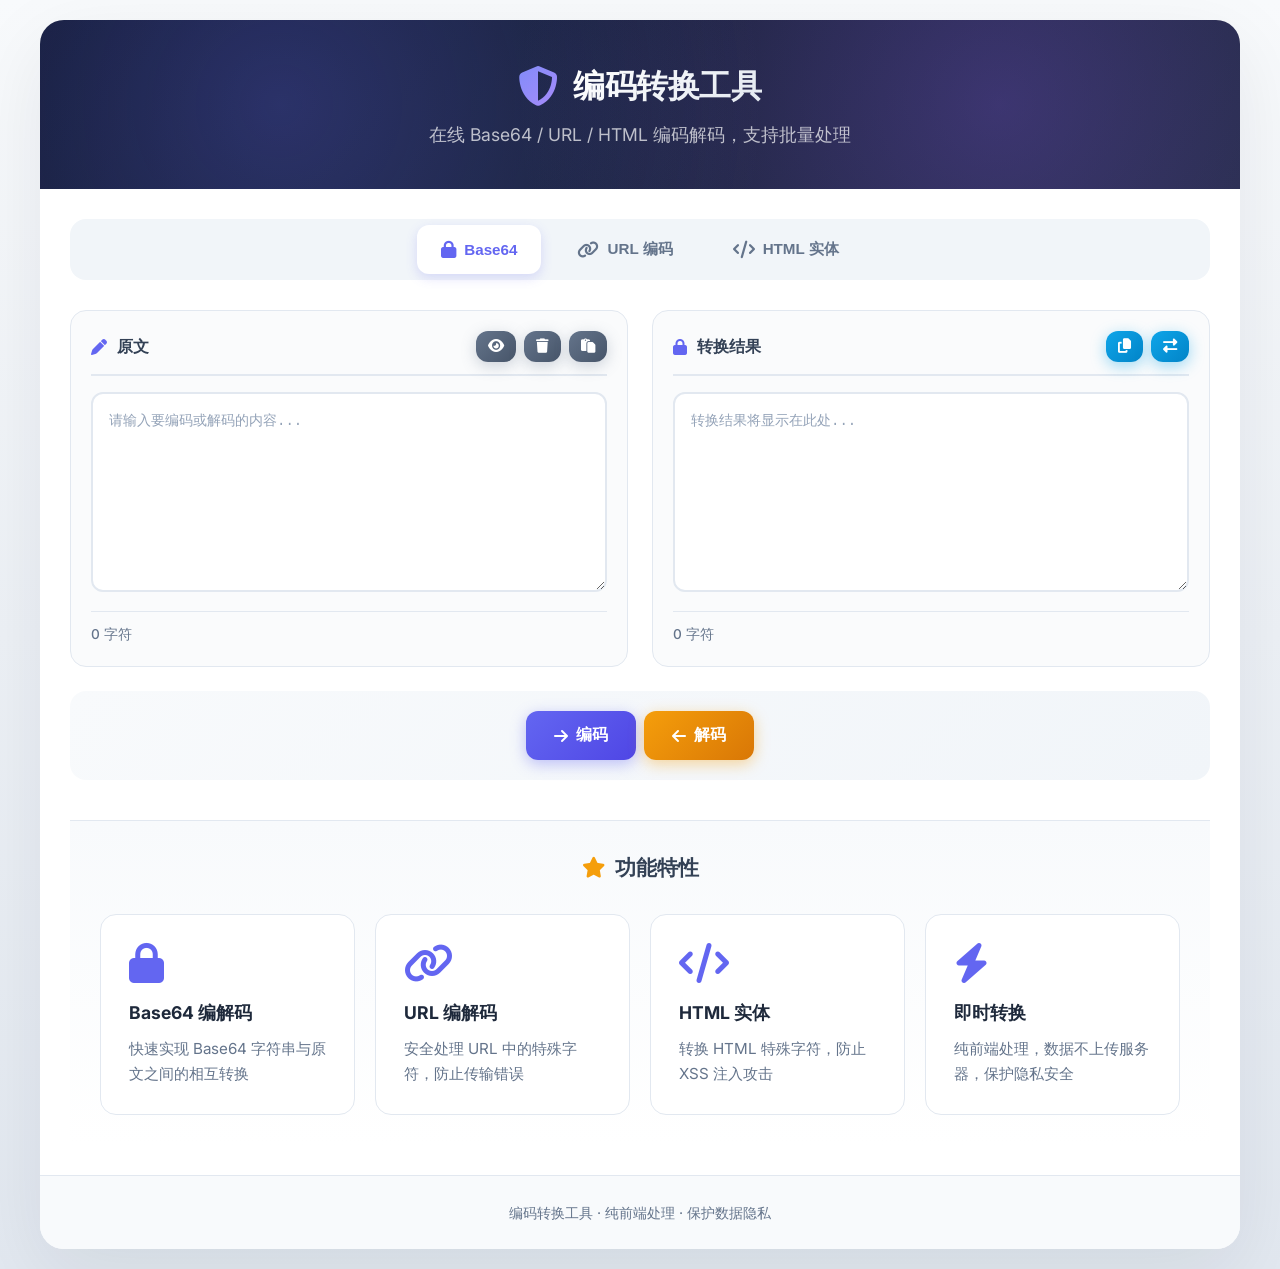
<file: En-decode/index.html>
<!DOCTYPE html>
<html lang="zh-CN">
<head>
    <meta charset="UTF-8">
    <meta name="viewport" content="width=device-width, initial-scale=1.0">
    <title>编码转换工具 - Base64/URL/HTML</title>
    <link rel="stylesheet" href="css/style.css">
    <link rel="stylesheet" href="https://cdnjs.cloudflare.com/ajax/libs/font-awesome/6.4.0/css/all.min.css">
    <link href="https://fonts.googleapis.com/css2?family=Inter:wght@300;400;500;600;700&display=swap" rel="stylesheet">
</head>
<body>
    <div class="container">
        <header class="header">
            <div class="logo">
                <i class="fas fa-shield-halved"></i>
                <h1>编码转换工具</h1>
            </div>
            <p class="subtitle">在线 Base64 / URL / HTML 编码解码，支持批量处理</p>
        </header>

        <main class="main-content">
            <!-- 工具选择器 -->
            <div class="tool-selector">
                <div class="tool-tabs">
                    <button class="tool-tab active" data-tool="base64">
                        <i class="fas fa-lock"></i>
                        Base64
                    </button>
                    <button class="tool-tab" data-tool="url">
                        <i class="fas fa-link"></i>
                        URL 编码
                    </button>
                    <button class="tool-tab" data-tool="html">
                        <i class="fas fa-code"></i>
                        HTML 实体
                    </button>
                </div>
            </div>

            <div class="tool-container">
                <!-- Base64 工具 -->
                <div class="tool-section active" id="base64-tool">
                    <div class="editor-layout">
                        <div class="editor-panel">
                            <div class="section-header">
                                <h3><i class="fas fa-pen"></i> 原文</h3>
                                <div class="action-buttons">
                                    <button class="btn btn-secondary btn-sm" id="base64-example" title="加载示例">
                                        <i class="fas fa-eye"></i>
                                    </button>
                                    <button class="btn btn-secondary btn-sm" id="base64-clear" title="清空">
                                        <i class="fas fa-trash"></i>
                                    </button>
                                    <button class="btn btn-secondary btn-sm" id="base64-paste" title="粘贴">
                                        <i class="fas fa-paste"></i>
                                    </button>
                                </div>
                            </div>
                            <div class="code-editor">
                                <textarea id="base64-input" placeholder="请输入要编码或解码的内容..."></textarea>
                            </div>
                            <div class="editor-footer">
                                <span class="char-count" id="base64-input-count">0 字符</span>
                            </div>
                        </div>

                        <div class="editor-panel">
                            <div class="section-header">
                                <h3><i class="fas fa-lock"></i> 转换结果</h3>
                                <div class="action-buttons">
                                    <button class="btn btn-info btn-sm" id="base64-copy" title="复制结果">
                                        <i class="fas fa-copy"></i>
                                    </button>
                                    <button class="btn btn-info btn-sm" id="base64-swap" title="交换内容">
                                        <i class="fas fa-exchange-alt"></i>
                                    </button>
                                </div>
                            </div>
                            <div class="code-editor">
                                <textarea id="base64-output" placeholder="转换结果将显示在此处..." readonly></textarea>
                            </div>
                            <div class="editor-footer">
                                <span class="char-count" id="base64-output-count">0 字符</span>
                            </div>
                        </div>
                    </div>

                    <!-- 操作按钮 -->
                    <div class="controls-section">
                        <div class="action-buttons">
                            <button class="btn btn-primary" id="base64-encode">
                                <i class="fas fa-arrow-right"></i> 编码
                            </button>
                            <button class="btn btn-warning" id="base64-decode">
                                <i class="fas fa-arrow-left"></i> 解码
                            </button>
                        </div>
                    </div>

                    <!-- 状态提示 -->
                    <div class="status-panel" id="base64-status" style="display: none;">
                        <div class="status-card" id="base64-status-card">
                            <i class="fas fa-check-circle"></i>
                            <span id="base64-status-text">转换成功</span>
                        </div>
                    </div>
                </div>

                <!-- URL 编码工具 -->
                <div class="tool-section" id="url-tool">
                    <div class="editor-layout">
                        <div class="editor-panel">
                            <div class="section-header">
                                <h3><i class="fas fa-pen"></i> 原文</h3>
                                <div class="action-buttons">
                                    <button class="btn btn-secondary btn-sm" id="url-example" title="加载示例">
                                        <i class="fas fa-eye"></i>
                                    </button>
                                    <button class="btn btn-secondary btn-sm" id="url-clear" title="清空">
                                        <i class="fas fa-trash"></i>
                                    </button>
                                    <button class="btn btn-secondary btn-sm" id="url-paste" title="粘贴">
                                        <i class="fas fa-paste"></i>
                                    </button>
                                </div>
                            </div>
                            <div class="code-editor">
                                <textarea id="url-input" placeholder="请输入要编码或解码的 URL..."></textarea>
                            </div>
                            <div class="editor-footer">
                                <span class="char-count" id="url-input-count">0 字符</span>
                            </div>
                        </div>

                        <div class="editor-panel">
                            <div class="section-header">
                                <h3><i class="fas fa-link"></i> 转换结果</h3>
                                <div class="action-buttons">
                                    <button class="btn btn-info btn-sm" id="url-copy" title="复制结果">
                                        <i class="fas fa-copy"></i>
                                    </button>
                                    <button class="btn btn-info btn-sm" id="url-swap" title="交换内容">
                                        <i class="fas fa-exchange-alt"></i>
                                    </button>
                                </div>
                            </div>
                            <div class="code-editor">
                                <textarea id="url-output" placeholder="转换结果将显示在此处..." readonly></textarea>
                            </div>
                            <div class="editor-footer">
                                <span class="char-count" id="url-output-count">0 字符</span>
                            </div>
                        </div>
                    </div>

                    <div class="controls-section">
                        <div class="action-buttons">
                            <button class="btn btn-primary" id="url-encode">
                                <i class="fas fa-arrow-right"></i> 编码
                            </button>
                            <button class="btn btn-warning" id="url-decode">
                                <i class="fas fa-arrow-left"></i> 解码
                            </button>
                        </div>
                    </div>

                    <div class="status-panel" id="url-status" style="display: none;">
                        <div class="status-card" id="url-status-card">
                            <i class="fas fa-check-circle"></i>
                            <span id="url-status-text">转换成功</span>
                        </div>
                    </div>
                </div>

                <!-- HTML 实体工具 -->
                <div class="tool-section" id="html-tool">
                    <div class="editor-layout">
                        <div class="editor-panel">
                            <div class="section-header">
                                <h3><i class="fas fa-pen"></i> 原文</h3>
                                <div class="action-buttons">
                                    <button class="btn btn-secondary btn-sm" id="html-example" title="加载示例">
                                        <i class="fas fa-eye"></i>
                                    </button>
                                    <button class="btn btn-secondary btn-sm" id="html-clear" title="清空">
                                        <i class="fas fa-trash"></i>
                                    </button>
                                    <button class="btn btn-secondary btn-sm" id="html-paste" title="粘贴">
                                        <i class="fas fa-paste"></i>
                                    </button>
                                </div>
                            </div>
                            <div class="code-editor">
                                <textarea id="html-input" placeholder="请输入要编码或解码的 HTML 内容..."></textarea>
                            </div>
                            <div class="editor-footer">
                                <span class="char-count" id="html-input-count">0 字符</span>
                            </div>
                        </div>

                        <div class="editor-panel">
                            <div class="section-header">
                                <h3><i class="fas fa-code"></i> 转换结果</h3>
                                <div class="action-buttons">
                                    <button class="btn btn-info btn-sm" id="html-copy" title="复制结果">
                                        <i class="fas fa-copy"></i>
                                    </button>
                                    <button class="btn btn-info btn-sm" id="html-swap" title="交换内容">
                                        <i class="fas fa-exchange-alt"></i>
                                    </button>
                                </div>
                            </div>
                            <div class="code-editor">
                                <textarea id="html-output" placeholder="转换结果将显示在此处..." readonly></textarea>
                            </div>
                            <div class="editor-footer">
                                <span class="char-count" id="html-output-count">0 字符</span>
                            </div>
                        </div>
                    </div>

                    <div class="controls-section">
                        <div class="action-buttons">
                            <button class="btn btn-primary" id="html-encode">
                                <i class="fas fa-arrow-right"></i> 编码
                            </button>
                            <button class="btn btn-warning" id="html-decode">
                                <i class="fas fa-arrow-left"></i> 解码
                            </button>
                        </div>
                    </div>

                    <div class="status-panel" id="html-status" style="display: none;">
                        <div class="status-card" id="html-status-card">
                            <i class="fas fa-check-circle"></i>
                            <span id="html-status-text">转换成功</span>
                        </div>
                    </div>
                </div>
            </div>

            <!-- 功能特性 -->
            <div class="features-section">
                <h3><i class="fas fa-star"></i> 功能特性</h3>
                <div class="features-grid">
                    <div class="feature">
                        <i class="fas fa-lock"></i>
                        <h4>Base64 编解码</h4>
                        <p>快速实现 Base64 字符串与原文之间的相互转换</p>
                    </div>
                    <div class="feature">
                        <i class="fas fa-link"></i>
                        <h4>URL 编解码</h4>
                        <p>安全处理 URL 中的特殊字符，防止传输错误</p>
                    </div>
                    <div class="feature">
                        <i class="fas fa-code"></i>
                        <h4>HTML 实体</h4>
                        <p>转换 HTML 特殊字符，防止 XSS 注入攻击</p>
                    </div>
                    <div class="feature">
                        <i class="fas fa-bolt"></i>
                        <h4>即时转换</h4>
                        <p>纯前端处理，数据不上传服务器，保护隐私安全</p>
                    </div>
                </div>
            </div>
        </main>

        <footer class="footer">
            <p>编码转换工具 · 纯前端处理 · 保护数据隐私</p>
        </footer>
    </div>

    <div class="toast" id="toast"></div>

    <script src="js/base64.js"></script>
    <script src="js/url-encoder.js"></script>
    <script src="js/html-encoder.js"></script>
    <script src="js/main.js"></script>
</body>
</html>
</file>
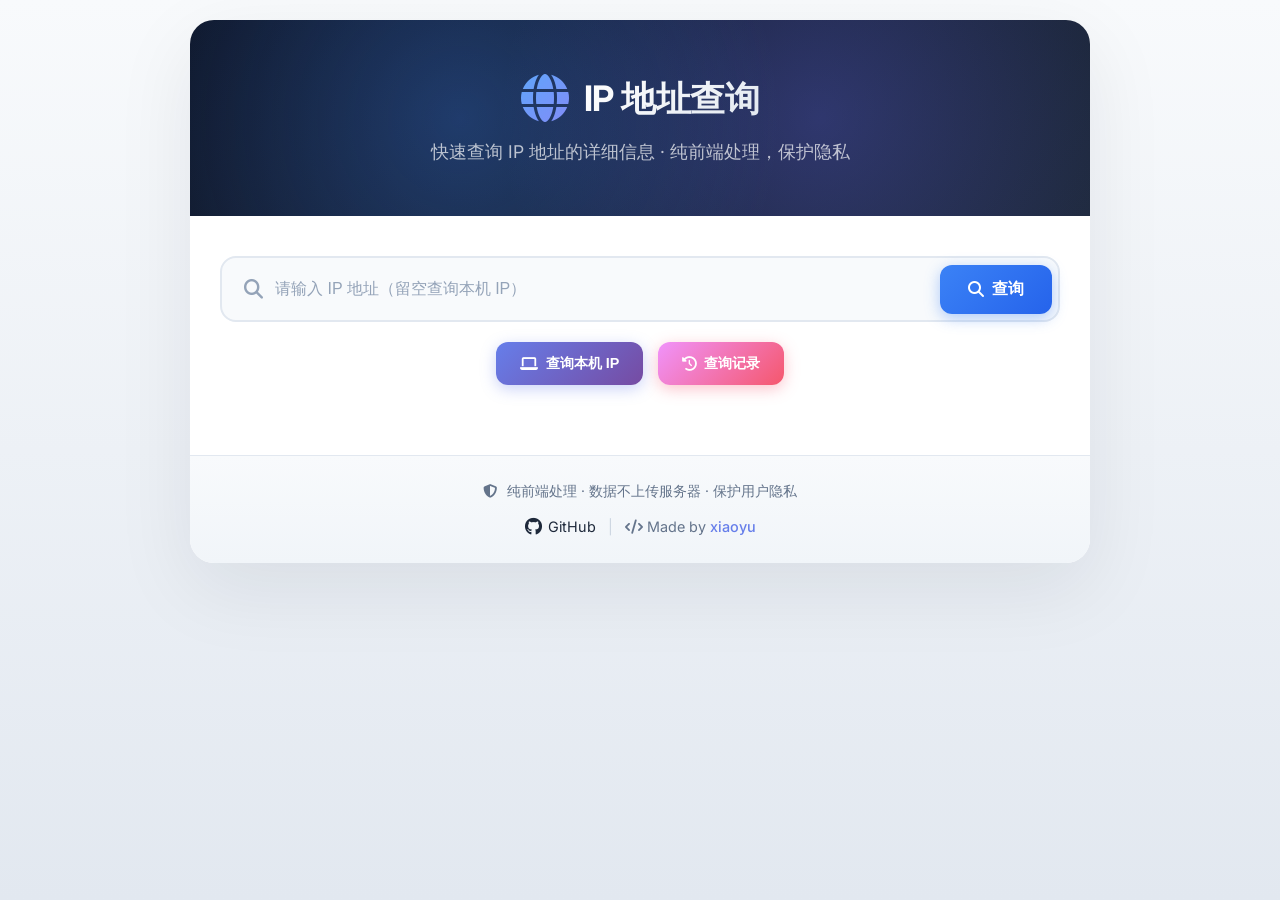
<file: IP-Lookup/index.html>
<!DOCTYPE html>
<html lang="zh-CN">
<head>
    <meta charset="UTF-8">
    <meta name="viewport" content="width=device-width, initial-scale=1.0">
    <title>IP 地址查询 - IP Lookup</title>
    <meta name="description" content="在线查询IP地址的详细信息，包括归属地、运营商、地理位置等">
    <link rel="stylesheet" href="css/style.css">
    <link rel="stylesheet" href="https://cdnjs.cloudflare.com/ajax/libs/font-awesome/6.4.0/css/all.min.css">
    <link href="https://fonts.googleapis.com/css2?family=Inter:wght@300;400;500;600;700&display=swap" rel="stylesheet">
    <script src="https://webapi.amap.com/maps?v=2.0&key=0cebf0811f85cb414a1a3eeec95b4b2e&securityConfig={"securityJsCode":"6f5d9ea115459b3341a50547e62e6f2d"}"></script>
</head>
<body>
    <div class="container">
        <header class="header">
            <div class="logo">
                <i class="fas fa-globe"></i>
                <h1>IP 地址查询</h1>
            </div>
            <p class="subtitle">快速查询 IP 地址的详细信息 · 纯前端处理，保护隐私</p>
        </header>

        <main class="main-content">
            <div class="search-section">
                <div class="search-box">
                    <i class="fas fa-search search-icon"></i>
                    <input type="text" id="ip-input" placeholder="请输入 IP 地址（留空查询本机 IP）" autocomplete="off">
                    <button class="btn btn-primary" id="search-btn">
                        <i class="fas fa-search"></i>
                        <span>查询</span>
                    </button>
                </div>
                <div class="quick-actions">
                    <button class="quick-btn" id="my-ip-btn">
                        <i class="fas fa-laptop"></i>
                        查询本机 IP
                    </button>
                    <button class="quick-btn" id="history-btn">
                        <i class="fas fa-history"></i>
                        查询记录
                    </button>
                </div>
            </div>

            <div class="loading-section" id="loading" style="display: none;">
                <div class="loading-spinner">
                    <div class="spinner"></div>
                    <span>正在查询中...</span>
                </div>
            </div>

            <div class="result-section" id="result-section" style="display: none;">
                <div class="result-card">
                    <div class="result-header">
                        <div class="result-ip">
                            <i class="fas fa-network-wired"></i>
                            <span id="display-ip">-</span>
                        </div>
                        <div class="result-status success" id="result-status">
                            <i class="fas fa-check-circle"></i>
                            <span>查询成功</span>
                        </div>
                    </div>
                    
                    <div class="result-grid">
                        <div class="result-item">
                            <div class="item-icon"><i class="fas fa-map-marker-alt"></i></div>
                            <div class="item-content">
                                <label>归属地</label>
                                <span id="country">-</span>
                            </div>
                        </div>
                        <div class="result-item">
                            <div class="item-icon"><i class="fas fa-building"></i></div>
                            <div class="item-content">
                                <label>运营商</label>
                                <span id="isp">-</span>
                            </div>
                        </div>
                        <div class="result-item">
                            <div class="item-icon"><i class="fas fa-server"></i></div>
                            <div class="item-content">
                                <label>网络类型</label>
                                <span id="org">-</span>
                            </div>
                        </div>
                        <div class="result-item">
                            <div class="item-icon"><i class="fas fa-flag"></i></div>
                            <div class="item-content">
                                <label>国家/地区</label>
                                <span id="region">-</span>
                            </div>
                        </div>
                        <div class="result-item">
                            <div class="item-icon"><i class="fas fa-city"></i></div>
                            <div class="item-content">
                                <label>城市</label>
                                <span id="city">-</span>
                            </div>
                        </div>
                        <div class="result-item">
                            <div class="item-icon"><i class="fas fa-clock"></i></div>
                            <div class="item-content">
                                <label>时区</label>
                                <span id="timezone">-</span>
                            </div>
                        </div>
                    </div>

                    <div class="map-section" id="map-container">
                        <div class="map-placeholder" id="map-placeholder">
                            <i class="fas fa-map-marked-alt"></i>
                            <span>地理位置</span>
                        </div>
                        <div id="map-content" style="display: none;">
                            <div class="map-coords" id="map-coords"></div>
                            <div id="amap-container" style="width:100%;height:250px;"></div>
                        </div>
                    </div>

                    <div class="result-actions">
                        <button class="btn btn-secondary" id="copy-result">
                            <i class="fas fa-copy"></i> 复制结果
                        </button>
                        <button class="btn btn-outline" id="new-search">
                            <i class="fas fa-redo"></i> 新查询
                        </button>
                    </div>
                </div>
            </div>

            <div class="error-section" id="error-section" style="display: none;">
                <div class="error-card">
                    <i class="fas fa-exclamation-triangle"></i>
                    <h3>查询失败</h3>
                    <p id="error-message">请检查输入的 IP 地址格式是否正确</p>
                    <button class="btn btn-primary" id="retry-btn">
                        <i class="fas fa-redo"></i> 重新查询
                    </button>
                </div>
            </div>

            <!-- 查询记录弹窗 -->
            <div class="modal-overlay" id="history-modal" style="display: none;">
                <div class="modal-content">
                    <div class="modal-header">
                        <h3><i class="fas fa-history"></i> 查询记录</h3>
                        <button class="modal-close" id="close-history">&times;</button>
                    </div>
                    <div class="modal-body">
                        <div id="history-list"></div>
                    </div>
                    <div class="modal-footer">
                        <button class="btn btn-danger" id="clear-history">
                            <i class="fas fa-trash"></i> 清空记录
                        </button>
                    </div>
                </div>
            </div>
        </main>

        <footer class="footer">
            <div class="footer-privacy">
                <p><i class="fas fa-shield-alt"></i> 纯前端处理 · 数据不上传服务器 · 保护用户隐私</p>
            </div>
            <div class="footer-links">
                <a href="https://github.com" target="_blank" class="footer-link">
                    <i class="fab fa-github"></i> GitHub
                </a>
                <span class="footer-divider">|</span>
                <span class="footer-author">
                    <i class="fas fa-code"></i> Made by <a href="https://github.com/sangxiaoyu" class="author-name">xiaoyu</a>
                </span>
            </div>
        </footer>
    </div>

    <div class="toast" id="toast"></div>
    <script src="js/ip-lookup.js"></script>
</body>
</html>
</file>
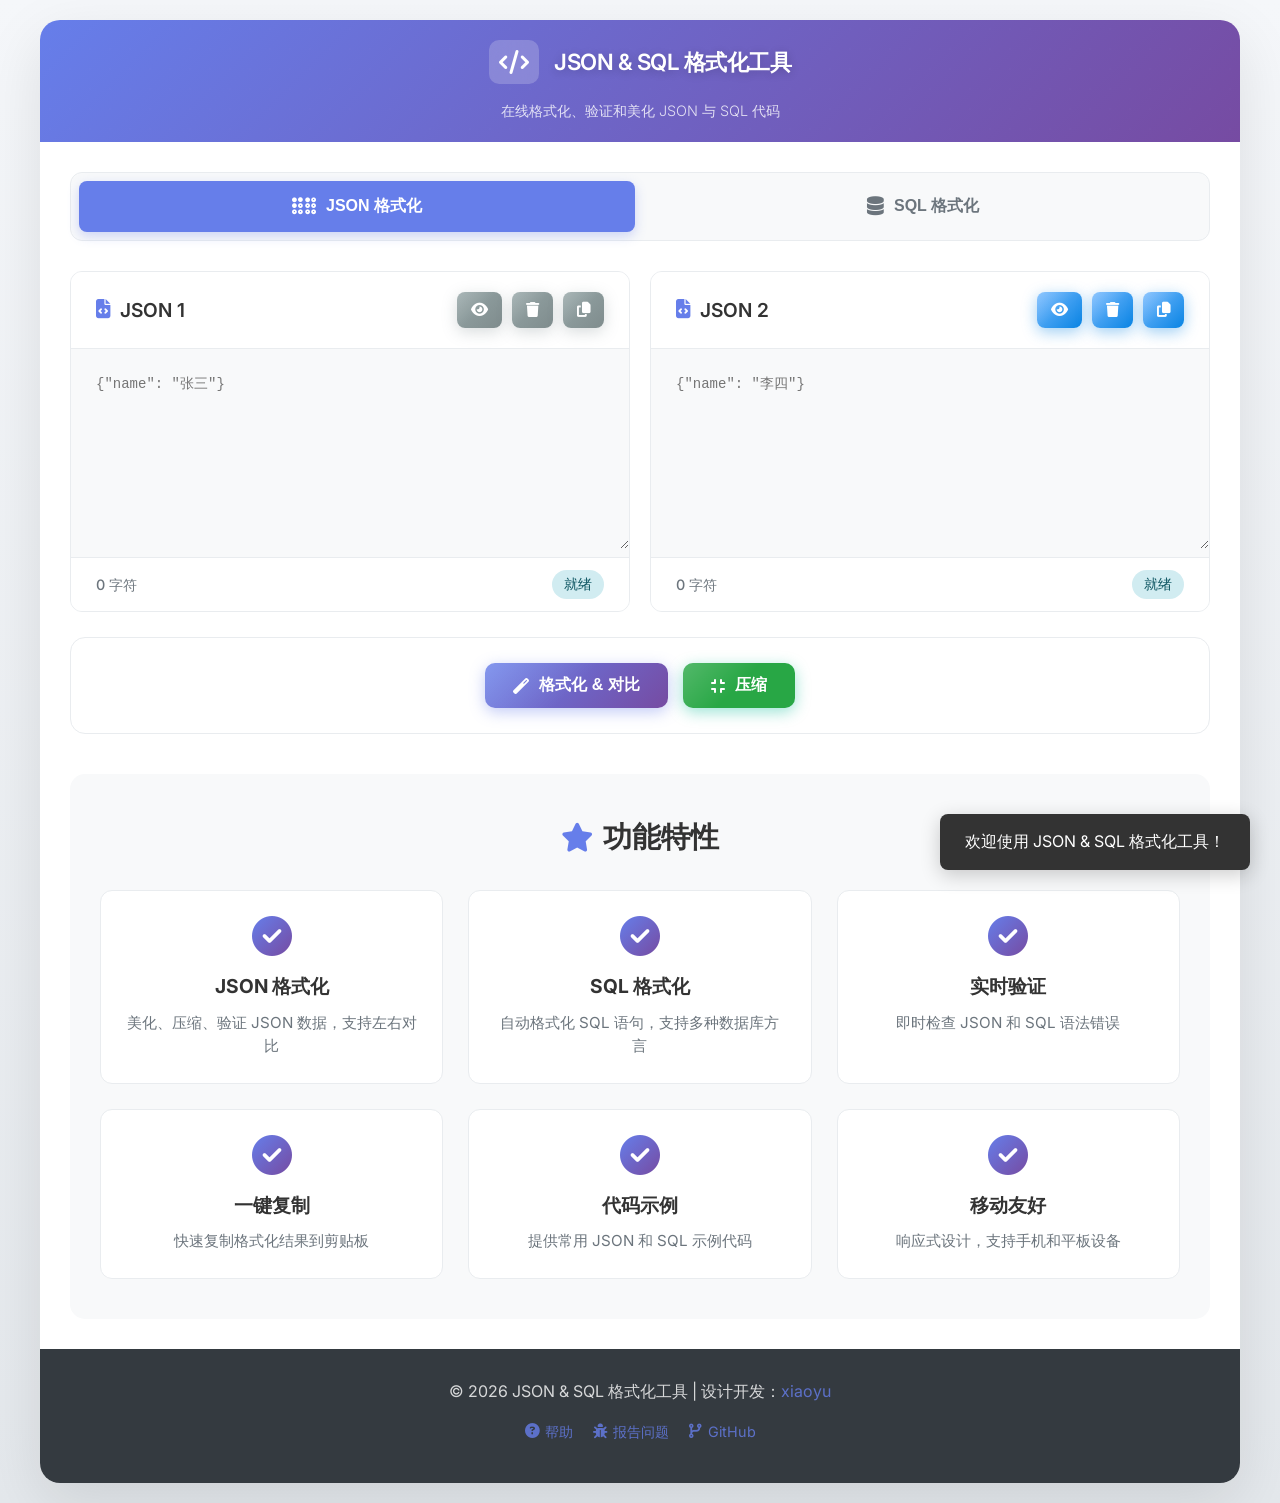
<file: JsonHelper/index.html>
<!DOCTYPE html>
<html lang="zh-CN">
<head>
    <meta charset="UTF-8">
    <meta name="viewport" content="width=device-width, initial-scale=1.0, maximum-scale=1.0, user-scalable=no">
    <meta name="apple-mobile-web-app-capable" content="yes">
    <meta name="mobile-web-app-capable" content="yes">
    <title>JSON & SQL 格式化工具</title>
    <link rel="stylesheet" href="css/style.css">
    <link rel="stylesheet" href="https://cdnjs.cloudflare.com/ajax/libs/font-awesome/6.4.0/css/all.min.css">
    <link href="https://fonts.googleapis.com/css2?family=Inter:wght@300;400;500;600;700&display=swap" rel="stylesheet">
</head>
<body>
    <div class="container">
        <header class="header">
            <div class="logo">
                <i class="fas fa-code"></i>
                <h1>JSON & SQL 格式化工具</h1>
            </div>
            <p class="subtitle">在线格式化、验证和美化 JSON 与 SQL 代码</p>
        </header>

        <main class="main-content">
            <div class="tool-selector">
                <div class="tool-tabs">
                    <button class="tool-tab active" data-tool="json">
                        <i class="fas fa-braille"></i>
                        JSON 格式化
                    </button>
                    <button class="tool-tab" data-tool="sql">
                        <i class="fas fa-database"></i>
                        SQL 格式化
                    </button>
                </div>
            </div>

            <div class="tool-container">
                <!-- JSON 格式化工具 -->
                <div class="tool-section active" id="json-tool">
                    <div class="json-editor-layout">
                        <div class="json-editor-panel">
                            <div class="section-header">
                                <h3><i class="fas fa-file-code"></i> JSON 1</h3>
                                <div class="action-buttons">
                                    <button class="btn btn-secondary btn-sm" id="json-example-left" title="加载示例JSON"><i class="fas fa-eye"></i></button>
                                    <button class="btn btn-secondary btn-sm" id="json-clear-left" title="清空内容"><i class="fas fa-trash"></i></button>
                                    <button class="btn btn-secondary btn-sm" id="json-paste-left" title="复制到剪贴板"><i class="fas fa-copy"></i></button>
                                </div>
                            </div>
                            <div class="code-editor">
                                <textarea id="json-input-left" placeholder='{"name": "张三"}'></textarea>
                            </div>
                            <div class="editor-footer">
                                <span class="char-count" id="json-left-count">0 字符</span>
                                <span class="status" id="json-left-status">就绪</span>
                            </div>
                        </div>

                        <div class="json-editor-panel">
                            <div class="section-header">
                                <h3><i class="fas fa-file-code"></i> JSON 2</h3>
                                <div class="action-buttons">
                                    <button class="btn btn-info btn-sm" id="json-example-right" title="加载示例JSON"><i class="fas fa-eye"></i></button>
                                    <button class="btn btn-info btn-sm" id="json-clear-right" title="清空内容"><i class="fas fa-trash"></i></button>
                                    <button class="btn btn-info btn-sm" id="json-paste-right" title="复制到剪贴板"><i class="fas fa-copy"></i></button>
                                </div>
                            </div>
                            <div class="code-editor">
                                <textarea id="json-input-right" placeholder='{"name": "李四"}'></textarea>
                            </div>
                            <div class="editor-footer">
                                <span class="char-count" id="json-right-count">0 字符</span>
                                <span class="status" id="json-right-status">就绪</span>
                            </div>
                        </div>
                    </div>

                    <div class="controls-section">
                        <div class="action-buttons">
                            <button class="btn btn-primary" id="json-format" title="格式化JSON并对比两个JSON的差异"><i class="fas fa-magic"></i> 格式化 & 对比</button>
                            <button class="btn btn-success" id="json-minify" title="压缩JSON为单行格式"><i class="fas fa-compress"></i> 压缩</button>
                        </div>
                    </div>

                    <!-- 差异汇总 -->
                    <div class="diff-summary-panel" id="diff-summary" style="display: none;">
                        <div class="diff-cards">
                            <div class="diff-card diff-equal-card" id="diff-equal-card">
                                <i class="fas fa-check-circle"></i>
                                <span>完全相同</span>
                            </div>
                            <div class="diff-card diff-added-card" id="diff-added-card" style="display: none;">
                                <i class="fas fa-plus-circle"></i>
                                <span>新增 <b id="diff-added-count">0</b> 项</span>
                            </div>
                            <div class="diff-card diff-removed-card" id="diff-removed-card" style="display: none;">
                                <i class="fas fa-minus-circle"></i>
                                <span>删除 <b id="diff-removed-count">0</b> 项</span>
                            </div>
                            <div class="diff-card diff-modified-card" id="diff-modified-card" style="display: none;">
                                <i class="fas fa-pen-circle"></i>
                                <span>修改 <b id="diff-modified-count">0</b> 项</span>
                            </div>
                            <div class="diff-card diff-error-card" id="diff-error-card" style="display: none;">
                                <i class="fas fa-exclamation-triangle"></i>
                                <span>语法错误</span>
                            </div>
                        </div>
                        <div class="diff-detail" id="diff-detail"></div>
                    </div>
                </div>

                <!-- SQL 格式化工具 -->
                <div class="tool-section" id="sql-tool">
                    <div class="json-editor-layout">
                        <div class="json-editor-panel">
                            <div class="section-header">
                                <h3><i class="fas fa-file-code"></i> SQL 1</h3>
                                <div class="action-buttons">
                                    <button class="btn btn-secondary btn-sm" id="sql-example-left" title="加载示例SQL"><i class="fas fa-eye"></i></button>
                                    <button class="btn btn-secondary btn-sm" id="sql-clear-left" title="清空内容"><i class="fas fa-trash"></i></button>
                                    <button class="btn btn-secondary btn-sm" id="sql-paste-left" title="复制到剪贴板"><i class="fas fa-copy"></i></button>
                                </div>
                            </div>
                            <div class="code-editor">
                                <textarea id="sql-input-left" placeholder="SELECT * FROM users WHERE id = 1"></textarea>
                            </div>
                            <div class="editor-footer">
                                <span class="char-count" id="sql-left-count">0 字符</span>
                                <span class="status" id="sql-left-status">就绪</span>
                            </div>
                        </div>

                        <div class="json-editor-panel">
                            <div class="section-header">
                                <h3><i class="fas fa-file-code"></i> SQL 2</h3>
                                <div class="action-buttons">
                                    <button class="btn btn-info btn-sm" id="sql-example-right" title="加载示例SQL"><i class="fas fa-eye"></i></button>
                                    <button class="btn btn-info btn-sm" id="sql-clear-right" title="清空内容"><i class="fas fa-trash"></i></button>
                                    <button class="btn btn-info btn-sm" id="sql-paste-right" title="复制到剪贴板"><i class="fas fa-copy"></i></button>
                                </div>
                            </div>
                            <div class="code-editor">
                                <textarea id="sql-input-right" placeholder="SELECT id, name FROM orders"></textarea>
                            </div>
                            <div class="editor-footer">
                                <span class="char-count" id="sql-right-count">0 字符</span>
                                <span class="status" id="sql-right-status">就绪</span>
                            </div>
                        </div>
                    </div>

                    <div class="controls-section">
                        <div class="action-buttons">
                            <button class="btn btn-primary" id="sql-format" title="格式化SQL并对比差异"><i class="fas fa-magic"></i> 格式化 & 对比</button>
                            <button class="btn btn-success" id="sql-minify" title="压缩SQL为单行格式"><i class="fas fa-compress"></i> 压缩</button>
                        </div>
                    </div>

                    <!-- SQL 汇总 -->
                    <div class="diff-summary-panel" id="sql-summary" style="display: none;">
                        <div class="diff-cards">
                            <div class="diff-card diff-equal-card" id="sql-equal-card">
                                <i class="fas fa-check-circle"></i>
                                <span>格式化成功</span>
                            </div>
                            <div class="diff-card diff-added-card" id="sql-added-card" style="display: none;">
                                <i class="fas fa-plus-circle"></i>
                                <span>新增 <b id="sql-added-count">0</b> 项</span>
                            </div>
                            <div class="diff-card diff-removed-card" id="sql-removed-card" style="display: none;">
                                <i class="fas fa-minus-circle"></i>
                                <span>删除 <b id="sql-removed-count">0</b> 项</span>
                            </div>
                            <div class="diff-card diff-error-card-sql" id="sql-error-card" style="display: none;">
                                <i class="fas fa-exclamation-triangle"></i>
                                <span>语法错误</span>
                            </div>
                        </div>
                        <div class="diff-detail" id="sql-detail"></div>
                    </div>
                </div>
            </div>

            <div class="features-section">
                <h3><i class="fas fa-star"></i> 功能特性</h3>
                <div class="features-grid">
                    <div class="feature">
                        <i class="fas fa-check-circle"></i>
                        <h4>JSON 格式化</h4>
                        <p>美化、压缩、验证 JSON 数据，支持左右对比</p>
                    </div>
                    <div class="feature">
                        <i class="fas fa-check-circle"></i>
                        <h4>SQL 格式化</h4>
                        <p>自动格式化 SQL 语句，支持多种数据库方言</p>
                    </div>
                    <div class="feature">
                        <i class="fas fa-check-circle"></i>
                        <h4>实时验证</h4>
                        <p>即时检查 JSON 和 SQL 语法错误</p>
                    </div>
                    <div class="feature">
                        <i class="fas fa-check-circle"></i>
                        <h4>一键复制</h4>
                        <p>快速复制格式化结果到剪贴板</p>
                    </div>
                    <div class="feature">
                        <i class="fas fa-check-circle"></i>
                        <h4>代码示例</h4>
                        <p>提供常用 JSON 和 SQL 示例代码</p>
                    </div>
                    <div class="feature">
                        <i class="fas fa-check-circle"></i>
                        <h4>移动友好</h4>
                        <p>响应式设计，支持手机和平板设备</p>
                    </div>
                </div>
            </div>
        </main>

        <footer class="footer">
            <p>© 2026 JSON & SQL 格式化工具 | 设计开发：<a href="https://github.com/sangxiaoyu">xiaoyu</a></p>
            <p class="footer-links">
                <a href="#"><i class="fas fa-question-circle"></i> 帮助</a>
                <a href="#"><i class="fas fa-bug"></i> 报告问题</a>
                <a href="#"><i class="fas fa-code-branch"></i> GitHub</a>
            </p>
        </footer>
    </div>

    <!-- 消息提示 -->
    <div class="toast" id="toast"></div>

    <!-- 脚本文件 -->
    <script src="js/main.js"></script>
    <script src="js/json-formatter.js"></script>
    <script src="js/sql-formatter.js"></script>
    <script src="js/utils.js"></script>
</body>
</html>
</file>
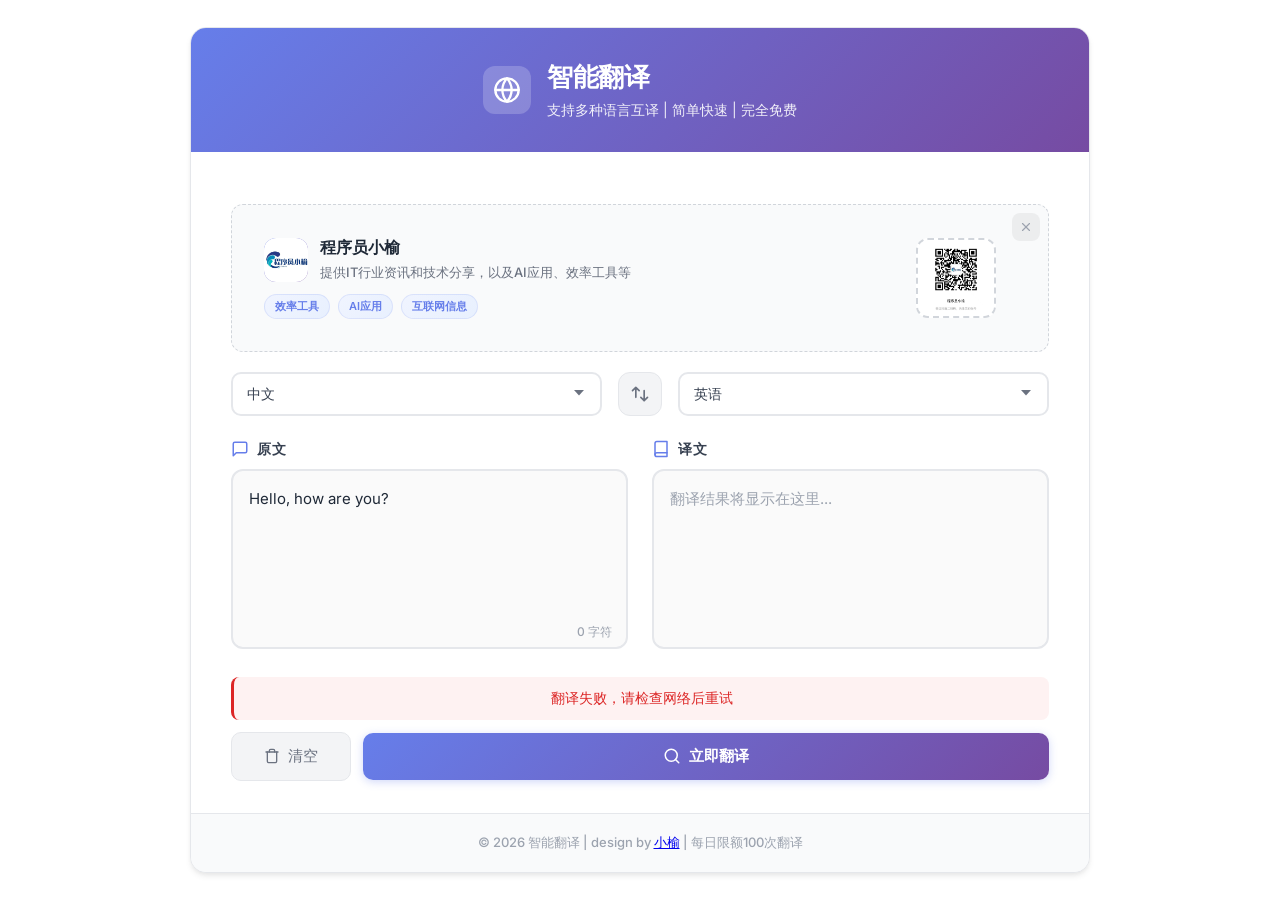
<file: Translate/index.html>
<!DOCTYPE html>
<html lang="zh-CN">
<head>
    <meta charset="UTF-8">
    <meta name="viewport" content="width=device-width, initial-scale=1.0, maximum-scale=1.0, user-scalable=no">
    <meta name="apple-mobile-web-app-capable" content="yes">
    <meta name="mobile-web-app-capable" content="yes">
    <title>翻译工具</title>
    <link rel="stylesheet" href="css/style.css">
</head>
<body>
    <div class="container">
        <div class="header">
            <div class="header-icon">
                <svg viewBox="0 0 24 24" fill="none" stroke="currentColor" stroke-width="2" stroke-linecap="round" stroke-linejoin="round">
                    <circle cx="12" cy="12" r="10"/>
                    <line x1="2" y1="12" x2="22" y2="12"/>
                    <path d="M12 2a15.3 15.3 0 0 1 4 10 15.3 15.3 0 0 1-4 10 15.3 15.3 0 0 1-4-10 15.3 15.3 0 0 1 4-10z"/>
                </svg>
            </div>
            <div class="header-title">
                <h1>智能翻译</h1>
                <p>支持多种语言互译 | 简单快速 | 完全免费</p>
            </div>
        </div>
        
        <div class="translator">
            <!-- 公众号广告位 -->
            <div id="ad1" class="ad-container">
                <button class="ad-close-btn" onclick="hideAdWithAnimation('ad1')" aria-label="关闭广告">
                    <svg xmlns="http://www.w3.org/2000/svg" viewBox="0 0 24 24" fill="none" stroke="currentColor" stroke-width="2" stroke-linecap="round" stroke-linejoin="round">
                        <line x1="18" y1="6" x2="6" y2="18"></line>
                        <line x1="6" y1="6" x2="18" y2="18"></line>
                    </svg>
                </button>
                <div class="ad-placeholder">
                    <svg viewBox="0 0 24 24" fill="none" stroke="currentColor" stroke-width="1.5" stroke-linecap="round" stroke-linejoin="round">
                        <rect x="2" y="7" width="20" height="14" rx="2" ry="2"/>
                        <path d="M16 21V5a2 2 0 0 0-2-2h-4a2 2 0 0 0-2 2v16"/>
                    </svg>
                    <span>广告位</span>
                </div>
            </div>
            <div class="language-selector">
                <div class="select-box">
                    <select id="sourceLang">
                        <option value="auto">自动检测</option>
                        <option value="zh" selected>中文</option>
                        <option value="en">英语</option>
                        <option value="ja">日语</option>
                        <option value="ko">韩语</option>
                        <option value="fr">法语</option>
                        <option value="de">德语</option>
                        <option value="es">西班牙语</option>
                        <option value="ru">俄语</option>
                        <option value="ar">阿拉伯语</option>
                        <option value="th">泰语</option>
                    </select>
                </div>
                
                <button class="swap-button" id="swapLang" title="交换语言">
                    <svg viewBox="0 0 24 24" fill="none" stroke="currentColor" stroke-width="2" stroke-linecap="round" stroke-linejoin="round">
                        <path d="M7 16V4M7 4L3 8M7 4L11 8M17 8v12M17 20l-4-4M17 20l4-4"/>
                    </svg>
                </button>
                
                <div class="select-box">
                    <select id="targetLang">
                        <option value="zh">中文</option>
                        <option value="en" selected>英语</option>
                        <option value="ja">日语</option>
                        <option value="ko">韩语</option>
                        <option value="fr">法语</option>
                        <option value="de">德语</option>
                        <option value="es">西班牙语</option>
                        <option value="ru">俄语</option>
                        <option value="ar">阿拉伯语</option>
                        <option value="th">泰语</option>
                    </select>
                </div>
            </div>
            
            <div class="text-boxes">
                <div class="text-box">
                    <label for="sourceText">
                        <svg viewBox="0 0 24 24" fill="none" stroke="currentColor" stroke-width="2" stroke-linecap="round" stroke-linejoin="round">
                            <path d="M21 15a2 2 0 0 1-2 2H7l-4 4V5a2 2 0 0 1 2-2h14a2 2 0 0 1 2 2z"/>
                        </svg>
                        原文
                    </label>
                    <textarea id="sourceText" placeholder="请输入要翻译的文本..."></textarea>
                </div>
                
                <div class="text-box">
                    <label for="targetText">
                        <svg viewBox="0 0 24 24" fill="none" stroke="currentColor" stroke-width="2" stroke-linecap="round" stroke-linejoin="round">
                            <path d="M4 19.5A2.5 2.5 0 0 1 6.5 17H20"/>
                            <path d="M6.5 2H20v20H6.5A2.5 2.5 0 0 1 4 19.5v-15A2.5 2.5 0 0 1 6.5 2z"/>
                        </svg>
                        译文
                    </label>
                    <textarea id="targetText" placeholder="翻译结果将显示在这里..." readonly></textarea>
                </div>
            </div>
            
            <div class="loading" id="loading">正在翻译</div>
            <div class="error-message" id="errorMessage"></div>
            
            <div class="button-group">
                <button class="clear-btn" id="clearBtn">
                    <svg viewBox="0 0 24 24" fill="none" stroke="currentColor" stroke-width="2" stroke-linecap="round" stroke-linejoin="round">
                        <polyline points="3 6 5 6 21 6"/>
                        <path d="M19 6v14a2 2 0 0 1-2 2H7a2 2 0 0 1-2-2V6m3 0V4a2 2 0 0 1 2-2h4a2 2 0 0 1 2 2v2"/>
                    </svg>
                    清空
                </button>
                <button class="translate-btn" id="translateBtn">
                    <svg viewBox="0 0 24 24" fill="none" stroke="currentColor" stroke-width="2" stroke-linecap="round" stroke-linejoin="round">
                        <circle cx="11" cy="11" r="8"/>
                        <line x1="21" y1="21" x2="16.65" y2="16.65"/>
                    </svg>
                    立即翻译
                </button>
            </div>
        </div>
        
        <div class="footer">
            © 2026 智能翻译 | design by <a href="https://github.com/sangxiaoyu">小榆</a> | 每日限额100次翻译
            <div class="mobile-hint" id="mobileHint">
                <svg viewBox="0 0 24 24" fill="none" stroke="currentColor" stroke-width="2" stroke-linecap="round" stroke-linejoin="round">
                    <rect x="5" y="2" width="14" height="20" rx="2" ry="2"/>
                    <path d="M12 18h.01"/>
                </svg>
                <span>移动设备优化版</span>
            </div>
        </div>
    </div>

    <script src="js/translate.js?v=1.0.2"></script>
    <script src="js/ad-manager.js?v=1.0.2"></script>
    <script src="js/fastclick.js?v=1.0.0"></script>
    <script src="js/mobile-optimize.js?v=1.0.0"></script>
    
    <!-- 移动设备优化脚本 -->
    <script>
        // 移动设备检测
        function isMobileDevice() {
            return /Android|webOS|iPhone|iPad|iPod|BlackBerry|IEMobile|Opera Mini/i.test(navigator.userAgent) ||
                   (window.innerWidth <= 768 && window.innerHeight <= 1024);
        }
        
        // 移动设备优化
        if (isMobileDevice()) {
            document.addEventListener('DOMContentLoaded', function() {
                // 阻止双击缩放
                let lastTouchEnd = 0;
                document.addEventListener('touchend', function(e) {
                    const now = Date.now();
                    if (now - lastTouchEnd <= 300) {
                        e.preventDefault();
                    }
                    lastTouchEnd = now;
                }, false);
                
                // 优化点击延迟
                if ('addEventListener' in document) {
                    document.addEventListener('DOMContentLoaded', function() {
                        FastClick.attach(document.body);
                    }, false);
                }
                
                // 检测横竖屏变化
                window.addEventListener('orientationchange', function() {
                    // 屏幕旋转后重新计算布局
                    setTimeout(function() {
                        window.scrollTo(0, 0);
                    }, 300);
                });
                
                // 移动设备性能优化：减少重绘
                let resizeTimer;
                window.addEventListener('resize', function() {
                    if (resizeTimer) clearTimeout(resizeTimer);
                    resizeTimer = setTimeout(function() {
                        // 屏幕大小变化后优化布局
                    }, 250);
                });
            });
        }
        
        // 移动设备虚拟键盘收起时优化
        document.addEventListener('visibilitychange', function() {
            if (document.hidden && isMobileDevice()) {
                // 当用户切换到其他应用时，保存当前状态
                const sourceText = document.getElementById('sourceText');
                const targetText = document.getElementById('targetText');
                const sourceLang = document.getElementById('sourceLang');
                const targetLang = document.getElementById('targetLang');
                
                try {
                    localStorage.setItem('translate_sourceText', sourceText.value);
                    localStorage.setItem('translate_targetText', targetText.value);
                    localStorage.setItem('translate_sourceLang', sourceLang.value);
                    localStorage.setItem('translate_targetLang', targetLang.value);
                } catch (e) {
                    console.log('本地存储失败:', e);
                }
            }
        });
        
        // 页面恢复时恢复状态
        window.addEventListener('pageshow', function() {
            if (isMobileDevice()) {
                try {
                    const savedSourceText = localStorage.getItem('translate_sourceText');
                    const savedTargetText = localStorage.getItem('translate_targetText');
                    const savedSourceLang = localStorage.getItem('translate_sourceLang');
                    const savedTargetLang = localStorage.getItem('translate_targetLang');
                    
                    if (savedSourceText) {
                        const sourceText = document.getElementById('sourceText');
                        const targetText = document.getElementById('targetText');
                        const sourceLang = document.getElementById('sourceLang');
                        const targetLang = document.getElementById('targetLang');
                        
                        sourceText.value = savedSourceText;
                        targetText.value = savedTargetText || '';
                        sourceLang.value = savedSourceLang || 'auto';
                        targetLang.value = savedTargetLang || 'en';
                    }
                } catch (e) {
                    console.log('状态恢复失败:', e);
                }
            }
        });
    </script>
</body>
</html>
</file>
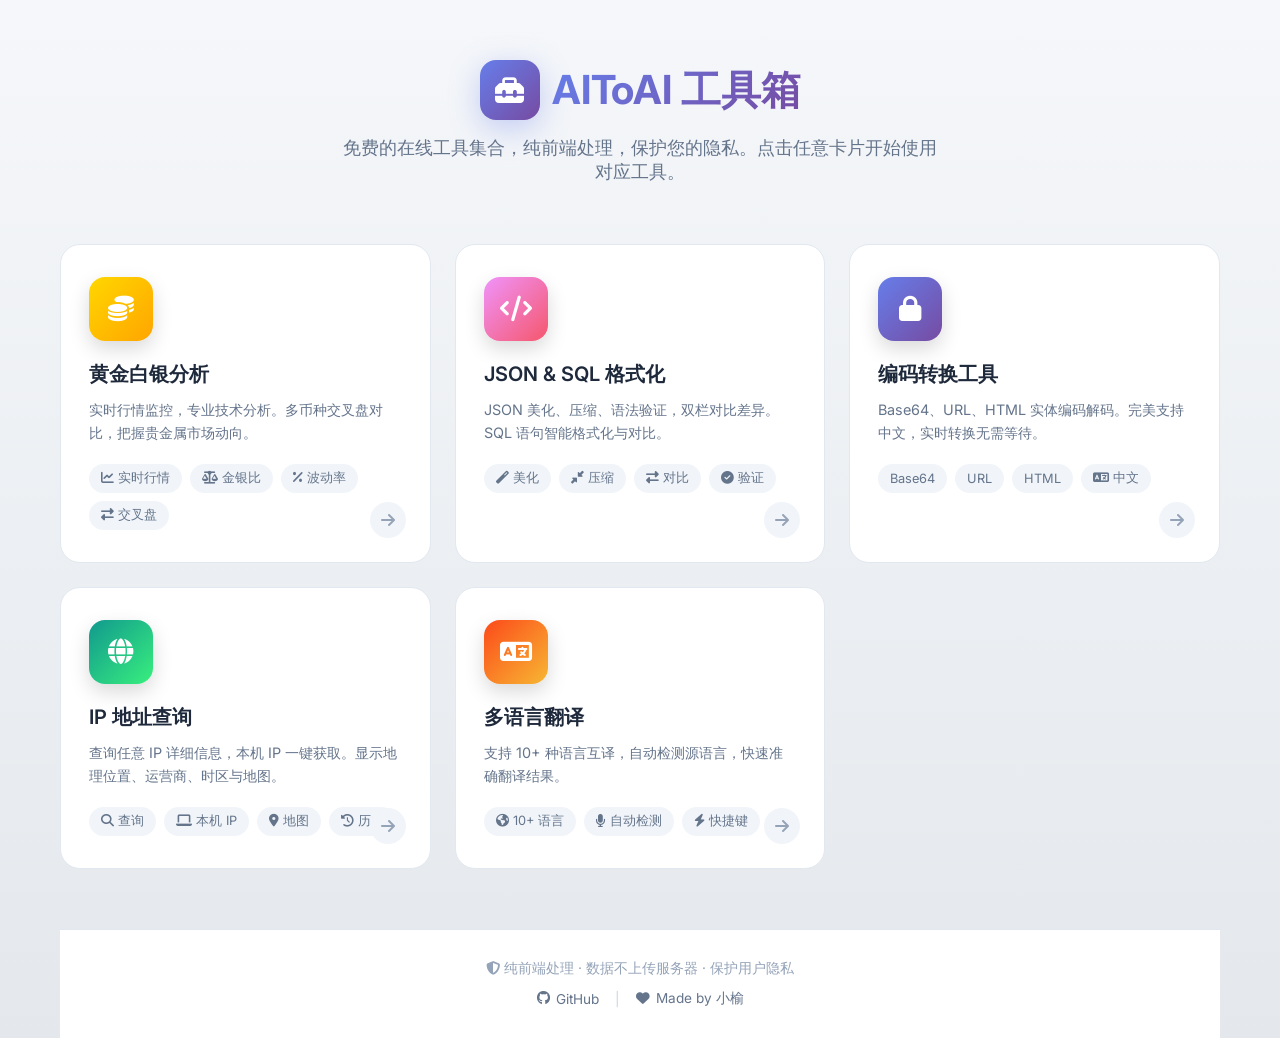
<file: main.html>
<!DOCTYPE html>
<html lang="zh-CN">
<head>
    <meta charset="UTF-8">
    <meta name="viewport" content="width=device-width, initial-scale=1.0">
    <title>AIToAI - 在线工具箱</title>
    <meta name="description" content="免费的在线工具箱，提供 JSON/SQL 格式化、编码转换、IP 查询、翻译等功能">
    <link rel="stylesheet" href="https://cdnjs.cloudflare.com/ajax/libs/font-awesome/6.4.0/css/all.min.css">
    <link href="https://fonts.googleapis.com/css2?family=Inter:wght@300;400;500;600;700&display=swap" rel="stylesheet">
    <style>
        * {
            margin: 0;
            padding: 0;
            box-sizing: border-box;
        }

        body {
            font-family: 'Inter', -apple-system, BlinkMacSystemFont, sans-serif;
            background: linear-gradient(180deg, #f5f7fa 0%, #e4e8ec 100%);
            min-height: 100vh;
            color: #1e293b;
        }

        .container {
            max-width: 1200px;
            margin: 0 auto;
            padding: 0 20px;
        }

        /* Header */
        .header {
            text-align: center;
            padding: 60px 20px 40px;
        }

        .logo {
            display: flex;
            align-items: center;
            justify-content: center;
            gap: 12px;
            margin-bottom: 16px;
        }

        .logo-icon {
            width: 60px;
            height: 60px;
            background: linear-gradient(135deg, #667eea 0%, #764ba2 100%);
            border-radius: 16px;
            display: flex;
            align-items: center;
            justify-content: center;
            font-size: 1.8rem;
            color: white;
            box-shadow: 0 8px 30px rgba(102, 126, 234, 0.35);
        }

        .logo h1 {
            font-size: 2.5rem;
            font-weight: 700;
            background: linear-gradient(135deg, #667eea 0%, #764ba2 100%);
            -webkit-background-clip: text;
            -webkit-text-fill-color: transparent;
            background-clip: text;
        }

        .subtitle {
            color: #64748b;
            font-size: 1.1rem;
            max-width: 600px;
            margin: 0 auto;
        }

        /* Tools Grid */
        .tools-grid {
            display: grid;
            grid-template-columns: repeat(auto-fit, minmax(280px, 1fr));
            gap: 24px;
            padding: 20px 0 60px;
        }

        .tool-card {
            background: white;
            border-radius: 20px;
            padding: 32px 28px;
            text-decoration: none;
            color: inherit;
            transition: all 0.3s ease;
            border: 1px solid #e2e8f0;
            position: relative;
            overflow: hidden;
        }

        .tool-card::before {
            content: '';
            position: absolute;
            top: 0;
            left: 0;
            right: 0;
            height: 4px;
            opacity: 0;
            transition: opacity 0.3s;
        }

        .tool-card:hover {
            transform: translateY(-6px);
            box-shadow: 0 20px 40px rgba(0, 0, 0, 0.1);
            border-color: transparent;
        }

        .tool-card:hover::before {
            opacity: 1;
        }

        .tool-card.json { --accent: #f093fb; --accent-end: #f5576c; }
        .tool-card.encode { --accent: #667eea; --accent-end: #764ba2; }
        .tool-card.ip { --accent: #11998e; --accent-end: #38ef7d; }
        .tool-card.translate { --accent: #fc4a1a; --accent-end: #f7b733; }
        .tool-card.gold { --accent: #ffd700; --accent-end: #ffa500; }

        .tool-card::before {
            background: linear-gradient(135deg, var(--accent) 0%, var(--accent-end) 100%);
        }

        .tool-icon {
            width: 64px;
            height: 64px;
            border-radius: 16px;
            display: flex;
            align-items: center;
            justify-content: center;
            font-size: 1.6rem;
            color: white;
            margin-bottom: 20px;
            background: linear-gradient(135deg, var(--accent) 0%, var(--accent-end) 100%);
            box-shadow: 0 8px 20px rgba(0, 0, 0, 0.15);
        }

        .tool-card h3 {
            font-size: 1.25rem;
            font-weight: 600;
            margin-bottom: 10px;
            color: #1e293b;
        }

        .tool-card p {
            color: #64748b;
            font-size: 0.9rem;
            line-height: 1.6;
            margin-bottom: 20px;
        }

        .tool-features {
            display: flex;
            flex-wrap: wrap;
            gap: 8px;
        }

        .feature-tag {
            background: #f1f5f9;
            color: #64748b;
            padding: 6px 12px;
            border-radius: 20px;
            font-size: 0.8rem;
            display: flex;
            align-items: center;
            gap: 4px;
        }

        .tool-card:hover .feature-tag {
            background: linear-gradient(135deg, var(--accent) 0%, var(--accent-end) 100%);
            color: white;
        }

        .arrow-hint {
            position: absolute;
            bottom: 24px;
            right: 24px;
            width: 36px;
            height: 36px;
            border-radius: 50%;
            background: #f1f5f9;
            display: flex;
            align-items: center;
            justify-content: center;
            color: #94a3b8;
            transition: all 0.3s;
        }

        .tool-card:hover .arrow-hint {
            background: linear-gradient(135deg, var(--accent) 0%, var(--accent-end) 100%);
            color: white;
            transform: translateX(4px);
        }

        /* Footer */
        .footer {
            text-align: center;
            padding: 30px 20px;
            color: #94a3b8;
            font-size: 0.85rem;
            border-top: 1px solid #e2e8f0;
            background: white;
        }

        .footer-links {
            display: flex;
            justify-content: center;
            align-items: center;
            gap: 16px;
            margin-top: 12px;
        }

        .footer-link {
            color: #64748b;
            text-decoration: none;
            display: flex;
            align-items: center;
            gap: 6px;
            transition: color 0.2s;
        }

        .footer-link:hover {
            color: #667eea;
        }

        .footer-divider {
            color: #cbd5e1;
        }

        /* Responsive */
        @media (max-width: 768px) {
            .header {
                padding: 40px 20px 30px;
            }

            .logo h1 {
                font-size: 1.8rem;
            }

            .logo-icon {
                width: 50px;
                height: 50px;
                font-size: 1.4rem;
            }

            .subtitle {
                font-size: 1rem;
            }

            .tools-grid {
                gap: 16px;
                padding-bottom: 40px;
            }

            .tool-card {
                padding: 24px 20px;
            }
        }
    </style>
</head>
<body>
    <div class="container">
        <header class="header">
            <div class="logo">
                <div class="logo-icon">
                    <i class="fas fa-toolbox"></i>
                </div>
                <h1>AIToAI 工具箱</h1>
            </div>
            <p class="subtitle">免费的在线工具集合，纯前端处理，保护您的隐私。点击任意卡片开始使用对应工具。</p>
        </header>

        <main class="tools-grid">
            <!-- 黄金白银看板 -->
            <a href="WeGold/index.html" class="tool-card gold">
                <div class="tool-icon">
                    <i class="fas fa-coins"></i>
                </div>
                <h3>黄金白银分析</h3>
                <p>实时行情监控，专业技术分析。多币种交叉盘对比，把握贵金属市场动向。</p>
                <div class="tool-features">
                    <span class="feature-tag"><i class="fas fa-chart-line"></i> 实时行情</span>
                    <span class="feature-tag"><i class="fas fa-balance-scale"></i> 金银比</span>
                    <span class="feature-tag"><i class="fas fa-percentage"></i> 波动率</span>
                    <span class="feature-tag"><i class="fas fa-exchange-alt"></i> 交叉盘</span>
                </div>
                <div class="arrow-hint">
                    <i class="fas fa-arrow-right"></i>
                </div>
            </a>

            <!-- JSON & SQL 格式化 -->
            <a href="JsonHelper/index.html" class="tool-card json">
                <div class="tool-icon">
                    <i class="fas fa-code"></i>
                </div>
                <h3>JSON & SQL 格式化</h3>
                <p>JSON 美化、压缩、语法验证，双栏对比差异。SQL 语句智能格式化与对比。</p>
                <div class="tool-features">
                    <span class="feature-tag"><i class="fas fa-magic"></i> 美化</span>
                    <span class="feature-tag"><i class="fas fa-compress-alt"></i> 压缩</span>
                    <span class="feature-tag"><i class="fas fa-exchange-alt"></i> 对比</span>
                    <span class="feature-tag"><i class="fas fa-check-circle"></i> 验证</span>
                </div>
                <div class="arrow-hint">
                    <i class="fas fa-arrow-right"></i>
                </div>
            </a>

            <!-- 编码转换 -->
            <a href="En-decode/index.html" class="tool-card encode">
                <div class="tool-icon">
                    <i class="fas fa-lock"></i>
                </div>
                <h3>编码转换工具</h3>
                <p>Base64、URL、HTML 实体编码解码。完美支持中文，实时转换无需等待。</p>
                <div class="tool-features">
                    <span class="feature-tag">Base64</span>
                    <span class="feature-tag">URL</span>
                    <span class="feature-tag">HTML</span>
                    <span class="feature-tag"><i class="fas fa-language"></i> 中文</span>
                </div>
                <div class="arrow-hint">
                    <i class="fas fa-arrow-right"></i>
                </div>
            </a>

            <!-- IP 查询 -->
            <a href="IP-Lookup/index.html" class="tool-card ip">
                <div class="tool-icon">
                    <i class="fas fa-globe"></i>
                </div>
                <h3>IP 地址查询</h3>
                <p>查询任意 IP 详细信息，本机 IP 一键获取。显示地理位置、运营商、时区与地图。</p>
                <div class="tool-features">
                    <span class="feature-tag"><i class="fas fa-search"></i> 查询</span>
                    <span class="feature-tag"><i class="fas fa-laptop"></i> 本机 IP</span>
                    <span class="feature-tag"><i class="fas fa-map-marker-alt"></i> 地图</span>
                    <span class="feature-tag"><i class="fas fa-history"></i> 历史</span>
                </div>
                <div class="arrow-hint">
                    <i class="fas fa-arrow-right"></i>
                </div>
            </a>

            <!-- 翻译工具 -->
            <a href="Translate/index.html" class="tool-card translate">
                <div class="tool-icon">
                    <i class="fas fa-language"></i>
                </div>
                <h3>多语言翻译</h3>
                <p>支持 10+ 种语言互译，自动检测源语言，快速准确翻译结果。</p>
                <div class="tool-features">
                    <span class="feature-tag"><i class="fas fa-globe-americas"></i> 10+ 语言</span>
                    <span class="feature-tag"><i class="fas fa-microphone"></i> 自动检测</span>
                    <span class="feature-tag"><i class="fas fa-bolt"></i> 快捷键</span>
                </div>
                <div class="arrow-hint">
                    <i class="fas fa-arrow-right"></i>
                </div>
            </a>
        </main>

        <footer class="footer">
            <p><i class="fas fa-shield-alt"></i> 纯前端处理 · 数据不上传服务器 · 保护用户隐私</p>
            <div class="footer-links">
                <a href="https://github.com/sangxiaoyu" target="_blank" class="footer-link">
                    <i class="fab fa-github"></i> GitHub
                </a>
                <span class="footer-divider">|</span>
                <span class="footer-link">
                    <i class="fas fa-heart"></i> Made by 小榆
                </span>
            </div>
        </footer>
    </div>
</body>
</html>
</file>
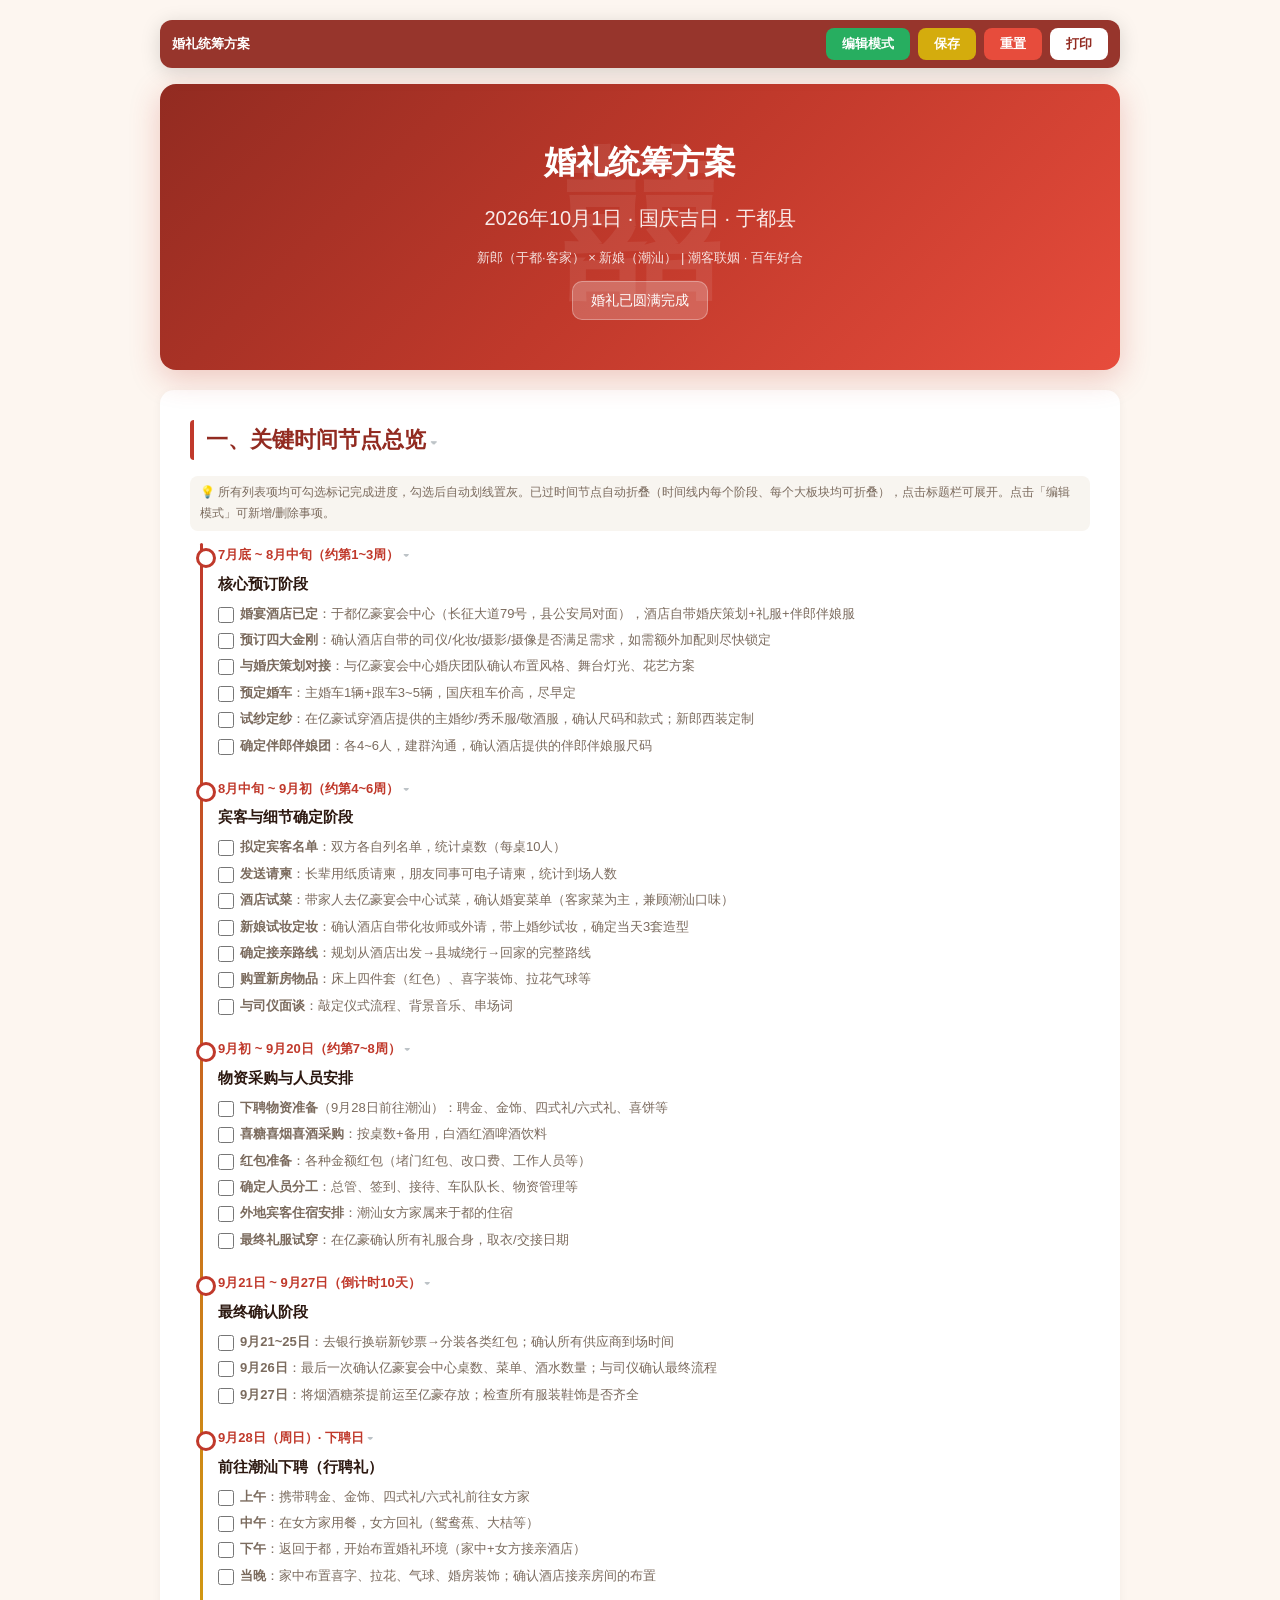
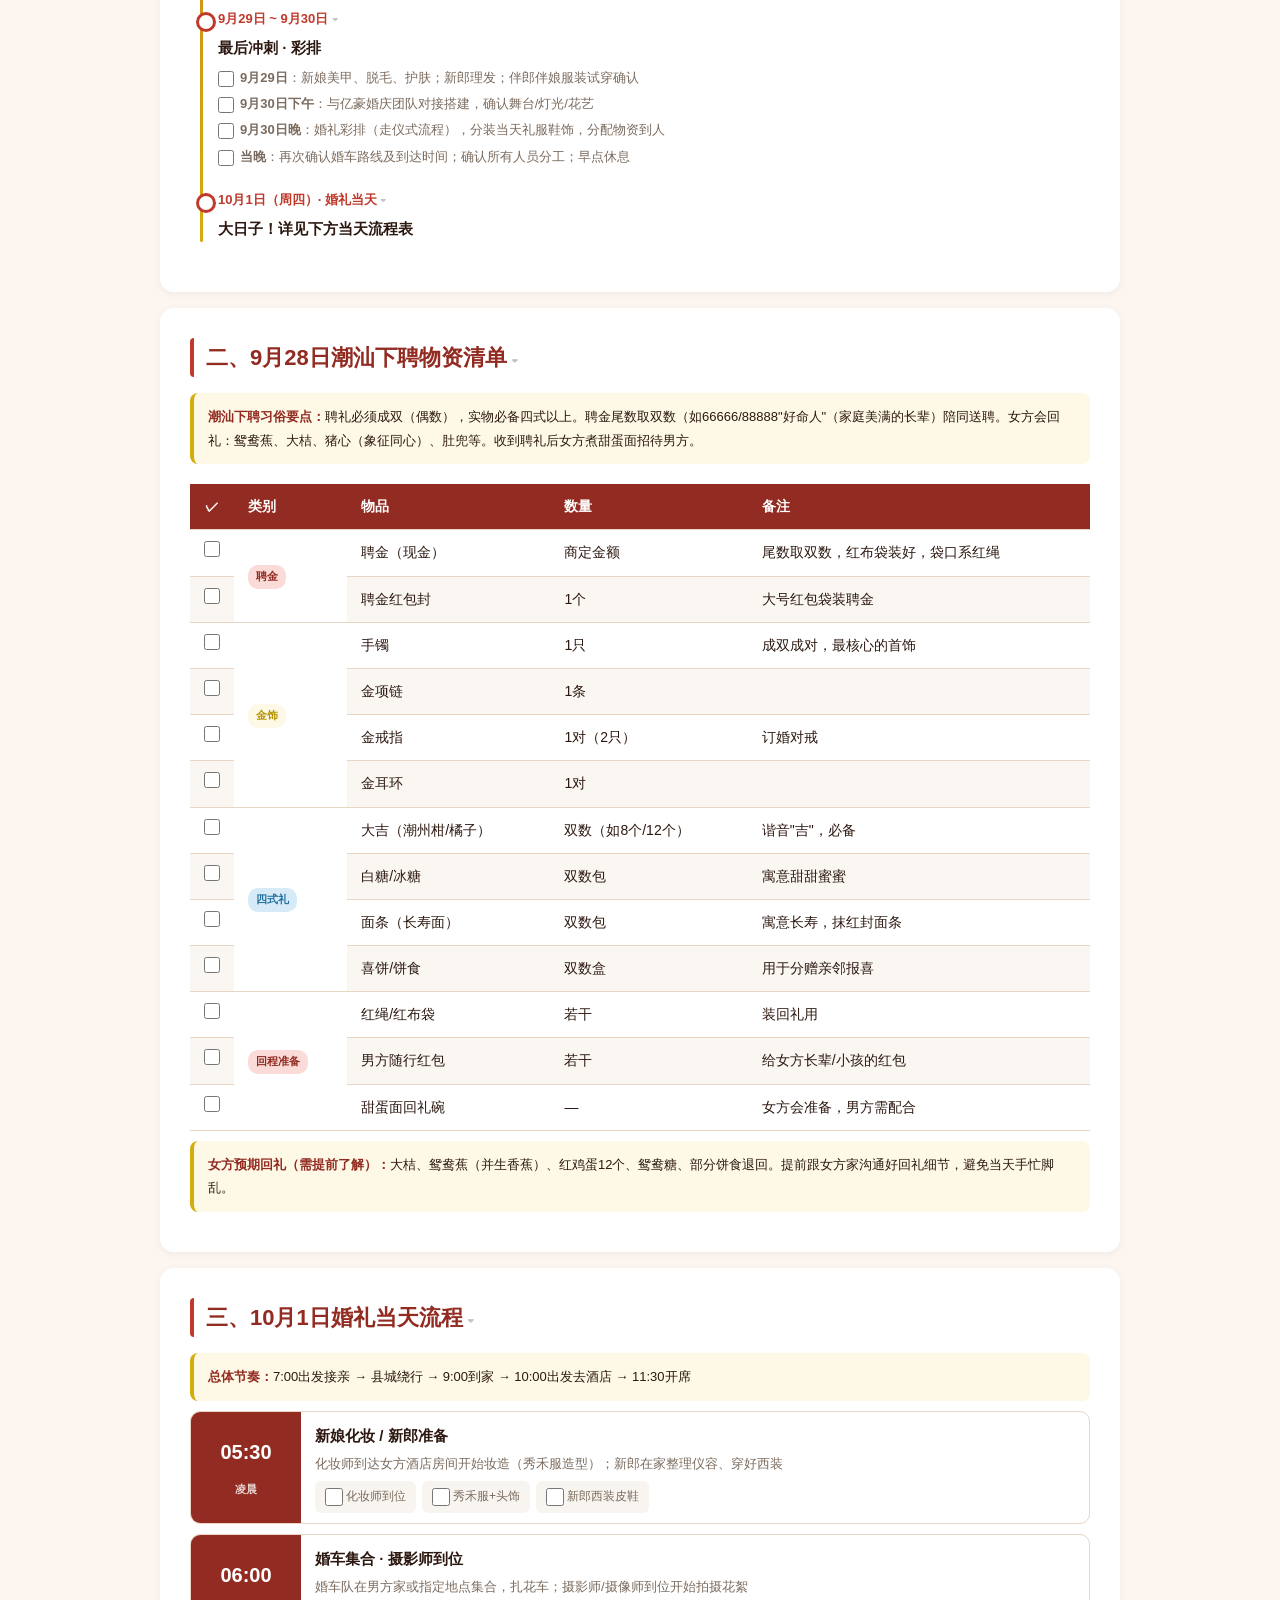
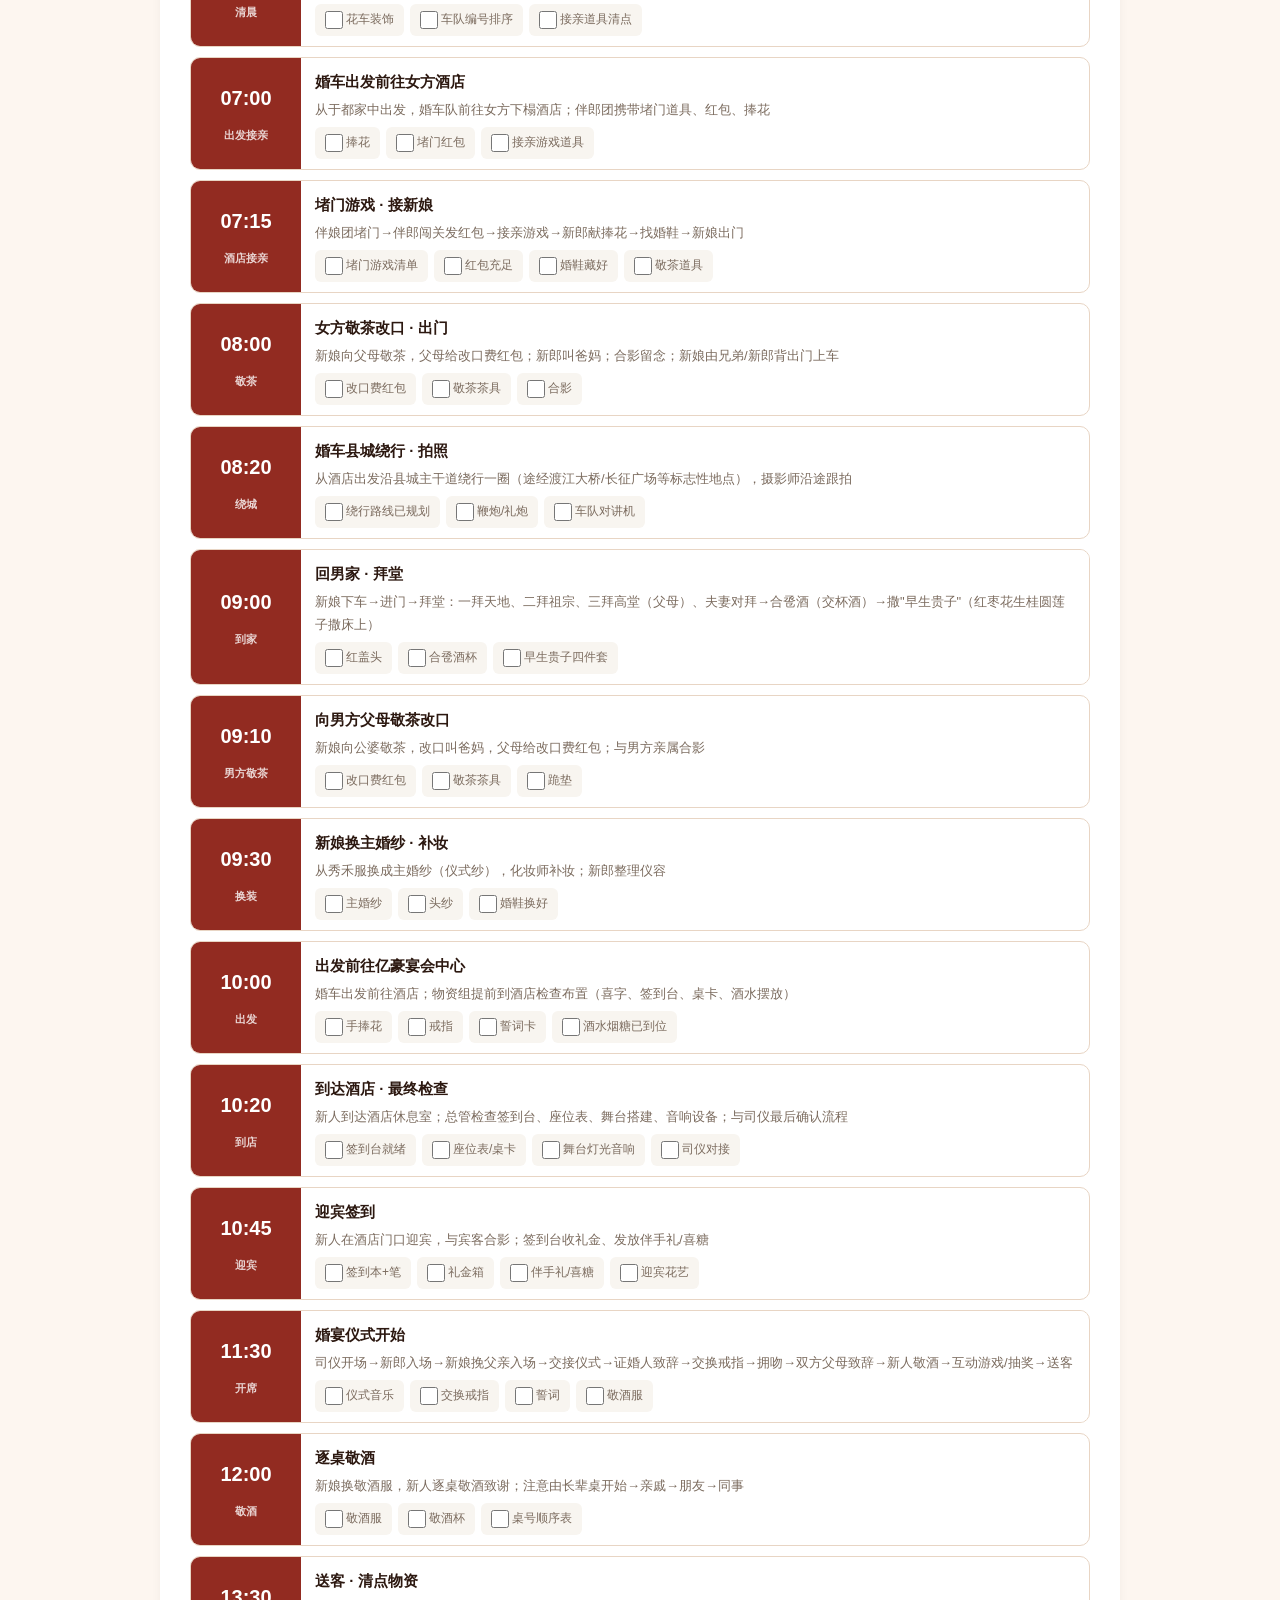
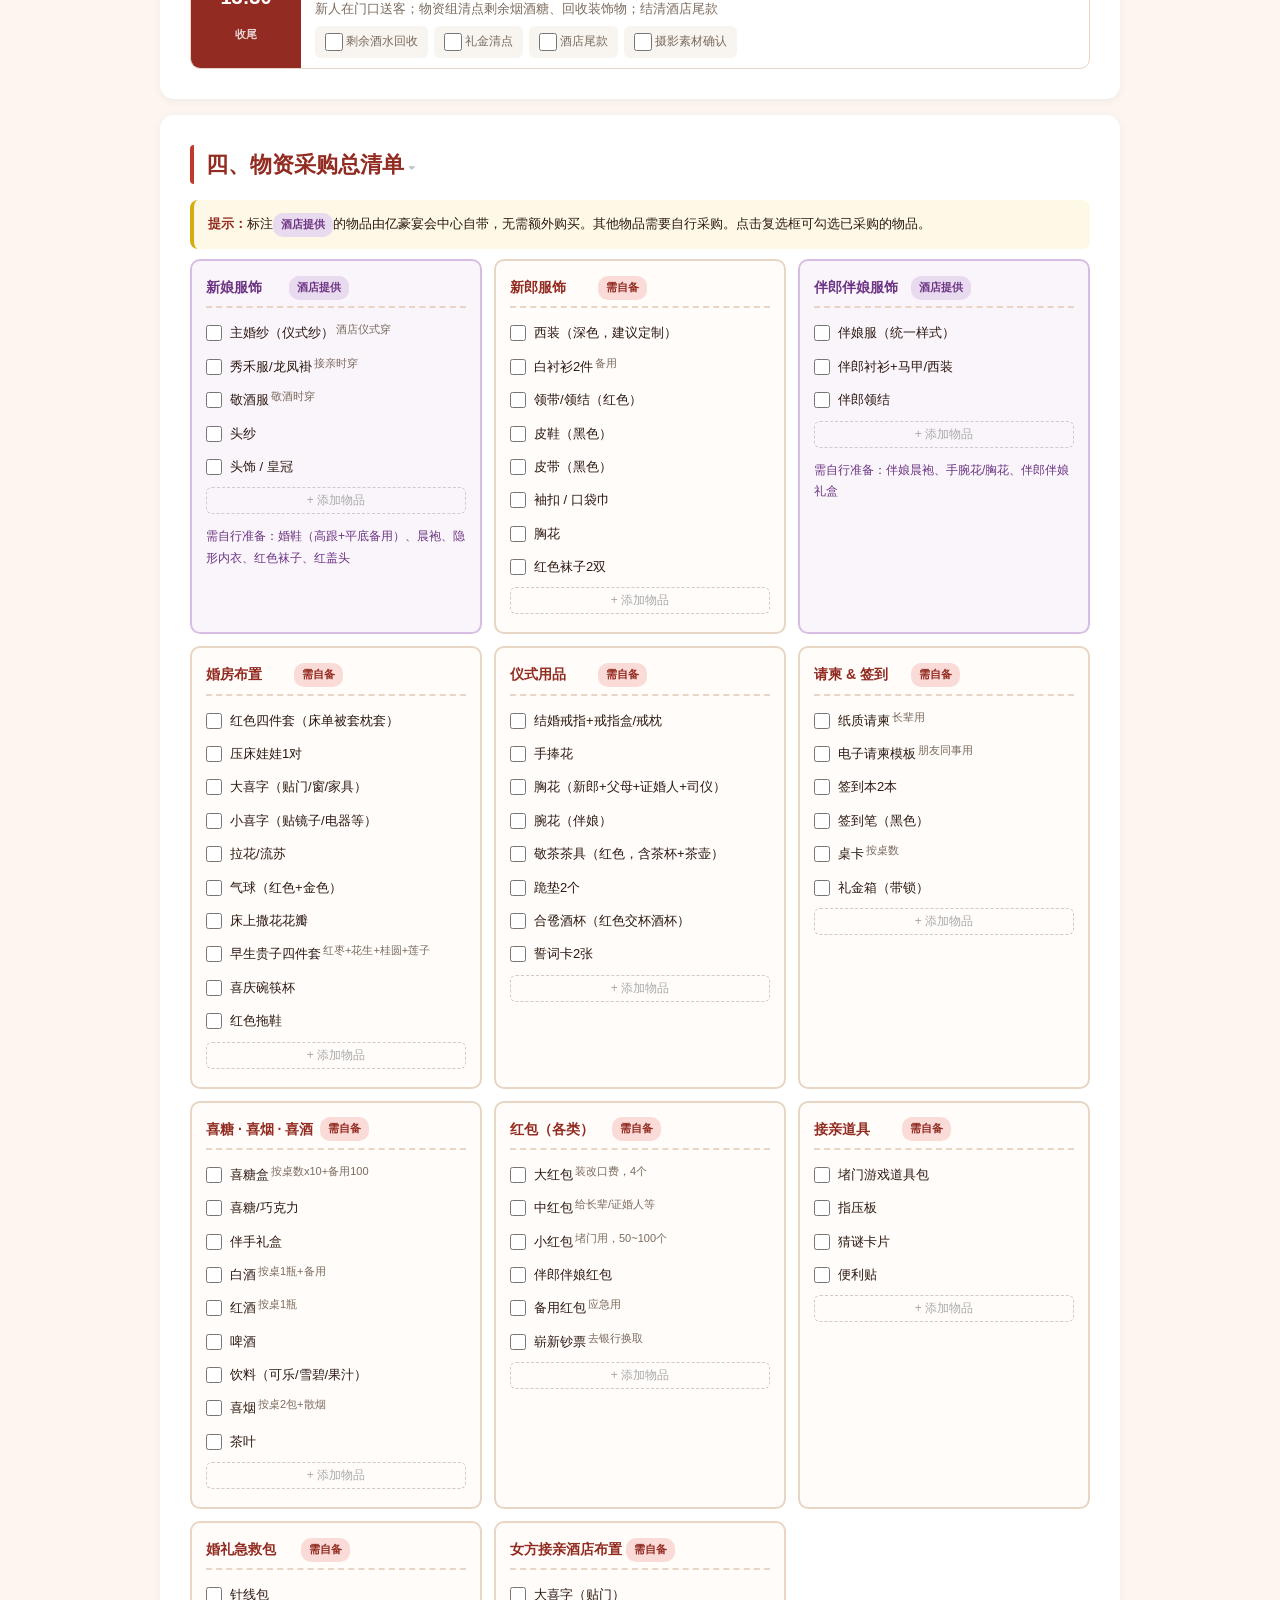
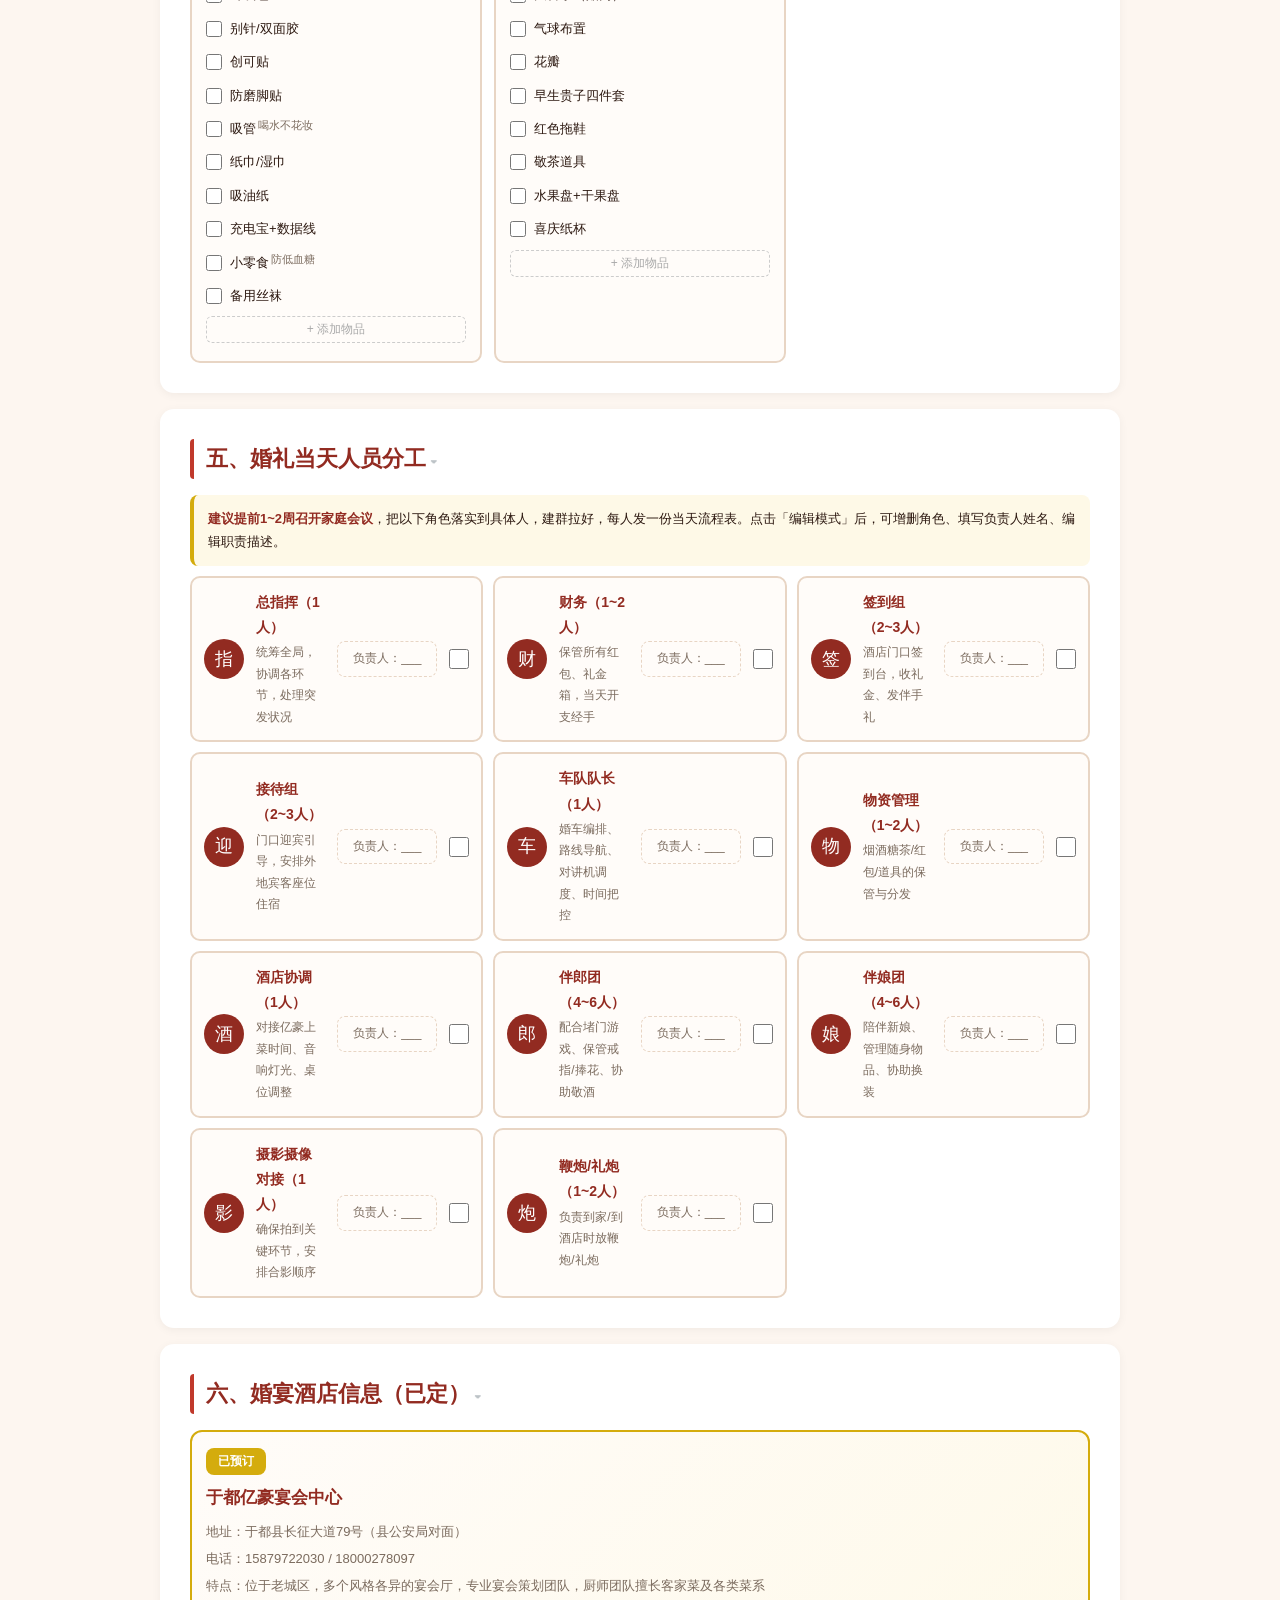
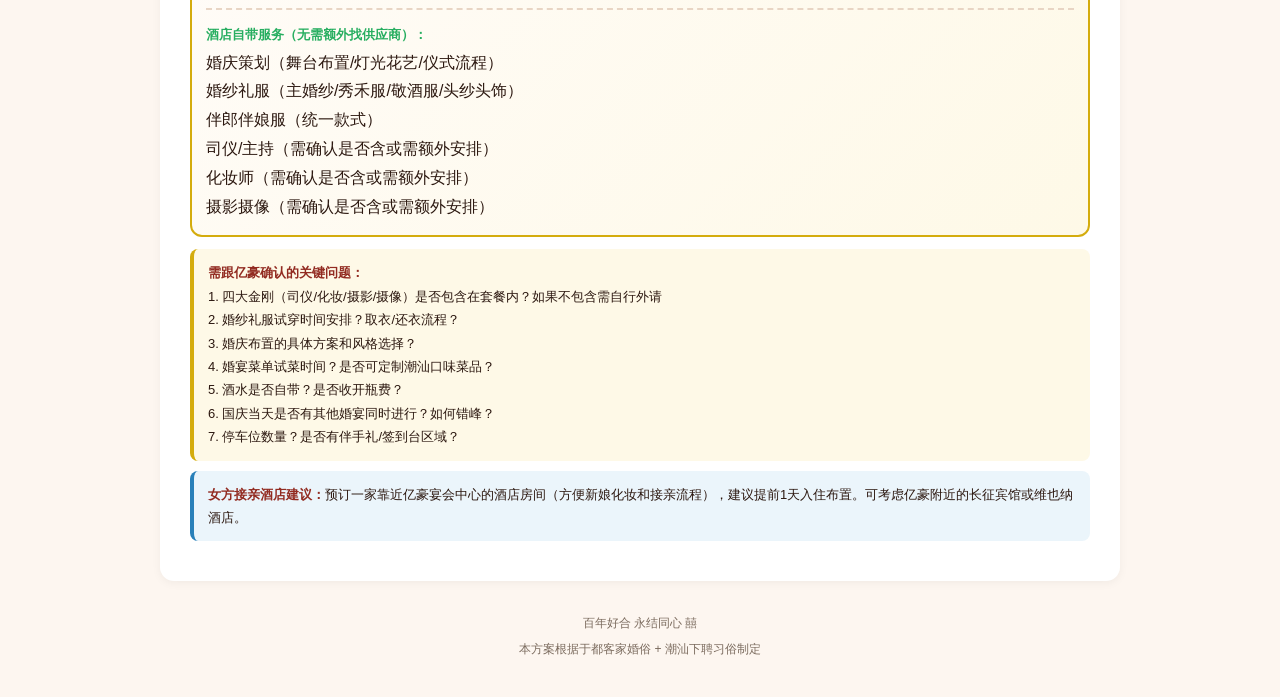
<file: MarryPlan.html>
<!DOCTYPE html>
<html lang="zh-CN">
<head>
<meta charset="UTF-8">
<meta name="viewport" content="width=device-width, initial-scale=1.0, maximum-scale=5.0">
<title>婚礼统筹方案 · 于都 · 2026.10.01</title>
<style>
  :root {
    --red: #c0392b;
    --red-dark: #922b21;
    --red-light: #e74c3c;
    --gold: #d4ac0d;
    --gold-light: #f1c40f;
    --bg: #fdf6f0;
    --card: #ffffff;
    --text: #2c1810;
    --text-light: #7b6b5e;
    --border: #e8d5c4;
    --green: #27ae60;
    --blue: #2980b9;
    --purple: #8e44ad;
  }
  * { margin: 0; padding: 0; box-sizing: border-box; }
  body {
    font-family: "Microsoft YaHei", "PingFang SC", "Hiragino Sans GB", sans-serif;
    background: var(--bg);
    color: var(--text);
    line-height: 1.8;
    padding: 12px;
    -webkit-tap-highlight-color: transparent;
  }
  .container { max-width: 960px; margin: 0 auto; }

  /* 工具栏 */
  .toolbar {
    position: sticky;
    top: 0;
    z-index: 100;
    background: rgba(146,43,33,0.95);
    backdrop-filter: blur(10px);
    padding: 8px 12px;
    border-radius: 12px;
    margin-bottom: 16px;
    display: flex;
    align-items: center;
    gap: 8px;
    flex-wrap: wrap;
    box-shadow: 0 4px 20px rgba(0,0,0,0.15);
  }
  .toolbar .label {
    color: #fff;
    font-size: 13px;
    margin-right: auto;
    font-weight: bold;
  }
  .toolbar button {
    border: none;
    padding: 7px 16px;
    border-radius: 8px;
    font-size: 13px;
    font-weight: bold;
    cursor: pointer;
    transition: all 0.2s;
    white-space: nowrap;
  }
  .toolbar button:active { transform: scale(0.95); }
  .btn-save { background: var(--gold); color: #fff; }
  .btn-reset { background: #e74c3c; color: #fff; }
  .btn-print { background: #fff; color: var(--red-dark); }
  .btn-edit { background: var(--green); color: #fff; }
  .btn-edit.active { background: #95a5a6; }
  .save-status {
    color: #fff;
    font-size: 12px;
    opacity: 0.8;
    display: none;
  }
  .save-status.show { display: inline; }

  /* 可编辑样式 */
  .editable {
    position: relative;
    border-radius: 4px;
    transition: background 0.2s;
  }
  body.edit-mode .editable {
    cursor: text;
  }
  body.edit-mode .editable:hover {
    background: #fff8dc;
    box-shadow: 0 0 0 2px rgba(212,172,13,0.3);
  }
  body.edit-mode .editable:focus {
    background: #fffbe6;
    box-shadow: 0 0 0 2px var(--gold);
    outline: none;
  }

  /* 头部 */
  .hero {
    background: linear-gradient(135deg, var(--red-dark), var(--red), var(--red-light));
    border-radius: 16px;
    padding: 36px 20px;
    text-align: center;
    color: #fff;
    margin-bottom: 20px;
    position: relative;
    overflow: hidden;
    box-shadow: 0 8px 30px rgba(192,57,43,0.25);
  }
  .hero::before {
    content: "\56cd";
    position: absolute;
    font-size: 160px;
    opacity: 0.08;
    top: 50%; left: 50%;
    transform: translate(-50%,-50%);
    font-weight: bold;
  }
  .hero h1 { font-size: 26px; margin-bottom: 8px; position: relative; }
  .hero .date { font-size: 16px; opacity: 0.9; position: relative; }
  .hero .info { font-size: 13px; margin-top: 10px; opacity: 0.85; position: relative; }
  .hero .countdown {
    display: inline-block;
    background: rgba(255,255,255,0.2);
    border: 1px solid rgba(255,255,255,0.3);
    border-radius: 10px;
    padding: 6px 18px;
    margin-top: 12px;
    font-size: 14px;
    position: relative;
  }

  /* 章节 */
  .section {
    background: var(--card);
    border-radius: 14px;
    padding: 18px;
    margin-bottom: 16px;
    box-shadow: 0 2px 10px rgba(0,0,0,0.05);
  }
  .section-title {
    font-size: 18px;
    color: var(--red-dark);
    border-left: 4px solid var(--red);
    padding-left: 12px;
    margin-bottom: 16px;
    font-weight: bold;
  }

  /* 时间线 */
  .timeline { position: relative; padding-left: 28px; }
  .timeline::before {
    content: "";
    position: absolute;
    left: 10px; top: 0; bottom: 0;
    width: 3px;
    background: linear-gradient(var(--red), var(--gold));
    border-radius: 2px;
  }
  .tl-item { position: relative; margin-bottom: 20px; }
  .tl-item::before {
    content: "";
    position: absolute;
    left: -22px; top: 5px;
    width: 14px; height: 14px;
    border-radius: 50%;
    background: var(--card);
    border: 3px solid var(--red);
    z-index: 1;
  }
  .tl-date {
    font-size: 13px;
    color: var(--red);
    font-weight: bold;
    margin-bottom: 3px;
  }
  .tl-title { font-size: 15px; font-weight: bold; margin-bottom: 5px; }
  .tl-desc { font-size: 13px; color: var(--text-light); }
  .tl-desc ul { padding-left: 16px; margin-top: 4px; }
  .tl-desc li { margin-bottom: 3px; }

  /* 表格 */
  .table-wrap { overflow-x: auto; -webkit-overflow-scrolling: touch; }
  table {
    width: 100%;
    border-collapse: collapse;
    margin-top: 10px;
    min-width: 500px;
  }
  th, td {
    padding: 8px 10px;
    text-align: left;
    border-bottom: 1px solid var(--border);
    font-size: 13px;
    word-break: break-word;
  }
  th {
    background: var(--red-dark);
    color: #fff;
    font-weight: bold;
    white-space: nowrap;
  }
  tr:nth-child(even) td { background: #faf6f2; }

  /* 标签 */
  .tag {
    display: inline-block;
    padding: 2px 8px;
    border-radius: 10px;
    font-size: 11px;
    font-weight: bold;
    white-space: nowrap;
  }
  .tag-red { background: #fadbd8; color: var(--red-dark); }
  .tag-green { background: #d5f5e3; color: #1e8449; }
  .tag-gold { background: #fef9e7; color: #b7950b; }
  .tag-blue { background: #d6eaf8; color: #2471a3; }
  .tag-hotel { background: #e8daef; color: #6c3483; }

  /* 当天流程 */
  .day-flow { display: flex; flex-direction: column; gap: 10px; }
  .flow-card {
    border-radius: 10px;
    overflow: hidden;
    border: 1px solid var(--border);
  }
  .flow-time {
    background: var(--red-dark);
    color: #fff;
    padding: 10px 14px;
    display: flex;
    align-items: center;
    gap: 10px;
    font-weight: bold;
  }
  .flow-time .t { font-size: 18px; }
  .flow-time .d { font-size: 11px; opacity: 0.8; }
  .flow-body {
    padding: 10px 14px;
    background: #fff;
  }
  .flow-body .title { font-size: 15px; font-weight: bold; margin-bottom: 3px; }
  .flow-body .detail { font-size: 13px; color: var(--text-light); }
  .flow-body .checklist {
    font-size: 12px;
    color: var(--text-light);
    margin-top: 6px;
    display: flex;
    flex-wrap: wrap;
    gap: 6px;
  }
  .flow-body .checklist label {
    display: inline-flex;
    align-items: center;
    gap: 3px;
    background: #f8f5f0;
    padding: 5px 10px;
    border-radius: 6px;
  }
  .flow-body .checklist input { width: 18px; height: 18px; }

  /* 物资清单 */
  .goods-grid {
    display: grid;
    grid-template-columns: 1fr;
    gap: 12px;
    margin-top: 10px;
  }
  .goods-card {
    border: 2px solid var(--border);
    border-radius: 10px;
    padding: 14px;
    background: #fffcf9;
  }
  .goods-card.hotel-provided {
    border-color: #d7bde2;
    background: #faf5fb;
  }
  .goods-card h4 {
    color: var(--red-dark);
    font-size: 14px;
    margin-bottom: 8px;
    padding-bottom: 6px;
    border-bottom: 2px dashed var(--border);
    display: flex;
    align-items: center;
    justify-content: space-between;
  }
  .goods-card.hotel-provided h4 { color: #6c3483; }
  .goods-card ul { list-style: none; }
  .goods-card li {
    font-size: 13px;
    padding: 4px 0;
    display: flex;
    align-items: flex-start;
  }
  .goods-card li input[type="checkbox"] {
    margin-right: 6px;
    margin-top: 5px;
    width: 16px; height: 16px;
    flex-shrink: 0;
  }
  .goods-card li .note {
    color: var(--text-light);
    font-size: 11px;
  }

  /* 预算 */
  .budget-bar {
    height: 24px;
    border-radius: 12px;
    overflow: hidden;
    display: flex;
    margin: 8px 0;
  }
  .budget-bar > div {
    display: flex;
    align-items: center;
    justify-content: center;
    font-size: 10px;
    color: #fff;
    font-weight: bold;
  }

  /* 酒店卡片 */
  .hotel-card {
    border: 2px solid var(--gold);
    border-radius: 12px;
    padding: 14px;
    margin-bottom: 12px;
    background: linear-gradient(135deg, #fffcf9, #fef9e7);
  }
  .hotel-card .hotel-badge {
    display: inline-block;
    background: var(--gold);
    color: #fff;
    padding: 3px 12px;
    border-radius: 8px;
    font-size: 12px;
    font-weight: bold;
    margin-bottom: 8px;
  }
  .hotel-card h4 { font-size: 17px; color: var(--red-dark); margin-bottom: 6px; }
  .hotel-card p { font-size: 13px; color: var(--text-light); margin-bottom: 4px; }
  .hotel-card .hotel-services {
    margin-top: 10px;
    padding-top: 10px;
    border-top: 2px dashed var(--border);
  }
  .hotel-card .hotel-services strong { color: var(--green); font-size: 13px; }

  /* 提示框 */
  .tip-box {
    background: #fef9e7;
    border-left: 4px solid var(--gold);
    border-radius: 8px;
    padding: 12px 14px;
    margin: 10px 0;
    font-size: 13px;
  }
  .tip-box strong { color: var(--red-dark); }

  /* 人员分工 */
  .role-grid {
    display: grid;
    grid-template-columns: 1fr;
    gap: 10px;
    margin-top: 10px;
  }
  .role-card {
    border: 2px solid var(--border);
    border-radius: 10px;
    padding: 12px;
    background: #fffcf9;
    display: flex;
    align-items: center;
    gap: 12px;
  }
  .role-card .role-icon {
    width: 40px; height: 40px;
    border-radius: 50%;
    background: var(--red-dark);
    color: #fff;
    display: flex;
    align-items: center;
    justify-content: center;
    font-size: 18px;
    flex-shrink: 0;
  }
  .role-card .role-info { flex: 1; }
  .role-card .role-name {
    font-size: 14px;
    font-weight: bold;
    color: var(--red-dark);
    margin-bottom: 2px;
  }
  .role-card .role-desc { font-size: 12px; color: var(--text-light); }
  .role-card .role-person {
    width: 100px;
    border: 1px dashed var(--border);
    border-radius: 8px;
    padding: 6px 8px;
    font-size: 12px;
    color: var(--text-light);
    text-align: center;
    flex-shrink: 0;
  }

  /* 底部 */
  .footer {
    text-align: center;
    padding: 16px;
    color: var(--text-light);
    font-size: 12px;
  }

  /* 移动端适配 */
  @media (min-width: 600px) {
    body { padding: 20px 15px; }
    .hero { padding: 50px 30px; }
    .hero h1 { font-size: 32px; }
    .hero .date { font-size: 20px; }
    .section { padding: 30px; }
    .section-title { font-size: 22px; }
    .goods-grid { grid-template-columns: repeat(auto-fill, minmax(280px, 1fr)); }
    .role-grid { grid-template-columns: repeat(auto-fill, minmax(280px, 1fr)); }
    .flow-card { display: flex; align-items: stretch; }
    .flow-time { flex-direction: column; justify-content: center; align-items: center; min-width: 110px; padding: 15px 18px; }
    .flow-time .t { font-size: 20px; }
    .role-card { flex-direction: row; }
    th, td { font-size: 14px; padding: 10px 14px; }
  }

  /* 手机端优化 */
  @media (max-width: 400px) {
    body { padding: 8px; }
    .hero { padding: 24px 14px; border-radius: 12px; }
    .hero h1 { font-size: 22px; }
    .hero .date { font-size: 14px; }
    .hero .info { font-size: 12px; }
    .hero .countdown { font-size: 12px; padding: 4px 14px; }
    .section { padding: 12px; border-radius: 10px; }
    .section-title { font-size: 16px; padding-left: 10px; }
    .toolbar { padding: 6px 8px; gap: 5px; }
    .toolbar button { padding: 6px 10px; font-size: 12px; }
    .flow-time { padding: 8px 12px; }
    .flow-time .t { font-size: 16px; }
    .flow-body { padding: 8px 10px; }
    .flow-body .title { font-size: 14px; }
    .flow-body .detail { font-size: 12px; }
    .goods-card { padding: 10px; }
    .role-card { padding: 10px; gap: 8px; }
    .role-card .role-icon { width: 32px; height: 32px; font-size: 15px; }
    .tl-item { margin-bottom: 14px; }
    .timeline { padding-left: 22px; }
    .table-wrap { margin: 0 -4px; }
    th, td { font-size: 12px; padding: 6px 6px; }
    .del-item-btn { font-size: 14px; min-width: 28px; }
    .del-td { font-size: 14px; width: 28px; padding: 4px; }
    .flow-card .del-card-btn { width: 28px; height: 28px; font-size: 16px; line-height: 28px; top: 2px; right: 2px; }
    .flow-add-card button { padding: 10px; font-size: 13px; }
    .goods-add-card button { padding: 10px; font-size: 13px; }
    .add-role-card button { padding: 10px; font-size: 13px; }
    .add-item-btn, .add-row-btn { font-size: 11px; padding: 3px 0; }
    .flow-body .checklist label { font-size: 11px; padding: 3px 6px; }
    .role-card .role-person { width: 80px; font-size: 11px; }
    .hotel-card { padding: 10px; }
    .hotel-card h4 { font-size: 15px; }
    .tip-box { padding: 8px 10px; font-size: 12px; }
    .cb-hint, .auto-collapse-note { font-size: 11px; padding: 4px 8px; }
  }

  /* 通用触摸优化 */
  .toolbar button, .del-item-btn, .del-td, .flow-card .del-card-btn,
  .goods-add-item button, .goods-add-card button, .add-role-card button,
  .flow-add-card button, .add-item-btn, .add-row-btn {
    touch-action: manipulation;
  }
  .flow-card .del-card-btn { width: 32px; height: 32px; line-height: 32px; font-size: 20px; }
  .edit-mode .flow-card .del-card-btn { opacity: 0.7; }

  /* === 时间节点自动折叠 === */
  .tl-item[data-end-date] .tl-date { cursor: pointer; user-select: none; }
  .tl-item[data-end-date] .tl-date::after { content: " \25BE"; font-size: 12px; color: #bdc3c7; font-weight: bold; }
  .tl-item.collapsed .tl-desc { display: none; }
  .tl-item.collapsed .tl-date::after { content: " \25B8"; }
  .tl-item.past::before { border-color: #bdc3c7 !important; }
  .tl-item.past .tl-date { color: #bdc3c7; }
  .tl-item.past .tl-title { color: #95a5a6; }
  .tl-item.past .tl-title::after { content: " \00B7 \5DF2\5B8C\6210"; font-size: 11px; color: #bdc3c7; font-weight: normal; }
  .tl-item.current::before { border-color: var(--green) !important; }
  .tl-item.current .tl-title::after { content: " \00B7 \8FDB\884C\4E2D"; font-size: 11px; color: var(--green); font-weight: normal; }
  .flow-card[data-datetime] .flow-time { cursor: pointer; }
  .flow-card.collapsed .flow-body { display: none; }
  .flow-card.past .flow-time { background: #bdc3c7 !important; }
  .flow-card.past .flow-body .title { color: #95a5a6; }
  .flow-card.past .flow-body .detail { color: #bbb; }
  .flow-card.past .flow-time::after { content: " \2713"; font-size: 12px; }

  /* 当天流程卡片增删按钮（仅编辑模式可见） */
  .flow-card .del-card-btn {
    position: absolute; top: 4px; right: 4px;
    color: #e74c3c; font-size: 18px; font-weight: bold;
    cursor: pointer; opacity: 0; transition: opacity 0.2s;
    width: 24px; height: 24px; line-height: 24px; text-align: center;
    border-radius: 50%; background: rgba(255,255,255,0.8);
    user-select: none; z-index: 5;
  }
  .edit-mode .flow-card .del-card-btn { opacity: 0.6; }
  .edit-mode .flow-card .del-card-btn:hover { opacity: 1; background: #fff; }
  .flow-card { position: relative; }
  .flow-add-card { display: none; }
  .edit-mode .flow-add-card { display: block; }
  .flow-add-card button {
    width: 100%; background: none; border: 2px dashed var(--border);
    color: var(--text-light); padding: 14px; border-radius: 10px;
    cursor: pointer; font-size: 14px; margin-top: 4px; transition: all 0.2s;
  }
  .flow-add-card button:hover { border-color: var(--red); color: var(--red); }
  .auto-collapse-note {
    font-size: 12px; color: var(--text-light); padding: 6px 10px;
    background: #f8f5f0; border-radius: 8px; margin-bottom: 12px;
  }

  /* === Section级别折叠 === */
  .section[data-end-date] .section-title { cursor: pointer; user-select: none; }
  .section[data-end-date] .section-title::after { content: " \25BE"; font-size: 14px; color: #bdc3c7; font-weight: bold; transition: transform 0.2s; }
  .section[data-end-date].collapsed > *:not(.section-title) { display: none; }
  .section[data-end-date].collapsed .section-title::after { content: " \25B8"; }
  .section[data-end-date].collapsed .section-title { opacity: 0.5; }
  .section[data-end-date].past .section-title { opacity: 0.4; }
  .section[data-end-date].past .section-title::before { content: "\2713 \5DF2\5B8C\6210 \00B7 "; font-size: 13px; color: var(--green); }
  .section[data-end-date].current .section-title::before { content: "\25B8 \8FDB\884C\4E2D \00B7 "; font-size: 13px; color: var(--green); }

  /* === 勾选框通用样式 === */
  .tl-desc ul { list-style: none; padding-left: 0; margin-top: 4px; }
  .tl-desc li { display: flex; align-items: flex-start; margin-bottom: 3px; }
  .tl-desc li input[type="checkbox"] { margin-right: 6px; margin-top: 5px; width: 16px; height: 16px; flex-shrink: 0; }
  .tl-desc li:has(input:checked) { color: #bdc3c7; text-decoration: line-through; opacity: 0.5; }
  .goods-card li:has(input:checked) { color: #bdc3c7; text-decoration: line-through; opacity: 0.5; }
  .flow-body .checklist label:has(input:checked) { opacity: 0.4; text-decoration: line-through; }
  th.cb-th { width: 36px; text-align: center; }
  td.cb-td { text-align: center; }
  td.cb-td input { width: 16px; height: 16px; }
  tr:has(input:checked) td { color: #bdc3c7; }
  .role-card .role-cb { width: 20px; height: 20px; flex-shrink: 0; cursor: pointer; }
  .role-card:has(.role-cb:checked) { border-color: var(--green); background: #f0fff4; }
  .role-card:has(.role-cb:checked) .role-name { color: var(--green); }
  .role-card:has(.role-cb:checked) .role-name::after { content: " \2713"; font-size: 12px; }
  .cb-hint { font-size: 12px; color: var(--text-light); padding: 6px 10px; background: #f8f5f0; border-radius: 8px; margin-bottom: 12px; }

  /* === 物资清单增删功能（仅编辑模式可见） === */
  .goods-card .del-item-btn {
    color: #e74c3c; font-size: 16px; cursor: pointer; margin-left: auto;
    padding: 0 4px; flex-shrink: 0; line-height: 1.4; font-weight: bold;
    opacity: 0; transition: opacity 0.2s; user-select: none;
    min-width: 20px; text-align: center;
  }
  .goods-card .del-item-btn:hover { opacity: 1; }
  .edit-mode .goods-card .del-item-btn { opacity: 0.8; }
  .goods-item-text { outline: none; border-radius: 3px; padding: 1px 2px; }
  .edit-mode .goods-item-text { border-bottom: 1px dotted #bbb; }
  .goods-item-text:focus { background: #fff3cd; }
  .goods-add-item { display: none; }
  .edit-mode .goods-add-item { display: flex; }
  .goods-add-item button { background: none; border: 1px dashed #ccc; color: #aaa; padding: 4px 14px; border-radius: 6px; cursor: pointer; font-size: 12px; width: 100%; text-align: center; }
  .goods-add-item button:hover { border-color: var(--red); color: var(--red); }
  .goods-card .del-card-btn {
    background: none; border: 1px solid #e74c3c; color: #e74c3c;
    font-size: 11px; padding: 2px 8px; border-radius: 6px; cursor: pointer;
    margin-left: 8px; white-space: nowrap; opacity: 0;
  }
  .goods-card .del-card-btn:hover { opacity: 1; }
  .edit-mode .goods-card .del-card-btn { opacity: 0.5; }
  .edit-mode .goods-card .del-card-btn:hover { opacity: 1; }
  .goods-add-card { display: none; }
  .edit-mode .goods-add-card { display: block; }
  .goods-add-card button { width: 100%; background: none; border: 2px dashed var(--border); color: var(--text-light); padding: 14px; border-radius: 10px; cursor: pointer; font-size: 14px; margin-top: 4px; }
  .goods-add-card button:hover { border-color: var(--red); color: var(--red); }
  .goods-card-title-edit { outline: none; }

  /* === 通用删除按钮（所有勾选项列表，仅编辑模式可见） === */
  .del-item-btn {
    color: #e74c3c; font-size: 16px; cursor: pointer; margin-left: 8px;
    padding: 0 4px; line-height: 1.4; font-weight: bold;
    opacity: 0; transition: opacity 0.2s; user-select: none;
    display: inline-block; vertical-align: middle; flex-shrink: 0;
  }
  .del-item-btn:hover { opacity: 1; }
  .edit-mode .del-item-btn { opacity: 0.8; }

  /* 时间线列表删除按钮位置 */
  .tl-desc li .del-item-btn { margin-left: auto; }

  /* 当天流程清单删除按钮 */
  .flow-body .checklist label .del-item-btn { margin-left: 4px; font-size: 14px; }

  /* 表格删除按钮单元格（仅编辑模式可见） */
  .del-td { text-align: center; color: #e74c3c; font-weight: bold; width: 30px; padding: 6px; font-size: 16px; opacity: 0; }
  .edit-mode .del-td { opacity: 1; cursor: pointer; }
  .edit-mode .del-td:hover { background: #fadbd8; border-radius: 4px; }
  .del-th { width: 36px; text-align: center; }

  /* 通用新增按钮（仅编辑模式可见） */
  .add-item-btn, .add-row-btn {
    color: #aaa; font-size: 12px; cursor: pointer; padding: 4px 0;
    border: 1px dashed #ddd; border-radius: 4px; text-align: center;
    transition: all 0.2s; display: none; margin-top: 4px;
  }
  .edit-mode .add-item-btn, .edit-mode .add-row-btn { display: block; }
  .add-item-btn:hover, .add-row-btn:hover { color: var(--red); border-color: var(--red); }
  .add-item-li { list-style: none !important; display: none; }
  .edit-mode .add-item-li { display: list-item; }
  .add-item-label { display: none !important; align-items: center; justify-content: center; }
  .edit-mode .add-item-label { display: inline-flex !important; }

  /* 新增角色卡片按钮（仅编辑模式可见） */
  .add-role-card { display: none; }
  .edit-mode .add-role-card { display: block; }
  .add-role-card button { width: 100%; background: none; border: 2px dashed var(--border); color: var(--text-light); padding: 14px; border-radius: 10px; cursor: pointer; font-size: 14px; margin-top: 4px; transition: all 0.2s; }
  .add-role-card button:hover { border-color: var(--red); color: var(--red); }

  /* 打印 */
  @media print {
    .toolbar { display: none; }
    body { padding: 0; background: #fff; }
    body.edit-mode .editable:hover,
    body.edit-mode .editable:focus { background: none; box-shadow: none; }
    .section { box-shadow: none; border: 1px solid #ccc; page-break-inside: avoid; }
    .hero { box-shadow: none; }
  }
</style>
</head>
<body>
<div class="container">

  <!-- 工具栏 -->
  <div class="toolbar">
    <span class="label">婚礼统筹方案</span>
    <span class="save-status" id="saveStatus">已自动保存</span>
    <button class="btn-edit" id="btnEdit" onclick="toggleEdit()">编辑模式</button>
    <button class="btn-save" onclick="saveData()">保存</button>
    <button class="btn-reset" onclick="resetData()">重置</button>
    <button class="btn-print" onclick="window.print()">打印</button>
  </div>

  <!-- 头部 -->
  <div class="hero">
    <h1 class="editable">婚礼统筹方案</h1>
    <div class="date editable">2026年10月1日 · 国庆吉日 · 于都县</div>
    <div class="info editable">新郎（于都·客家） × 新娘（潮汕） | 潮客联姻 · 百年好合</div>
    <div class="countdown" id="countdown">距婚礼还有 64 天</div>
  </div>

  <!-- 一、关键时间线 -->
  <div class="section" data-start-date="2026-07-25" data-end-date="2026-10-01">
    <h2 class="section-title editable">一、关键时间节点总览</h2>
    <div class="cb-hint">💡 所有列表项均可勾选标记完成进度，勾选后自动划线置灰。已过时间节点自动折叠（时间线内每个阶段、每个大板块均可折叠），点击标题栏可展开。点击「编辑模式」可新增/删除事项。</div>
    <div class="timeline">
      <div class="tl-item" data-start-date="2026-07-25" data-end-date="2026-08-15">
        <div class="tl-date editable">7月底 ~ 8月中旬（约第1~3周）</div>
        <div class="tl-title editable">核心预订阶段</div>
        <div class="tl-desc editable">
          <ul>
            <li><b>婚宴酒店已定</b>：于都亿豪宴会中心（长征大道79号，县公安局对面），酒店自带婚庆策划+礼服+伴郎伴娘服</li>
            <li><b>预订四大金刚</b>：确认酒店自带的司仪/化妆/摄影/摄像是否满足需求，如需额外加配则尽快锁定</li>
            <li><b>与婚庆策划对接</b>：与亿豪宴会中心婚庆团队确认布置风格、舞台灯光、花艺方案</li>
            <li><b>预定婚车</b>：主婚车1辆+跟车3~5辆，国庆租车价高，尽早定</li>
            <li><b>试纱定纱</b>：在亿豪试穿酒店提供的主婚纱/秀禾服/敬酒服，确认尺码和款式；新郎西装定制</li>
            <li><b>确定伴郎伴娘团</b>：各4~6人，建群沟通，确认酒店提供的伴郎伴娘服尺码</li>
          </ul>
        </div>
      </div>
      <div class="tl-item" data-start-date="2026-08-16" data-end-date="2026-09-05">
        <div class="tl-date editable">8月中旬 ~ 9月初（约第4~6周）</div>
        <div class="tl-title editable">宾客与细节确定阶段</div>
        <div class="tl-desc editable">
          <ul>
            <li><b>拟定宾客名单</b>：双方各自列名单，统计桌数（每桌10人）</li>
            <li><b>发送请柬</b>：长辈用纸质请柬，朋友同事可电子请柬，统计到场人数</li>
            <li><b>酒店试菜</b>：带家人去亿豪宴会中心试菜，确认婚宴菜单（客家菜为主，兼顾潮汕口味）</li>
            <li><b>新娘试妆定妆</b>：确认酒店自带化妆师或外请，带上婚纱试妆，确定当天3套造型</li>
            <li><b>确定接亲路线</b>：规划从酒店出发→县城绕行→回家的完整路线</li>
            <li><b>购置新房物品</b>：床上四件套（红色）、喜字装饰、拉花气球等</li>
            <li><b>与司仪面谈</b>：敲定仪式流程、背景音乐、串场词</li>
          </ul>
        </div>
      </div>
      <div class="tl-item" data-start-date="2026-09-06" data-end-date="2026-09-20">
        <div class="tl-date editable">9月初 ~ 9月20日（约第7~8周）</div>
        <div class="tl-title editable">物资采购与人员安排</div>
        <div class="tl-desc editable">
          <ul>
            <li><b>下聘物资准备</b>（9月28日前往潮汕）：聘金、金饰、四式礼/六式礼、喜饼等</li>
            <li><b>喜糖喜烟喜酒采购</b>：按桌数+备用，白酒红酒啤酒饮料</li>
            <li><b>红包准备</b>：各种金额红包（堵门红包、改口费、工作人员等）</li>
            <li><b>确定人员分工</b>：总管、签到、接待、车队队长、物资管理等</li>
            <li><b>外地宾客住宿安排</b>：潮汕女方家属来于都的住宿</li>
            <li><b>最终礼服试穿</b>：在亿豪确认所有礼服合身，取衣/交接日期</li>
          </ul>
        </div>
      </div>
      <div class="tl-item" data-start-date="2026-09-21" data-end-date="2026-09-27">
        <div class="tl-date editable">9月21日 ~ 9月27日（倒计时10天）</div>
        <div class="tl-title editable">最终确认阶段</div>
        <div class="tl-desc editable">
          <ul>
            <li><b>9月21~25日</b>：去银行换崭新钞票→分装各类红包；确认所有供应商到场时间</li>
            <li><b>9月26日</b>：最后一次确认亿豪宴会中心桌数、菜单、酒水数量；与司仪确认最终流程</li>
            <li><b>9月27日</b>：将烟酒糖茶提前运至亿豪存放；检查所有服装鞋饰是否齐全</li>
          </ul>
        </div>
      </div>
      <div class="tl-item" data-start-date="2026-09-28" data-end-date="2026-09-28">
        <div class="tl-date editable">9月28日（周日）· 下聘日</div>
        <div class="tl-title editable">前往潮汕下聘（行聘礼）</div>
        <div class="tl-desc editable">
          <ul>
            <li><b>上午</b>：携带聘金、金饰、四式礼/六式礼前往女方家</li>
            <li><b>中午</b>：在女方家用餐，女方回礼（鸳鸯蕉、大桔等）</li>
            <li><b>下午</b>：返回于都，开始布置婚礼环境（家中+女方接亲酒店）</li>
            <li><b>当晚</b>：家中布置喜字、拉花、气球、婚房装饰；确认酒店接亲房间的布置</li>
          </ul>
        </div>
      </div>
      <div class="tl-item" data-start-date="2026-09-29" data-end-date="2026-09-30">
        <div class="tl-date editable">9月29日 ~ 9月30日</div>
        <div class="tl-title editable">最后冲刺 · 彩排</div>
        <div class="tl-desc editable">
          <ul>
            <li><b>9月29日</b>：新娘美甲、脱毛、护肤；新郎理发；伴郎伴娘服装试穿确认</li>
            <li><b>9月30日下午</b>：与亿豪婚庆团队对接搭建，确认舞台/灯光/花艺</li>
            <li><b>9月30日晚</b>：婚礼彩排（走仪式流程），分装当天礼服鞋饰，分配物资到人</li>
            <li><b>当晚</b>：再次确认婚车路线及到达时间；确认所有人员分工；早点休息</li>
          </ul>
        </div>
      </div>
      <div class="tl-item" data-start-date="2026-10-01" data-end-date="2026-10-01">
        <div class="tl-date editable">10月1日（周四）· 婚礼当天</div>
        <div class="tl-title editable">大日子！详见下方当天流程表</div>
      </div>
    </div>
  </div>

  <!-- 二、9月28日下聘物资 -->
  <div class="section" data-start-date="2026-09-28" data-end-date="2026-09-28">
    <h2 class="section-title editable">二、9月28日潮汕下聘物资清单</h2>
    <div class="tip-box editable">
      <strong>潮汕下聘习俗要点：</strong>聘礼必须成双（偶数），实物必备四式以上。聘金尾数取双数（如66666/88888"好命人"（家庭美满的长辈）陪同送聘。女方会回礼：鸳鸯蕉、大桔、猪心（象征同心）、肚兜等。收到聘礼后女方煮甜蛋面招待男方。
    </div>
    <div class="table-wrap">
      <table class="editable">
        <thead>
          <tr><th>类别</th><th>物品</th><th>数量</th><th>备注</th></tr>
        </thead>
        <tbody>
          <tr><td rowspan="2"><span class="tag tag-red">聘金</span></td><td>聘金（现金）</td><td>商定金额</td><td>尾数取双数，红布袋装好，袋口系红绳</td></tr>
          <tr><td>聘金红包封</td><td>1个</td><td>大号红包袋装聘金</td></tr>
          <tr><td rowspan="4"><span class="tag tag-gold">金饰</span></td><td>手镯</td><td>1只</td><td>成双成对，最核心的首饰</td></tr>
          <tr><td>金项链</td><td>1条</td><td></td></tr>
          <tr><td>金戒指</td><td>1对（2只）</td><td>订婚对戒</td></tr>
          <tr><td>金耳环</td><td>1对</td><td></td></tr>
          <tr><td rowspan="4"><span class="tag tag-blue">四式礼</span></td><td>大吉（潮州柑/橘子）</td><td>双数（如8个/12个）</td><td>谐音"吉"，必备</td></tr>
          <tr><td>白糖/冰糖</td><td>双数包</td><td>寓意甜甜蜜蜜</td></tr>
          <tr><td>面条（长寿面）</td><td>双数包</td><td>寓意长寿，抹红封面条</td></tr>
          <tr><td>喜饼/饼食</td><td>双数盒</td><td>用于分赠亲邻报喜</td></tr>
          <tr><td rowspan="3"><span class="tag tag-red">回程准备</span></td>
            <td>红绳/红布袋</td><td>若干</td><td>装回礼用</td></tr>
          <tr><td>男方随行红包</td><td>若干</td><td>给女方长辈/小孩的红包</td></tr>
          <tr><td>甜蛋面回礼碗</td><td>—</td><td>女方会准备，男方需配合</td></tr>
        </tbody>
      </table>
    </div>
    <div class="tip-box editable" style="margin-top:10px;">
      <strong>女方预期回礼（需提前了解）：</strong>大桔、鸳鸯蕉（并生香蕉）、红鸡蛋12个、鸳鸯糖、部分饼食退回。提前跟女方家沟通好回礼细节，避免当天手忙脚乱。
    </div>
  </div>

  <!-- 三、婚礼当天流程 -->
  <div class="section" data-start-date="2026-10-01" data-end-date="2026-10-01">
    <h2 class="section-title editable">三、10月1日婚礼当天流程</h2>
    <div class="tip-box editable">
      <strong>总体节奏：</strong>7:00出发接亲 → 县城绕行 → 9:00到家 → 10:00出发去酒店 → 11:30开席
    </div>
    <div class="day-flow">
      <div class="flow-card">
        <div class="flow-time"><div class="t editable">05:30</div><div class="d editable">凌晨</div></div>
        <div class="flow-body">
          <div class="title editable">新娘化妆 / 新郎准备</div>
          <div class="detail editable">化妆师到达女方酒店房间开始妆造（秀禾服造型）；新郎在家整理仪容、穿好西装</div>
          <div class="checklist">
            <label><input type="checkbox"> 化妆师到位</label>
            <label><input type="checkbox"> 秀禾服+头饰</label>
            <label><input type="checkbox"> 新郎西装皮鞋</label>
          </div>
        </div>
      </div>
      <div class="flow-card">
        <div class="flow-time"><div class="t editable">06:00</div><div class="d editable">清晨</div></div>
        <div class="flow-body">
          <div class="title editable">婚车集合 · 摄影师到位</div>
          <div class="detail editable">婚车队在男方家或指定地点集合，扎花车；摄影师/摄像师到位开始拍摄花絮</div>
          <div class="checklist">
            <label><input type="checkbox"> 花车装饰</label>
            <label><input type="checkbox"> 车队编号排序</label>
            <label><input type="checkbox"> 接亲道具清点</label>
          </div>
        </div>
      </div>
      <div class="flow-card">
        <div class="flow-time"><div class="t editable">07:00</div><div class="d editable">出发接亲</div></div>
        <div class="flow-body">
          <div class="title editable">婚车出发前往女方酒店</div>
          <div class="detail editable">从于都家中出发，婚车队前往女方下榻酒店；伴郎团携带堵门道具、红包、捧花</div>
          <div class="checklist">
            <label><input type="checkbox"> 捧花</label>
            <label><input type="checkbox"> 堵门红包</label>
            <label><input type="checkbox"> 接亲游戏道具</label>
          </div>
        </div>
      </div>
      <div class="flow-card">
        <div class="flow-time"><div class="t editable">07:15</div><div class="d editable">酒店接亲</div></div>
        <div class="flow-body">
          <div class="title editable">堵门游戏 · 接新娘</div>
          <div class="detail editable">伴娘团堵门→伴郎闯关发红包→接亲游戏→新郎献捧花→找婚鞋→新娘出门</div>
          <div class="checklist">
            <label><input type="checkbox"> 堵门游戏清单</label>
            <label><input type="checkbox"> 红包充足</label>
            <label><input type="checkbox"> 婚鞋藏好</label>
            <label><input type="checkbox"> 敬茶道具</label>
          </div>
        </div>
      </div>
      <div class="flow-card">
        <div class="flow-time"><div class="t editable">08:00</div><div class="d editable">敬茶</div></div>
        <div class="flow-body">
          <div class="title editable">女方敬茶改口 · 出门</div>
          <div class="detail editable">新娘向父母敬茶，父母给改口费红包；新郎叫爸妈；合影留念；新娘由兄弟/新郎背出门上车</div>
          <div class="checklist">
            <label><input type="checkbox"> 改口费红包</label>
            <label><input type="checkbox"> 敬茶茶具</label>
            <label><input type="checkbox"> 合影</label>
          </div>
        </div>
      </div>
      <div class="flow-card">
        <div class="flow-time"><div class="t editable">08:20</div><div class="d editable">绕城</div></div>
        <div class="flow-body">
          <div class="title editable">婚车县城绕行 · 拍照</div>
          <div class="detail editable">从酒店出发沿县城主干道绕行一圈（途经渡江大桥/长征广场等标志性地点），摄影师沿途跟拍</div>
          <div class="checklist">
            <label><input type="checkbox"> 绕行路线已规划</label>
            <label><input type="checkbox"> 鞭炮/礼炮</label>
            <label><input type="checkbox"> 车队对讲机</label>
          </div>
        </div>
      </div>
      <div class="flow-card">
        <div class="flow-time"><div class="t editable">09:00</div><div class="d editable">到家</div></div>
        <div class="flow-body">
          <div class="title editable">回男家 ·  拜堂</div>
          <div class="detail editable">
            新娘下车→进门→拜堂：一拜天地、二拜祖宗、三拜高堂（父母）、夫妻对拜→合卺酒（交杯酒）→撒"早生贵子"（红枣花生桂圆莲子撒床上）
          </div>
          <div class="checklist">
            <label><input type="checkbox"> 红盖头</label>
            <label><input type="checkbox"> 合卺酒杯</label>
            <label><input type="checkbox"> 早生贵子四件套</label>
          </div>
        </div>
      </div>
      <div class="flow-card">
        <div class="flow-time"><div class="t editable">09:10</div><div class="d editable">男方敬茶</div></div>
        <div class="flow-body">
          <div class="title editable">向男方父母敬茶改口</div>
          <div class="detail editable">新娘向公婆敬茶，改口叫爸妈，父母给改口费红包；与男方亲属合影</div>
          <div class="checklist">
            <label><input type="checkbox"> 改口费红包</label>
            <label><input type="checkbox"> 敬茶茶具</label>
            <label><input type="checkbox"> 跪垫</label>
          </div>
        </div>
      </div>
      <div class="flow-card">
        <div class="flow-time"><div class="t editable">09:30</div><div class="d editable">换装</div></div>
        <div class="flow-body">
          <div class="title editable">新娘换主婚纱 · 补妆</div>
          <div class="detail editable">从秀禾服换成主婚纱（仪式纱），化妆师补妆；新郎整理仪容</div>
          <div class="checklist">
            <label><input type="checkbox"> 主婚纱</label>
            <label><input type="checkbox"> 头纱</label>
            <label><input type="checkbox"> 婚鞋换好</label>
          </div>
        </div>
      </div>
      <div class="flow-card">
        <div class="flow-time"><div class="t editable">10:00</div><div class="d editable">出发</div></div>
        <div class="flow-body">
          <div class="title editable">出发前往亿豪宴会中心</div>
          <div class="detail editable">婚车出发前往酒店；物资组提前到酒店检查布置（喜字、签到台、桌卡、酒水摆放）</div>
          <div class="checklist">
            <label><input type="checkbox"> 手捧花</label>
            <label><input type="checkbox"> 戒指</label>
            <label><input type="checkbox"> 誓词卡</label>
            <label><input type="checkbox"> 酒水烟糖已到位</label>
          </div>
        </div>
      </div>
      <div class="flow-card">
        <div class="flow-time"><div class="t editable">10:20</div><div class="d editable">到店</div></div>
        <div class="flow-body">
          <div class="title editable">到达酒店 · 最终检查</div>
          <div class="detail editable">新人到达酒店休息室；总管检查签到台、座位表、舞台搭建、音响设备；与司仪最后确认流程</div>
          <div class="checklist">
            <label><input type="checkbox"> 签到台就绪</label>
            <label><input type="checkbox"> 座位表/桌卡</label>
            <label><input type="checkbox"> 舞台灯光音响</label>
            <label><input type="checkbox"> 司仪对接</label>
          </div>
        </div>
      </div>
      <div class="flow-card">
        <div class="flow-time"><div class="t editable">10:45</div><div class="d editable">迎宾</div></div>
        <div class="flow-body">
          <div class="title editable">迎宾签到</div>
          <div class="detail editable">新人在酒店门口迎宾，与宾客合影；签到台收礼金、发放伴手礼/喜糖</div>
          <div class="checklist">
            <label><input type="checkbox"> 签到本+笔</label>
            <label><input type="checkbox"> 礼金箱</label>
            <label><input type="checkbox"> 伴手礼/喜糖</label>
            <label><input type="checkbox"> 迎宾花艺</label>
          </div>
        </div>
      </div>
      <div class="flow-card">
        <div class="flow-time"><div class="t editable">11:30</div><div class="d editable">开席</div></div>
        <div class="flow-body">
          <div class="title editable">婚宴仪式开始</div>
          <div class="detail editable">
            司仪开场→新郎入场→新娘挽父亲入场→交接仪式→证婚人致辞→交换戒指→拥吻→双方父母致辞→新人敬酒→互动游戏/抽奖→送客
          </div>
          <div class="checklist">
            <label><input type="checkbox"> 仪式音乐</label>
            <label><input type="checkbox"> 交换戒指</label>
            <label><input type="checkbox"> 誓词</label>
            <label><input type="checkbox"> 敬酒服</label>
          </div>
        </div>
      </div>
      <div class="flow-card">
        <div class="flow-time"><div class="t editable">12:00</div><div class="d editable">敬酒</div></div>
        <div class="flow-body">
          <div class="title editable">逐桌敬酒</div>
          <div class="detail editable">新娘换敬酒服，新人逐桌敬酒致谢；注意由长辈桌开始→亲戚→朋友→同事</div>
          <div class="checklist">
            <label><input type="checkbox"> 敬酒服</label>
            <label><input type="checkbox"> 敬酒杯</label>
            <label><input type="checkbox"> 桌号顺序表</label>
          </div>
        </div>
      </div>
      <div class="flow-card">
        <div class="flow-time"><div class="t editable">13:30</div><div class="d editable">收尾</div></div>
        <div class="flow-body">
          <div class="title editable">送客 · 清点物资</div>
          <div class="detail editable">新人在门口送客；物资组清点剩余烟酒糖、回收装饰物；结清酒店尾款</div>
          <div class="checklist">
            <label><input type="checkbox"> 剩余酒水回收</label>
            <label><input type="checkbox"> 礼金清点</label>
            <label><input type="checkbox"> 酒店尾款</label>
            <label><input type="checkbox"> 摄影素材确认</label>
          </div>
        </div>
      </div>
    </div>
  </div>

  <!-- 四、物资采购清单 -->
  <div class="section" data-start-date="2026-07-25" data-end-date="2026-09-30">
    <h2 class="section-title editable">四、物资采购总清单</h2>
    <div class="tip-box editable">
      <strong>提示：</strong>标注<span class="tag tag-hotel">酒店提供</span>的物品由亿豪宴会中心自带，无需额外购买。其他物品需要自行采购。点击复选框可勾选已采购的物品。
    </div>

    <div class="goods-grid">
      <!-- 新娘服饰 - 酒店提供 -->
      <div class="goods-card hotel-provided">
        <h4>新娘服饰 <span class="tag tag-hotel">酒店提供</span></h4>
        <ul>
          <li><input type="checkbox"> 主婚纱（仪式纱）<span class="note">酒店仪式穿</span></li>
          <li><input type="checkbox"> 秀禾服/龙凤褂<span class="note">接亲时穿</span></li>
          <li><input type="checkbox"> 敬酒服<span class="note">敬酒时穿</span></li>
          <li><input type="checkbox"> 头纱</li>
          <li><input type="checkbox"> 头饰 / 皇冠</li>
        </ul>
        <div style="margin-top:8px;font-size:12px;color:#6c3483;">需自行准备：婚鞋（高跟+平底备用）、晨袍、隐形内衣、红色袜子、红盖头</div>
      </div>

      <!-- 新郎服饰 - 需自行购买 -->
      <div class="goods-card">
        <h4>新郎服饰 <span class="tag tag-red">需自备</span></h4>
        <ul>
          <li><input type="checkbox"> 西装（深色，建议定制）</li>
          <li><input type="checkbox"> 白衬衫2件<span class="note">备用</span></li>
          <li><input type="checkbox"> 领带/领结（红色）</li>
          <li><input type="checkbox"> 皮鞋（黑色）</li>
          <li><input type="checkbox"> 皮带（黑色）</li>
          <li><input type="checkbox"> 袖扣 / 口袋巾</li>
          <li><input type="checkbox"> 胸花</li>
          <li><input type="checkbox"> 红色袜子2双</li>
        </ul>
      </div>
      <!-- 伴郎伴娘 - 酒店提供 -->
      <div class="goods-card hotel-provided">
        <h4>伴郎伴娘服饰 <span class="tag tag-hotel">酒店提供</span></h4>
        <ul>
          <li><input type="checkbox"> 伴娘服（统一样式）</li>
          <li><input type="checkbox"> 伴郎衬衫+马甲/西装</li>
          <li><input type="checkbox"> 伴郎领结</li>
        </ul>
        <div style="margin-top:8px;font-size:12px;color:#6c3483;">需自行准备：伴娘晨袍、手腕花/胸花、伴郎伴娘礼盒</div>
      </div>

      <!-- 婚房布置 -->
      <div class="goods-card">
        <h4>婚房布置 <span class="tag tag-red">需自备</span></h4>
        <ul>
          <li><input type="checkbox"> 红色四件套（床单被套枕套）</li>
          <li><input type="checkbox"> 压床娃娃1对</li>
          <li><input type="checkbox"> 大喜字（贴门/窗/家具）</li>
          <li><input type="checkbox"> 小喜字（贴镜子/电器等）</li>
          <li><input type="checkbox"> 拉花/流苏</li>
          <li><input type="checkbox"> 气球（红色+金色）</li>
          <li><input type="checkbox"> 床上撒花花瓣</li>
          <li><input type="checkbox"> 早生贵子四件套<span class="note">红枣+花生+桂圆+莲子</span></li>
          <li><input type="checkbox"> 喜庆碗筷杯</li>
          <li><input type="checkbox"> 红色拖鞋</li>
        </ul>
      </div>

      <!-- 仪式用品 -->
      <div class="goods-card">
        <h4>仪式用品 <span class="tag tag-red">需自备</span></h4>
        <ul>
          <li><input type="checkbox"> 结婚戒指+戒指盒/戒枕</li>
          <li><input type="checkbox"> 手捧花</li>
          <li><input type="checkbox"> 胸花（新郎+父母+证婚人+司仪）</li>
          <li><input type="checkbox"> 腕花（伴娘）</li>
          <li><input type="checkbox"> 敬茶茶具（红色，含茶杯+茶壶）</li>
          <li><input type="checkbox"> 跪垫2个</li>
          <li><input type="checkbox"> 合卺酒杯（红色交杯酒杯）</li>
          <li><input type="checkbox"> 誓词卡2张</li>
        </ul>
      </div>

      <!-- 请柬 -->
      <div class="goods-card">
        <h4>请柬 & 签到 <span class="tag tag-red">需自备</span></h4>
        <ul>
          <li><input type="checkbox"> 纸质请柬<span class="note">长辈用</span></li>
          <li><input type="checkbox"> 电子请柬模板<span class="note">朋友同事用</span></li>
          <li><input type="checkbox"> 签到本2本</li>
          <li><input type="checkbox"> 签到笔（黑色）</li>
          <li><input type="checkbox"> 桌卡<span class="note">按桌数</span></li>
          <li><input type="checkbox"> 礼金箱（带锁）</li>
        </ul>
      </div>

      <!-- 喜糖喜烟 -->
      <div class="goods-card">
        <h4>喜糖 · 喜烟 · 喜酒 <span class="tag tag-red">需自备</span></h4>
        <ul>
          <li><input type="checkbox"> 喜糖盒<span class="note">按桌数x10+备用100</span></li>
          <li><input type="checkbox"> 喜糖/巧克力</li>
          <li><input type="checkbox"> 伴手礼盒</li>
          <li><input type="checkbox"> 白酒<span class="note">按桌1瓶+备用</span></li>
          <li><input type="checkbox"> 红酒<span class="note">按桌1瓶</span></li>
          <li><input type="checkbox"> 啤酒</li>
          <li><input type="checkbox"> 饮料（可乐/雪碧/果汁）</li>
          <li><input type="checkbox"> 喜烟<span class="note">按桌2包+散烟</span></li>
          <li><input type="checkbox"> 茶叶</li>
        </ul>
      </div>

      <!-- 红包 -->
      <div class="goods-card">
        <h4>红包（各类） <span class="tag tag-red">需自备</span></h4>
        <ul>
          <li><input type="checkbox"> 大红包<span class="note">装改口费，4个</span></li>
          <li><input type="checkbox"> 中红包<span class="note">给长辈/证婚人等</span></li>
          <li><input type="checkbox"> 小红包<span class="note">堵门用，50~100个</span></li>
          <li><input type="checkbox"> 伴郎伴娘红包</li>
          <li><input type="checkbox"> 备用红包<span class="note">应急用</span></li>
          <li><input type="checkbox"> 崭新钞票<span class="note">去银行换取</span></li>
        </ul>
      </div>

      <!-- 接亲游戏 -->
      <div class="goods-card">
        <h4>接亲道具 <span class="tag tag-red">需自备</span></h4>
        <ul>
          <li><input type="checkbox"> 堵门游戏道具包</li>
          <li><input type="checkbox"> 指压板</li>
          <li><input type="checkbox"> 猜谜卡片</li>
          <li><input type="checkbox"> 便利贴</li>
        </ul>
      </div>

      <!-- 急救包 -->
      <div class="goods-card">
        <h4>婚礼急救包 <span class="tag tag-red">需自备</span></h4>
        <ul>
          <li><input type="checkbox"> 针线包</li>
          <li><input type="checkbox"> 别针/双面胶</li>
          <li><input type="checkbox"> 创可贴</li>
          <li><input type="checkbox"> 防磨脚贴</li>
          <li><input type="checkbox"> 吸管<span class="note">喝水不花妆</span></li>
          <li><input type="checkbox"> 纸巾/湿巾</li>
          <li><input type="checkbox"> 吸油纸</li>
          <li><input type="checkbox"> 充电宝+数据线</li>
          <li><input type="checkbox"> 小零食<span class="note">防低血糖</span></li>
          <li><input type="checkbox"> 备用丝袜</li>
        </ul>
      </div>

      <!-- 酒店接亲房 -->
      <div class="goods-card">
        <h4>女方接亲酒店布置 <span class="tag tag-red">需自备</span></h4>
        <ul>
          <li><input type="checkbox"> 大喜字（贴门）</li>
          <li><input type="checkbox"> 气球布置</li>
          <li><input type="checkbox"> 花瓣</li>
          <li><input type="checkbox"> 早生贵子四件套</li>
          <li><input type="checkbox"> 红色拖鞋</li>
          <li><input type="checkbox"> 敬茶道具</li>
          <li><input type="checkbox"> 水果盘+干果盘</li>
          <li><input type="checkbox"> 喜庆纸杯</li>
        </ul>
      </div>
    </div>
  </div>

  <!-- 五、人员分工 -->
  <div class="section" data-start-date="2026-07-25" data-end-date="2026-09-30">
    <h2 class="section-title editable">五、婚礼当天人员分工</h2>
    <div class="tip-box editable">
      <strong>建议提前1~2周召开家庭会议</strong>，把以下角色落实到具体人，建群拉好，每人发一份当天流程表。点击「编辑模式」后，可增删角色、填写负责人姓名、编辑职责描述。
    </div>
    <div class="role-grid">
      <div class="role-card">
        <div class="role-icon">指</div>
        <div class="role-info">
          <div class="role-name editable">总指挥（1人）</div>
          <div class="role-desc editable">统筹全局，协调各环节，处理突发状况</div>
        </div>
        <div class="role-person editable" contenteditable="false">负责人：___</div>
      </div>
      <div class="role-card">
        <div class="role-icon">财</div>
        <div class="role-info">
          <div class="role-name editable">财务（1~2人）</div>
          <div class="role-desc editable">保管所有红包、礼金箱，当天开支经手</div>
        </div>
        <div class="role-person editable" contenteditable="false">负责人：___</div>
      </div>
      <div class="role-card">
        <div class="role-icon">签</div>
        <div class="role-info">
          <div class="role-name editable">签到组（2~3人）</div>
          <div class="role-desc editable">酒店门口签到台，收礼金、发伴手礼</div>
        </div>
        <div class="role-person editable" contenteditable="false">负责人：___</div>
      </div>
      <div class="role-card">
        <div class="role-icon">迎</div>
        <div class="role-info">
          <div class="role-name editable">接待组（2~3人）</div>
          <div class="role-desc editable">门口迎宾引导，安排外地宾客座位住宿</div>
        </div>
        <div class="role-person editable" contenteditable="false">负责人：___</div>
      </div>
      <div class="role-card">
        <div class="role-icon">车</div>
        <div class="role-info">
          <div class="role-name editable">车队队长（1人）</div>
          <div class="role-desc editable">婚车编排、路线导航、对讲机调度、时间把控</div>
        </div>
        <div class="role-person editable" contenteditable="false">负责人：___</div>
      </div>
      <div class="role-card">
        <div class="role-icon">物</div>
        <div class="role-info">
          <div class="role-name editable">物资管理（1~2人）</div>
          <div class="role-desc editable">烟酒糖茶/红包/道具的保管与分发</div>
        </div>
        <div class="role-person editable" contenteditable="false">负责人：___</div>
      </div>
      <div class="role-card">
        <div class="role-icon">酒</div>
        <div class="role-info">
          <div class="role-name editable">酒店协调（1人）</div>
          <div class="role-desc editable">对接亿豪上菜时间、音响灯光、桌位调整</div>
        </div>
        <div class="role-person editable" contenteditable="false">负责人：___</div>
      </div>
      <div class="role-card">
        <div class="role-icon">郎</div>
        <div class="role-info">
          <div class="role-name editable">伴郎团（4~6人）</div>
          <div class="role-desc editable">配合堵门游戏、保管戒指/捧花、协助敬酒</div>
        </div>
        <div class="role-person editable" contenteditable="false">负责人：___</div>
      </div>
      <div class="role-card">
        <div class="role-icon">娘</div>
        <div class="role-info">
          <div class="role-name editable">伴娘团（4~6人）</div>
          <div class="role-desc editable">陪伴新娘、管理随身物品、协助换装</div>
        </div>
        <div class="role-person editable" contenteditable="false">负责人：___</div>
      </div>
      <div class="role-card">
        <div class="role-icon">影</div>
        <div class="role-info">
          <div class="role-name editable">摄影摄像对接（1人）</div>
          <div class="role-desc editable">确保拍到关键环节，安排合影顺序</div>
        </div>
        <div class="role-person editable" contenteditable="false">负责人：___</div>
      </div>
      <div class="role-card">
        <div class="role-icon">炮</div>
        <div class="role-info">
          <div class="role-name editable">鞭炮/礼炮（1~2人）</div>
          <div class="role-desc editable">负责到家/到酒店时放鞭炮/礼炮</div>
        </div>
        <div class="role-person editable" contenteditable="false">负责人：___</div>
      </div>
    </div>
  </div>

  <!-- 六、婚宴酒店信息 -->
  <div class="section" data-start-date="2026-07-01" data-end-date="2026-07-27">
    <h2 class="section-title editable">六、婚宴酒店信息（已定）</h2>
    <div class="hotel-card editable">
      <div class="hotel-badge">已预订</div>
      <h4>于都亿豪宴会中心</h4>
      <p>地址：于都县长征大道79号（县公安局对面）</p>
      <p>电话：15879722030 / 18000278097</p>
      <p>特点：位于老城区，多个风格各异的宴会厅，专业宴会策划团队，厨师团队擅长客家菜及各类菜系</p>
      <div class="hotel-services">
        <strong>酒店自带服务（无需额外找供应商）：</strong>
        <br>婚庆策划（舞台布置/灯光花艺/仪式流程）
        <br>婚纱礼服（主婚纱/秀禾服/敬酒服/头纱头饰）
        <br>伴郎伴娘服（统一款式）
        <br>司仪/主持（需确认是否含或需额外安排）
        <br>化妆师（需确认是否含或需额外安排）
        <br>摄影摄像（需确认是否含或需额外安排）
      </div>
    </div>
    <div class="tip-box editable">
      <strong>需跟亿豪确认的关键问题：</strong>
      <br>1. 四大金刚（司仪/化妆/摄影/摄像）是否包含在套餐内？如果不包含需自行外请
      <br>2. 婚纱礼服试穿时间安排？取衣/还衣流程？
      <br>3. 婚庆布置的具体方案和风格选择？
      <br>4. 婚宴菜单试菜时间？是否可定制潮汕口味菜品？
      <br>5. 酒水是否自带？是否收开瓶费？
      <br>6. 国庆当天是否有其他婚宴同时进行？如何错峰？
      <br>7. 停车位数量？是否有伴手礼/签到台区域？
    </div>
    <div class="tip-box editable" style="border-left-color: var(--blue); background: #ebf5fb;">
      <strong>女方接亲酒店建议：</strong>预订一家靠近亿豪宴会中心的酒店房间（方便新娘化妆和接亲流程），建议提前1天入住布置。可考虑亿豪附近的长征宾馆或维也纳酒店。
    </div>
  </div>

  <!-- 底部 -->
  <div class="footer">
    <p>百年好合 永结同心 囍</p>
    <p style="margin-top:4px;">本方案根据于都客家婚俗 + 潮汕下聘习俗制定</p>
  </div>

</div>

<script>
(function() {
  // 倒计时
  var weddingDate = new Date("2026-10-01T00:00:00");
  var now = new Date();
  var diff = Math.ceil((weddingDate - now) / (1000 * 60 * 60 * 24));
  var el = document.getElementById("countdown");
  if (diff > 0) {
    el.textContent = "距婚礼还有 " + diff + " 天";
  } else if (diff === 0) {
    el.textContent = "今天就是婚礼日！";
  } else {
    el.textContent = "婚礼已圆满完成";
  }

  // 编辑模式
  var editMode = false;
  var STORAGE_KEY = "wedding_plan_data";
  var STORAGE_VERSION = "v3_goods_edit";

  // 版本检查：旧数据结构不兼容时清除
  try {
    var savedVer = localStorage.getItem("wedding_plan_version");
    if (savedVer !== STORAGE_VERSION) {
      localStorage.removeItem(STORAGE_KEY);
      localStorage.setItem("wedding_plan_version", STORAGE_VERSION);
    }
  } catch(e) {}

  window.toggleEdit = function() {
    editMode = !editMode;
    document.body.classList.toggle("edit-mode", editMode);
    var btn = document.getElementById("btnEdit");
    btn.textContent = editMode ? "退出编辑" : "编辑模式";
    btn.classList.toggle("active", editMode);

    var editables = document.querySelectorAll(".editable");
    editables.forEach(function(el) {
      el.setAttribute("contenteditable", editMode ? "true" : "false");
    });

    // 人员分工的负责人栏始终可编辑
    var persons = document.querySelectorAll(".role-person");
    persons.forEach(function(el) {
      el.setAttribute("contenteditable", "true");
    });

    // 物资清单：增删控件 + 文字可编辑
    setupGoodsEditControls();
    setupTimelineEditControls();
    setupFlowChecklistControls();
    setupTableRowControls();
    setupRoleCardControls();
	    setupFlowCardControls();
    document.querySelectorAll('.goods-item-text, .goods-card-title-edit').forEach(function(el) {
      el.setAttribute("contenteditable", editMode ? "true" : "false");
    });
  };

  // 自动保存
  var saveTimer = null;
  function autoSave() {
    var data = {};
    // 保存editable内容（排除goods-grid内的）
    var edIdx = 0;
    document.querySelectorAll(".editable").forEach(function(el) {
      if (el.closest('.goods-grid')) return;
      data["ed_" + edIdx] = el.innerHTML;
      edIdx++;
    });
    var persons = document.querySelectorAll(".role-person");
    persons.forEach(function(el, i) {
      data["rp_" + i] = el.innerHTML;
    });
    // 保存复选框状态（排除goods-grid内的）
    var cbIdx = 0;
    document.querySelectorAll('input[type="checkbox"]').forEach(function(cb) {
      if (cb.closest('.goods-grid')) return;
      data["cb_" + cbIdx] = cb.checked;
      cbIdx++;
    });
    // 保存物资清单整体结构 + 复选框状态（不修改DOM）
    var goodsGrid = document.querySelector('.goods-grid');
    if (goodsGrid) {
      data["goods_grid_html"] = goodsGrid.innerHTML;
      // 同时保存物资清单内复选框状态
      var goodsCbStates = [];
      goodsGrid.querySelectorAll('input[type="checkbox"]').forEach(function(cb) {
        goodsCbStates.push(cb.checked);
      });
      data["goods_cb_states"] = goodsCbStates;
    }
    try {
      localStorage.setItem(STORAGE_KEY, JSON.stringify(data));
    } catch(e) {}
  }

  window.saveData = function() {
    autoSave();
    var status = document.getElementById("saveStatus");
    status.classList.add("show");
    status.textContent = "已保存";
    setTimeout(function() {
      status.classList.remove("show");
    }, 2000);
  };

  window.resetData = function() {
    if (confirm("确定要重置所有修改吗？这将清除所有已编辑内容和勾选状态，恢复到原始方案。")) {
      localStorage.removeItem(STORAGE_KEY);
      location.reload();
    }
  };

  // 加载已保存数据
  function loadData() {
    var saved = null;
    try {
      saved = localStorage.getItem(STORAGE_KEY);
    } catch(e) { return; }
    if (!saved) return;

    var data = JSON.parse(saved);

    // 先恢复物资清单整体结构
    if (data["goods_grid_html"] !== undefined) {
      var goodsGrid = document.querySelector('.goods-grid');
      if (goodsGrid) goodsGrid.innerHTML = data["goods_grid_html"];
    }
    // 恢复物资清单复选框状态
    if (data["goods_cb_states"] !== undefined) {
      var goodsGrid = document.querySelector('.goods-grid');
      if (goodsGrid) {
        goodsGrid.querySelectorAll('input[type="checkbox"]').forEach(function(cb, i) {
          if (data["goods_cb_states"][i] !== undefined) {
            cb.checked = data["goods_cb_states"][i];
          }
        });
      }
    }

    // 恢复editable内容（排除goods-grid内的）
    var edIdx = 0;
    document.querySelectorAll(".editable").forEach(function(el) {
      if (el.closest('.goods-grid')) return;
      if (data["ed_" + edIdx] !== undefined) {
        el.innerHTML = data["ed_" + edIdx];
      }
      edIdx++;
    });
    var persons = document.querySelectorAll(".role-person");
    persons.forEach(function(el, i) {
      if (data["rp_" + i] !== undefined) {
        el.innerHTML = data["rp_" + i];
      }
    });
    // 恢复其他复选框（物资清单的已由goods_cb_states恢复）
    var cbIdx = 0;
    document.querySelectorAll('input[type="checkbox"]').forEach(function(cb) {
      if (cb.closest('.goods-grid')) return;
      if (data["cb_" + cbIdx] !== undefined) {
        cb.checked = data["cb_" + cbIdx];
      }
      cbIdx++;
    });
  }

  // 自动保存（每次修改后3秒自动保存）
  document.addEventListener("input", function() {
    if (saveTimer) clearTimeout(saveTimer);
    saveTimer = setTimeout(autoSave, 3000);
  });

  // === 为缺少勾选框的列表项添加勾选框 ===
  function addMissingCheckboxes() {
    // 1. 时间线列表项添加勾选框
    document.querySelectorAll('.tl-desc li').forEach(function(li) {
      if (li.querySelector('input[type="checkbox"]')) return;
      var cb = document.createElement('input');
      cb.type = 'checkbox';
      li.insertBefore(cb, li.firstChild);
    });
    // 2. 表格添加勾选列（仅对没有勾选框的表格）
    document.querySelectorAll('table').forEach(function(table) {
      if (table.querySelector('input[type="checkbox"]')) return;
      var thead = table.querySelector('thead tr');
      if (thead) {
        var th = document.createElement('th');
        th.className = 'cb-th';
        th.textContent = '\u2713';
        thead.insertBefore(th, thead.firstChild);
      }
      table.querySelectorAll('tbody tr').forEach(function(tr) {
        var firstTd = tr.querySelector('td');
        if (!firstTd) return;
        if (tr.style.fontWeight === 'bold' || firstTd.textContent.indexOf('合计') >= 0) return;
        var td = document.createElement('td');
        td.className = 'cb-td';
        var cb = document.createElement('input');
        cb.type = 'checkbox';
        td.appendChild(cb);
        tr.insertBefore(td, tr.firstChild);
      });
    });
    // 3. 角色卡添加勾选框
    document.querySelectorAll('.role-card').forEach(function(card) {
      if (card.querySelector('.role-cb')) return;
      var cb = document.createElement('input');
      cb.type = 'checkbox';
      cb.className = 'role-cb';
      cb.title = '标记已确认';
      card.appendChild(cb);
    });
  }

  // 添加勾选框（恢复数据前）
  addMissingCheckboxes();

  // 页面加载时恢复数据
  loadData();

  // 再次添加勾选框（恢复数据后，补回被覆盖的）
  addMissingCheckboxes();

  // === 物资清单增删功能 ===
  function wrapItemText(li) {
    if (li.querySelector('.goods-item-text')) return;
    var checkbox = li.querySelector('input[type="checkbox"]');
    if (!checkbox) return;
    var note = li.querySelector('.note');
    var delBtn = li.querySelector('.del-item-btn');
    // 提取文本：遍历所有文本节点，排除note和del-btn内的文字
    var text = '';
    li.childNodes.forEach(function(node) {
      if (node.nodeType === 3) {
        // 文本节点
        text += node.textContent;
      } else if (node.nodeType === 1) {
        // 元素节点，只取非.note非.del-item-btn的元素中的纯文本
        if (!node.classList || (!node.classList.contains('note') && !node.classList.contains('del-item-btn'))) {
          text += node.textContent;
        }
      }
    });
    text = text.trim();
    if (!text) return;
    // 移除所有已有的文本节点和纯文本元素（保留checkbox、note、del-btn）
    var toRemove = [];
    li.childNodes.forEach(function(node) {
      if (node.nodeType === 3) {
        toRemove.push(node);
      } else if (node.nodeType === 1 && !node.classList.contains('note') && !node.classList.contains('del-item-btn') && node.tagName !== 'INPUT') {
        toRemove.push(node);
      }
    });
    toRemove.forEach(function(n) { n.remove(); });
    // 插入goods-item-text span（在checkbox之后、note/del-btn之前）
    var span = document.createElement('span');
    span.className = 'goods-item-text';
    span.textContent = text;
    var refNode = note || delBtn;
    if (refNode) {
      li.insertBefore(span, refNode);
    } else {
      li.appendChild(span);
    }
    // 确保checkbox后面有空格
    var cb = li.querySelector('input[type="checkbox"]');
    if (cb && cb.nextSibling && cb.nextSibling.nodeType === 3) {
      // 已有文本节点
    } else if (cb) {
      li.insertBefore(document.createTextNode(' '), cb.nextSibling);
    }
  }

  function createGoodsItem(text) {
    var li = document.createElement('li');
    var cb = document.createElement('input');
    cb.type = 'checkbox';
    li.appendChild(cb);
    li.appendChild(document.createTextNode(' '));
    var span = document.createElement('span');
    span.className = 'goods-item-text';
    span.textContent = text || '新物品';
    li.appendChild(span);
    var del = document.createElement('span');
    del.className = 'del-item-btn';
    del.textContent = '\u00d7';
    del.title = '删除';
    li.appendChild(del);
    return li;
  }

  function createGoodsCard(title) {
    var card = document.createElement('div');
    card.className = 'goods-card';
    var h4 = document.createElement('h4');
    var titleSpan = document.createElement('span');
    titleSpan.className = 'goods-card-title-edit';
    titleSpan.textContent = title || '新分类';
    h4.appendChild(titleSpan);
    var tag = document.createElement('span');
    tag.className = 'tag tag-red';
    tag.textContent = '需自备';
    h4.appendChild(document.createTextNode(' '));
    h4.appendChild(tag);
    var delBtn = document.createElement('button');
    delBtn.type = 'button';
    delBtn.className = 'del-card-btn';
    delBtn.textContent = '\u00d7 删除此分类';
    h4.appendChild(delBtn);
    card.appendChild(h4);
    var ul = document.createElement('ul');
    var addLi = document.createElement('li');
    addLi.className = 'goods-add-item';
    addLi.innerHTML = '<button type="button">+ 添加物品</button>';
    ul.appendChild(addLi);
    card.appendChild(ul);
    return card;
  }

  function setupGoodsCardControls(card) {
    // 包装已有li的文字 + 添加删除按钮
    card.querySelectorAll('li:not(.goods-add-item)').forEach(function(li) {
      wrapItemText(li);
      if (!li.querySelector('.del-item-btn')) {
        var del = document.createElement('span');
        del.className = 'del-item-btn';
        del.textContent = '\u00d7';
        del.title = '删除';
        li.appendChild(del);
      }
    });
    // 标题可编辑（稳健版：提取h4中非标签、非删除按钮的文本）
    var h4 = card.querySelector('h4');
    if (h4 && !h4.querySelector('.goods-card-title-edit')) {
      var tag = h4.querySelector('.tag');
      var tagClone = tag ? tag.cloneNode(true) : null;
      var delCardBtn = h4.querySelector('.del-card-btn');
      // 提取标题文本：遍历子节点，排除.tag和.del-card-btn
      var titleText = '';
      h4.childNodes.forEach(function(node) {
        if (node.nodeType === 3) {
          titleText += node.textContent;
        } else if (node.nodeType === 1) {
          if (!node.classList || (!node.classList.contains('tag') && !node.classList.contains('del-card-btn'))) {
            titleText += node.textContent;
          }
        }
      });
      titleText = titleText.trim();
      h4.innerHTML = '';
      var titleSpan = document.createElement('span');
      titleSpan.className = 'goods-card-title-edit';
      titleSpan.setAttribute('contenteditable', 'true');
      titleSpan.textContent = titleText;
      h4.appendChild(titleSpan);
      if (tagClone) {
        h4.appendChild(document.createTextNode(' '));
        h4.appendChild(tagClone);
      }
    }
    // 删除分类按钮
    if (h4 && !h4.querySelector('.del-card-btn')) {
      var delCard = document.createElement('button');
      delCard.type = 'button';
      delCard.className = 'del-card-btn';
      delCard.textContent = '\u00d7 删除此分类';
      h4.appendChild(delCard);
    }
    // 添加物品按钮
    var ul = card.querySelector('ul');
    if (ul && !ul.querySelector('.goods-add-item')) {
      var addLi = document.createElement('li');
      addLi.className = 'goods-add-item';
      addLi.innerHTML = '<button type="button">+ 添加物品</button>';
      ul.appendChild(addLi);
    }
  }

  function setupGoodsEditControls() {
    var grid = document.querySelector('.goods-grid');
    if (!grid) return;
    // 事件委托（只绑定一次）
    if (grid.dataset.editReady) return;
    grid.dataset.editReady = 'true';

    grid.addEventListener('click', function(e) {
      // 非编辑模式下禁止增删操作
      if (!editMode) return;
      // 删除物品
      if (e.target.classList.contains('del-item-btn')) {
        e.stopPropagation();
        e.target.closest('li').remove();
        autoSave();
        return;
      }
      // 添加物品
      var addBtn = e.target.closest('.goods-add-item button');
      if (addBtn) {
        var ul = addBtn.closest('ul');
        var addLi = addBtn.closest('.goods-add-item');
        var newLi = createGoodsItem('新物品');
        ul.insertBefore(newLi, addLi);
        var textSpan = newLi.querySelector('.goods-item-text');
        if (textSpan) {
          textSpan.setAttribute('contenteditable', 'true');
          textSpan.focus();
          // 选中全部文字方便直接输入
          var range = document.createRange();
          range.selectNodeContents(textSpan);
          var sel = window.getSelection();
          sel.removeAllRanges();
          sel.addRange(range);
        }
        autoSave();
        return;
      }
      // 删除分类
      if (e.target.classList.contains('del-card-btn')) {
        e.stopPropagation();
        var card = e.target.closest('.goods-card');
        var titleEl = card.querySelector('.goods-card-title-edit');
        var titleText = titleEl ? titleEl.textContent : '此分类';
        if (confirm('确定删除整个「' + titleText + '」分类吗？此操作不可撤销。')) {
          card.remove();
          autoSave();
        }
        return;
      }
      // 添加分类
      var addCardBtn = e.target.closest('.goods-add-card button');
      if (addCardBtn) {
        var newCard = createGoodsCard('新分类');
        var addCardDiv = grid.querySelector('.goods-add-card');
        if (addCardDiv) {
          grid.insertBefore(newCard, addCardDiv);
        } else {
          grid.appendChild(newCard);
        }
        var titleEdit = newCard.querySelector('.goods-card-title-edit');
        if (titleEdit) {
          titleEdit.setAttribute('contenteditable', 'true');
          titleEdit.focus();
          var r = document.createRange();
          r.selectNodeContents(titleEdit);
          var s = window.getSelection();
          s.removeAllRanges();
          s.addRange(r);
        }
        autoSave();
        return;
      }
    });

    // 为已有卡片设置控件
    grid.querySelectorAll('.goods-card').forEach(function(card) {
      setupGoodsCardControls(card);
    });

    // 底部添加分类按钮
    if (!grid.querySelector('.goods-add-card')) {
      var addCardDiv = document.createElement('div');
      addCardDiv.className = 'goods-add-card';
      addCardDiv.innerHTML = '<button type="button">+ 添加新分类</button>';
      grid.appendChild(addCardDiv);
    }
  }

  // 设置物资清单增删控件
  setupGoodsEditControls();
  // 设置各板块增删功能
  setupTimelineEditControls();
  setupFlowChecklistControls();
  setupTableRowControls();
  setupRoleCardControls();
  setupFlowCardControls();

  // === 时间线列表项增删功能 ===
  function setupTimelineEditControls() {
    document.querySelectorAll('.tl-desc ul').forEach(function(ul) {
tdocument.querySelectorAll("table tbody").forEach(function(tb) { recalculateRowspans(tb); });
      // 添加删除按钮到已有列表项
      ul.querySelectorAll('li:not(.add-item-li)').forEach(function(li) {
        if (li.querySelector('.del-item-btn')) return;
        var del = document.createElement('span');
        del.className = 'del-item-btn';
        del.textContent = '×';
        del.title = '删除';
        li.appendChild(del);
      });
      // 添加"新增"按钮
      if (!ul.querySelector('.add-item-li')) {
        var addLi = document.createElement('li');
        addLi.className = 'add-item-li';
        addLi.innerHTML = '<span class="add-item-btn">+ 添加事项</span>';
        ul.appendChild(addLi);
      }
    });
  }

  // === 当天流程清单增删功能 ===
  function setupFlowChecklistControls() {
    document.querySelectorAll('.flow-card .checklist').forEach(function(cl) {
      // 添加删除按钮到已有标签
      cl.querySelectorAll('label:not(.add-item-label)').forEach(function(label) {
        if (label.querySelector('.del-item-btn')) return;
        var del = document.createElement('span');
        del.className = 'del-item-btn';
        del.textContent = '×';
        del.title = '删除';
        label.appendChild(del);
      });
      // 添加"新增"按钮
      if (!cl.querySelector('.add-item-label')) {
        var addLabel = document.createElement('label');
        addLabel.className = 'add-item-label';
        addLabel.style.cssText = 'display:inline-flex;align-items:center;justify-content:center;border:1px dashed #ddd;border-radius:6px;padding:3px 8px;color:#aaa;cursor:pointer;font-size:12px;gap:3px;';
        addLabel.innerHTML = '+ 添加待办';
        cl.appendChild(addLabel);
      }
    });
  }

  // === 当天流程卡片增删功能 ===
  function setupFlowCardControls() {
    var dayFlow = document.querySelector('.day-flow');
    if (!dayFlow) return;
    if (dayFlow.dataset.flowReady) return;
    dayFlow.dataset.flowReady = 'true';

    // 事件委托
    dayFlow.addEventListener('click', function(e) {
      if (!editMode) return;
      // 删除卡片
      if (e.target.classList.contains('del-card-btn')) {
        e.stopPropagation();
        var card = e.target.closest('.flow-card');
        if (card) {
          var titleEl = card.querySelector('.title');
          var titleText = titleEl ? titleEl.textContent.trim() : '此模块';
          if (confirm('确定删除「' + titleText + '」模块吗？')) {
            card.remove();
            autoSave();
          }
        }
        return;
      }
      // 添加卡片
      if (e.target.closest('.flow-add-card button')) {
        var newCard = document.createElement('div');
        newCard.className = 'flow-card';
        newCard.innerHTML =
          '<div class="flow-time"><div class="t editable">00:00</div><div class="d editable">时段</div></div>' +
          '<div class="flow-body">' +
          '  <div class="title editable">新环节</div>' +
          '  <div class="detail editable">描述</div>' +
          '  <div class="checklist"></div>' +
          '</div>';
        // 添加删除按钮
        var delBtn = document.createElement('span');
        delBtn.className = 'del-card-btn';
        delBtn.textContent = '×';
        delBtn.title = '删除此模块';
        newCard.appendChild(delBtn);
        // 插入到添加按钮之前
        var addBtn = dayFlow.querySelector('.flow-add-card');
        if (addBtn) {
          dayFlow.insertBefore(newCard, addBtn);
        } else {
          dayFlow.appendChild(newCard);
        }
        // 为新卡片设置清单控件
        var cl = newCard.querySelector('.checklist');
        if (cl) {
          var addLabel = document.createElement('label');
          addLabel.className = 'add-item-label';
          addLabel.style.cssText = 'display:inline-flex;align-items:center;justify-content:center;border:1px dashed #ddd;border-radius:6px;padding:3px 8px;color:#aaa;cursor:pointer;font-size:12px;gap:3px;';
          addLabel.innerHTML = '+ 添加待办';
          cl.appendChild(addLabel);
        }
        autoSave();
        return;
      }
    });

    // 为已有卡片添加删除按钮
    dayFlow.querySelectorAll('.flow-card').forEach(function(card) {
      if (card.querySelector('.del-card-btn')) return;
      var delBtn = document.createElement('span');
      delBtn.className = 'del-card-btn';
      delBtn.textContent = '×';
      delBtn.title = '删除此模块';
      card.appendChild(delBtn);
    });

    // 底部添加卡片按钮
    if (!dayFlow.querySelector('.flow-add-card')) {
      var addDiv = document.createElement('div');
      addDiv.className = 'flow-add-card';
      addDiv.innerHTML = '<button type="button">+ 添加环节</button>';
      dayFlow.appendChild(addDiv);
    }
  }

  // === 表格行增删功能 ===
  function setupTableRowControls() {
    document.querySelectorAll('table').forEach(function(table) {
      var tbody = table.querySelector('tbody');
      if (!tbody) return;
      // 如果已有删除列则跳过
      if (tbody.querySelector('.del-td')) return;

      var headerRow = table.querySelector('thead tr');
      var colCount = headerRow ? headerRow.children.length : 3;

      // 在表头添加"操作"列（对应删除按钮列）
      if (headerRow) {
        var opTh = document.createElement('th');
        opTh.className = 'del-th';
        opTh.textContent = '操作';
        opTh.style.cssText = 'width:36px;text-align:center;';
        headerRow.appendChild(opTh);
      }

      // 为每一行添加删除按钮
      tbody.querySelectorAll('tr').forEach(function(tr) {
        if (tr.querySelector('.del-td')) return;
        // 跳过合计行
        if (tr.textContent.indexOf('合计') >= 0) return;
        var delTd = document.createElement('td');
        delTd.className = 'del-td';
        delTd.textContent = '×';
        delTd.title = '删除此行';
        tr.appendChild(delTd);
      });

      // 添加"新增行"按钮（colspan = 原列数 + 操作列）
      if (!tbody.querySelector('.add-tr')) {
        var addTr = document.createElement('tr');
        addTr.className = 'add-tr';
        var addTd = document.createElement('td');
        addTd.setAttribute('colspan', Math.max(colCount + 1, 3));
        addTd.className = 'add-row-btn';
        addTd.textContent = '+ 添加行';
        addTr.appendChild(addTd);
        tbody.appendChild(addTr);
      }
    });
  }

  // === 人员分工卡片增删功能 ===
  function setupRoleCardControls() {
    var grid = document.querySelector('.role-grid');
    if (!grid) return;
    if (grid.dataset.roleReady) return;
    grid.dataset.roleReady = 'true';

    // 事件委托（仅编辑模式下生效）
    grid.addEventListener('click', function(e) {
      // 非编辑模式下禁止增删操作
      if (!editMode) return;
      // 删除角色
      if (e.target.classList.contains('del-item-btn') && e.target.closest('.role-card')) {
        e.stopPropagation();
        var card = e.target.closest('.role-card');
        var nameEl = card.querySelector('.role-name');
        var nameText = nameEl ? nameEl.textContent.trim() : '此角色';
        if (confirm('确定删除「' + nameText + '」吗？')) {
          card.remove();
          autoSave();
        }
        return;
      }
      // 添加角色
      if (e.target.closest('.add-role-card button')) {
        var newCard = document.createElement('div');
        newCard.className = 'role-card';
        var cb = document.createElement('input');
        cb.type = 'checkbox';
        cb.className = 'role-cb';
        cb.title = '标记已确认';
        var icon = document.createElement('div');
        icon.className = 'role-icon';
        icon.textContent = '?';
        var info = document.createElement('div');
        info.className = 'role-info';
        var nameDiv = document.createElement('div');
        nameDiv.className = 'role-name editable';
        nameDiv.setAttribute('contenteditable', 'true');
        nameDiv.textContent = '新角色';
        var descDiv = document.createElement('div');
        descDiv.className = 'role-desc editable';
        descDiv.setAttribute('contenteditable', 'true');
        descDiv.textContent = '职责描述';
        info.appendChild(nameDiv);
        info.appendChild(descDiv);
        var person = document.createElement('div');
        person.className = 'role-person editable';
        person.setAttribute('contenteditable', 'true');
        person.textContent = '负责人：___';
        var del = document.createElement('span');
        del.className = 'del-item-btn';
        del.textContent = '×';
        del.title = '删除此角色';
        del.style.cssText = 'margin-left:auto;align-self:flex-start;';

        newCard.appendChild(cb);
        newCard.appendChild(icon);
        newCard.appendChild(info);
        newCard.appendChild(person);
        newCard.appendChild(del);

        var addBtn = grid.querySelector('.add-role-card');
        if (addBtn) {
          grid.insertBefore(newCard, addBtn);
        } else {
          grid.appendChild(newCard);
        }
        autoSave();
        return;
      }
    });

    // 添加删除按钮到已有卡片
    grid.querySelectorAll('.role-card').forEach(function(card) {
      if (card.querySelector('.del-item-btn')) return;
      var del = document.createElement('span');
      del.className = 'del-item-btn';
      del.textContent = '×';
      del.title = '删除此角色';
      del.style.cssText = 'margin-left:auto;align-self:flex-start;';
      card.appendChild(del);
    });

    // 底部添加角色按钮
    if (!grid.querySelector('.add-role-card')) {
      var addCard = document.createElement('div');
      addCard.className = 'add-role-card';
      addCard.innerHTML = '<button type="button">+ 添加角色</button>';
      grid.appendChild(addCard);
    }
  }

  // === 自动计算表格rowspan ===
  function recalculateRowspans(tbody) {
    if (!tbody) return;
    // 收集所有数据行（排除add-tr）
    var rows = [];
    for (var ri = 0; ri < tbody.children.length; ri++) {
      var child = tbody.children[ri];
      if (child.tagName === 'TR' && !child.classList.contains('add-tr')) {
        rows.push(child);
      }
    }
    // 遍历每一行，找到带rowspan的td，重新计算跨行数
    for (var i = 0; i < rows.length; i++) {
      var tds = rows[i].querySelectorAll('td');
      var catTd = null;
      for (var j = 0; j < tds.length; j++) {
        if (tds[j].hasAttribute('rowspan')) {
          catTd = tds[j];
          break;
        }
      }
      if (!catTd) continue;
      // 计算从当前行到下一个rowspan（或末尾）的行数
      var count = 1;
      for (var k = i + 1; k < rows.length; k++) {
        var nextTds = rows[k].querySelectorAll('td');
        var hasOwnRowspan = false;
        for (var l = 0; l < nextTds.length; l++) {
          if (nextTds[l].hasAttribute('rowspan')) {
            hasOwnRowspan = true;
            break;
          }
        }
        if (hasOwnRowspan) break;
        count++;
      }
      if (count <= 1) {
        catTd.removeAttribute('rowspan');
      } else {
        catTd.setAttribute('rowspan', count);
      }
    }
  }

  // === 全局事件委托（处理时间线/流程/表格的增删点击，仅在编辑模式下生效） ===
  document.addEventListener('click', function(e) {
    // 非编辑模式下禁止所有增删操作
    if (!editMode) {
      // 如果点击了增删相关元素，阻止默认行为
      if (e.target.closest('.del-item-btn, .add-item-btn, .add-item-label, .del-td, .add-row-btn')) {
        e.preventDefault();
        e.stopPropagation();
      }
      return;
    }
    // 时间线删除
    if (e.target.classList.contains('del-item-btn') && e.target.closest('.tl-desc')) {
      e.stopPropagation();
      var li = e.target.closest('li');
      if (li && confirm('确定删除此事项吗？')) {
        li.remove();
        autoSave();
      }
      return;
    }
    // 时间线添加
    if (e.target.classList.contains('add-item-btn') && e.target.closest('.tl-desc')) {
      var ul = e.target.closest('ul');
      var addLi = e.target.closest('.add-item-li');
      if (ul && addLi) {
        var newLi = document.createElement('li');
        var cb = document.createElement('input');
        cb.type = 'checkbox';
        newLi.appendChild(cb);
        newLi.appendChild(document.createTextNode(' 新事项'));
        var del = document.createElement('span');
        del.className = 'del-item-btn';
        del.textContent = '×';
        del.title = '删除';
        newLi.appendChild(del);
        ul.insertBefore(newLi, addLi);
        autoSave();
      }
      return;
    }
    // 当天流程清单删除
    if (e.target.classList.contains('del-item-btn') && e.target.closest('.checklist')) {
      e.stopPropagation();
      var label = e.target.closest('label');
      if (label && confirm('确定删除此待办项吗？')) {
        label.remove();
        autoSave();
      }
      return;
    }
    // 当天流程清单添加
    if (e.target.closest('.add-item-label')) {
      e.preventDefault();
      var cl = e.target.closest('.checklist');
      var addLabel = e.target.closest('.add-item-label');
      if (cl && addLabel) {
        var newLabel = document.createElement('label');
        var cb = document.createElement('input');
        cb.type = 'checkbox';
        newLabel.appendChild(cb);
        newLabel.appendChild(document.createTextNode(' 新待办'));
        var del = document.createElement('span');
        del.className = 'del-item-btn';
        del.textContent = '×';
        del.title = '删除';
        newLabel.appendChild(del);
        cl.insertBefore(newLabel, addLabel);
        autoSave();
      }
      return;
    }
    // 表格行删除（含rowspan更新）
    if (e.target.classList.contains('del-td')) {
      e.stopPropagation();
      var tr = e.target.closest('tr');
      if (tr && confirm('确定删除此行吗？')) {
        var tbody = tr.closest('tbody');
        tr.remove();
        if (tbody) recalculateRowspans(tbody);
        autoSave();
      }
      return;
    }
    // 表格行添加
    if (e.target.classList.contains('add-row-btn')) {
      var tbody = e.target.closest('tbody');
      var addTr = e.target.closest('.add-tr');
      if (tbody && addTr) {
        var headerRow = tbody.closest('table').querySelector('thead tr');
        var colCount = headerRow ? headerRow.children.length : 3;
        var newTr = document.createElement('tr');
        for (var i = 0; i < colCount; i++) {
          var td = document.createElement('td');
          if (i === 0) {
            td.className = 'cb-td';
            var cb = document.createElement('input');
            cb.type = 'checkbox';
            td.appendChild(cb);
          } else {
            td.textContent = '新';
            td.setAttribute('contenteditable', 'true');
          }
          newTr.appendChild(td);
        }
        var delTd = document.createElement('td');
        delTd.className = 'del-td';
        delTd.textContent = '×';
        newTr.appendChild(delTd);
        tbody.insertBefore(newTr, addTr);
        autoSave();
      }
      return;
    }
  });

  // 人员分工负责人栏默认可编辑
  var persons = document.querySelectorAll(".role-person");
  persons.forEach(function(el) {
    el.setAttribute("contenteditable", "true");
    el.addEventListener("focus", function() {
      if (el.textContent.trim() === "负责人：___") {
        el.textContent = "负责人：";
      }
    });
  });

  // === 时间节点自动折叠 ===
  function autoCollapseByDate() {
    var now = new Date();

    // 时间线项目折叠
    document.querySelectorAll('.tl-item[data-end-date]').forEach(function(item) {
      var endStr = item.getAttribute('data-end-date');
      var startStr = item.getAttribute('data-start-date');
      var endDate = new Date(endStr + 'T23:59:59');
      var startDate = startStr ? new Date(startStr + 'T00:00:00') : null;

      if (endDate < now) {
        item.classList.add('collapsed', 'past');
      } else if (startDate && startDate <= now && endDate >= now) {
        item.classList.add('current');
      }
    });

    // 点击日期栏展开/折叠时间线
    document.querySelectorAll('.tl-item[data-end-date] .tl-date').forEach(function(dateEl) {
      dateEl.addEventListener('click', function(e) {
        if (document.body.classList.contains('edit-mode')) return;
        if (dateEl.getAttribute('contenteditable') === 'true') return;
        var item = dateEl.closest('.tl-item');
        if (item) item.classList.toggle('collapsed');
      });
    });

    // === Section级别折叠 ===
    document.querySelectorAll('.section[data-end-date]').forEach(function(section) {
      var sEndStr = section.getAttribute('data-end-date');
      var sStartStr = section.getAttribute('data-start-date');
      var sEndDate = new Date(sEndStr + 'T23:59:59');
      var sStartDate = sStartStr ? new Date(sStartStr + 'T00:00:00') : null;

      if (sEndDate < now) {
        section.classList.add('collapsed', 'past');
      } else if (sStartDate && sStartDate <= now && sEndDate >= now) {
        section.classList.add('current');
      }

      // 点击标题栏展开/折叠整个section
      var sTitle = section.querySelector('.section-title');
      if (sTitle) {
        sTitle.addEventListener('click', function(e) {
          if (document.body.classList.contains('edit-mode')) return;
          if (sTitle.getAttribute('contenteditable') === 'true') return;
          section.classList.toggle('collapsed');
        });
      }
    });

    // 婚礼当天流程卡片折叠（按时间自动判断）
    document.querySelectorAll('.flow-card').forEach(function(card) {
      var timeEl = card.querySelector('.flow-time .t');
      if (!timeEl) return;
      var timeStr = timeEl.textContent.trim();
      var parts = timeStr.split(':');
      if (parts.length < 2) return;
      var cardDateTime = new Date(2026, 9, 1, parseInt(parts[0], 10), parseInt(parts[1], 10));
      card.setAttribute('data-datetime', cardDateTime.toISOString());

      if (cardDateTime < now) {
        card.classList.add('collapsed', 'past');
      }

      var timeBar = card.querySelector('.flow-time');
      if (timeBar) {
        timeBar.addEventListener('click', function(e) {
          if (document.body.classList.contains('edit-mode')) return;
          card.classList.toggle('collapsed');
        });
      }
    });
  }

  autoCollapseByDate();
})();
</script>
</body>
</html>
</file>
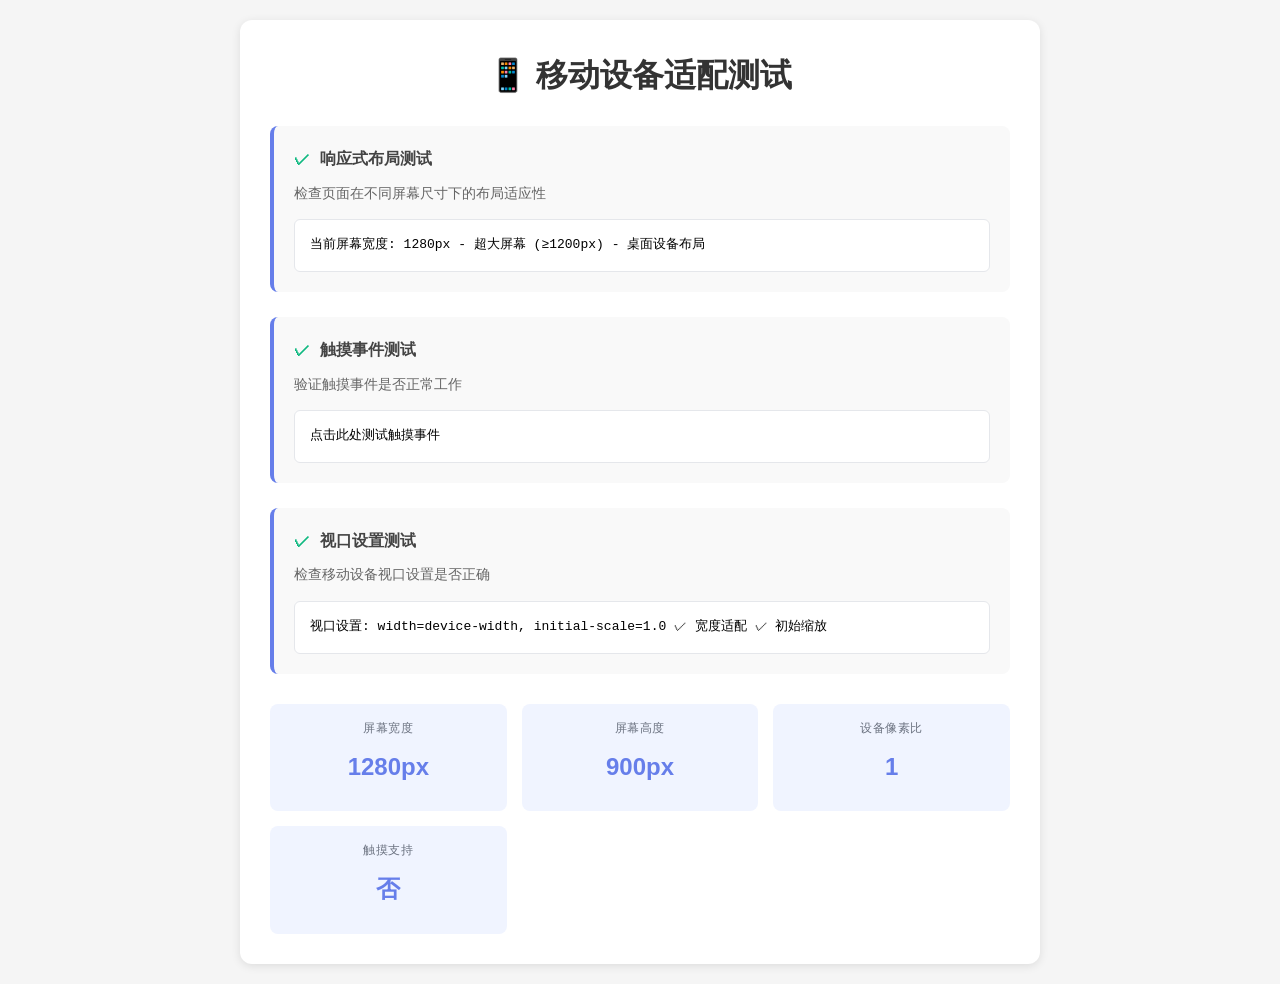
<file: mobile-test.html>
<!DOCTYPE html>
<html lang="zh-CN">
<head>
    <meta charset="UTF-8">
    <meta name="viewport" content="width=device-width, initial-scale=1.0">
    <title>移动设备适配测试</title>
    <style>
        * {
            margin: 0;
            padding: 0;
            box-sizing: border-box;
        }
        
        body {
            font-family: -apple-system, BlinkMacSystemFont, 'Segoe UI', Roboto, sans-serif;
            padding: 20px;
            line-height: 1.6;
            background: #f5f5f5;
        }
        
        .container {
            max-width: 800px;
            margin: 0 auto;
            background: white;
            padding: 30px;
            border-radius: 12px;
            box-shadow: 0 2px 10px rgba(0,0,0,0.1);
        }
        
        h1 {
            color: #333;
            margin-bottom: 20px;
            text-align: center;
        }
        
        .test-section {
            margin: 25px 0;
            padding: 20px;
            background: #f9f9f9;
            border-radius: 8px;
            border-left: 4px solid #667eea;
        }
        
        .test-title {
            font-weight: bold;
            margin-bottom: 10px;
            color: #444;
            display: flex;
            align-items: center;
            gap: 10px;
        }
        
        .test-title::before {
            content: '✓';
            color: #10b981;
            font-weight: bold;
        }
        
        .test-desc {
            color: #666;
            font-size: 14px;
            margin-bottom: 15px;
        }
        
        .test-result {
            background: white;
            padding: 15px;
            border-radius: 6px;
            border: 1px solid #e5e7eb;
            font-family: monospace;
            font-size: 13px;
            overflow-x: auto;
        }
        
        .device-info {
            display: grid;
            grid-template-columns: repeat(auto-fit, minmax(200px, 1fr));
            gap: 15px;
            margin-top: 30px;
        }
        
        .info-card {
            background: #f0f4ff;
            padding: 15px;
            border-radius: 8px;
            text-align: center;
        }
        
        .info-value {
            font-size: 24px;
            font-weight: bold;
            color: #667eea;
            margin: 10px 0;
        }
        
        .info-label {
            font-size: 12px;
            color: #6b7280;
            text-transform: uppercase;
            letter-spacing: 0.5px;
        }
        
        @media (max-width: 768px) {
            body {
                padding: 10px;
            }
            
            .container {
                padding: 20px;
            }
            
            .test-section {
                padding: 15px;
            }
            
            .device-info {
                grid-template-columns: 1fr;
            }
        }
        
        @media (max-width: 480px) {
            .container {
                padding: 15px;
            }
            
            h1 {
                font-size: 22px;
            }
        }
    </style>
</head>
<body>
    <div class="container">
        <h1>📱 移动设备适配测试</h1>
        
        <div class="test-section">
            <div class="test-title">响应式布局测试</div>
            <div class="test-desc">检查页面在不同屏幕尺寸下的布局适应性</div>
            <div class="test-result" id="responsiveTest">
                正在检测响应式布局...
            </div>
        </div>
        
        <div class="test-section">
            <div class="test-title">触摸事件测试</div>
            <div class="test-desc">验证触摸事件是否正常工作</div>
            <div class="test-result" id="touchTest">
                点击此处测试触摸事件
            </div>
        </div>
        
        <div class="test-section">
            <div class="test-title">视口设置测试</div>
            <div class="test-desc">检查移动设备视口设置是否正确</div>
            <div class="test-result" id="viewportTest">
                正在检测视口设置...
            </div>
        </div>
        
        <div class="device-info">
            <div class="info-card">
                <div class="info-label">屏幕宽度</div>
                <div class="info-value" id="screenWidth">-</div>
            </div>
            
            <div class="info-card">
                <div class="info-label">屏幕高度</div>
                <div class="info-value" id="screenHeight">-</div>
            </div>
            
            <div class="info-card">
                <div class="info-label">设备像素比</div>
                <div class="info-value" id="pixelRatio">-</div>
            </div>
            
            <div class="info-card">
                <div class="info-label">触摸支持</div>
                <div class="info-value" id="touchSupport">-</div>
            </div>
        </div>
    </div>
    
    <script>
        // 设备信息检测
        function updateDeviceInfo() {
            document.getElementById('screenWidth').textContent = window.innerWidth + 'px';
            document.getElementById('screenHeight').textContent = window.innerHeight + 'px';
            document.getElementById('pixelRatio').textContent = window.devicePixelRatio || 1;
            document.getElementById('touchSupport').textContent = 
                'ontouchstart' in window ? '是' : '否';
        }
        
        // 响应式布局测试
        function testResponsive() {
            const width = window.innerWidth;
            let result = '';
            
            if (width >= 1200) {
                result = '超大屏幕 (≥1200px) - 桌面设备布局';
            } else if (width >= 992) {
                result = '大屏幕 (992px-1199px) - 桌面设备布局';
            } else if (width >= 768) {
                result = '中等屏幕 (768px-991px) - 平板设备布局';
            } else if (width >= 576) {
                result = '小屏幕 (576px-767px) - 手机横向布局';
            } else {
                result = '超小屏幕 (<576px) - 手机纵向布局';
            }
            
            document.getElementById('responsiveTest').textContent = 
                `当前屏幕宽度: ${width}px - ${result}`;
        }
        
        // 触摸事件测试
        function setupTouchTest() {
            const touchElement = document.getElementById('touchTest');
            let touchCount = 0;
            
            touchElement.addEventListener('click', function() {
                touchCount++;
                this.textContent = `点击次数: ${touchCount} - 点击事件正常`;
                this.style.backgroundColor = '#d1fae5';
                setTimeout(() => {
                    this.style.backgroundColor = '';
                }, 500);
            });
            
            touchElement.addEventListener('touchstart', function(e) {
                e.preventDefault();
                this.textContent = '触摸开始 - 触摸事件正常';
                this.style.backgroundColor = '#fef3c7';
            });
            
            touchElement.addEventListener('touchend', function() {
                setTimeout(() => {
                    this.style.backgroundColor = '';
                }, 300);
            });
        }
        
        // 视口测试
        function testViewport() {
            const viewportMeta = document.querySelector('meta[name="viewport"]');
            let result = '';
            
            if (viewportMeta) {
                const content = viewportMeta.getAttribute('content');
                result = `视口设置: ${content}`;
                
                // 检查关键设置
                if (content.includes('width=device-width')) {
                    result += ' ✓ 宽度适配';
                }
                if (content.includes('initial-scale=1')) {
                    result += ' ✓ 初始缩放';
                }
                if (content.includes('user-scalable=no')) {
                    result += ' ✓ 禁止缩放';
                }
            } else {
                result = '警告: 未找到视口meta标签';
            }
            
            document.getElementById('viewportTest').textContent = result;
        }
        
        // 初始化
        document.addEventListener('DOMContentLoaded', function() {
            updateDeviceInfo();
            testResponsive();
            setupTouchTest();
            testViewport();
            
            // 窗口大小变化时更新
            window.addEventListener('resize', function() {
                updateDeviceInfo();
                testResponsive();
            });
            
            // 设备方向变化时更新
            window.addEventListener('orientationchange', function() {
                setTimeout(() => {
                    updateDeviceInfo();
                    testResponsive();
                }, 300);
            });
        });
        
        // 性能监控
        window.addEventListener('load', function() {
            if ('performance' in window) {
                const perfData = window.performance.timing;
                const loadTime = perfData.loadEventEnd - perfData.navigationStart;
                console.log(`页面加载完成，耗时: ${loadTime}ms`);
            }
        });
    </script>
</body>
</html>
</file>
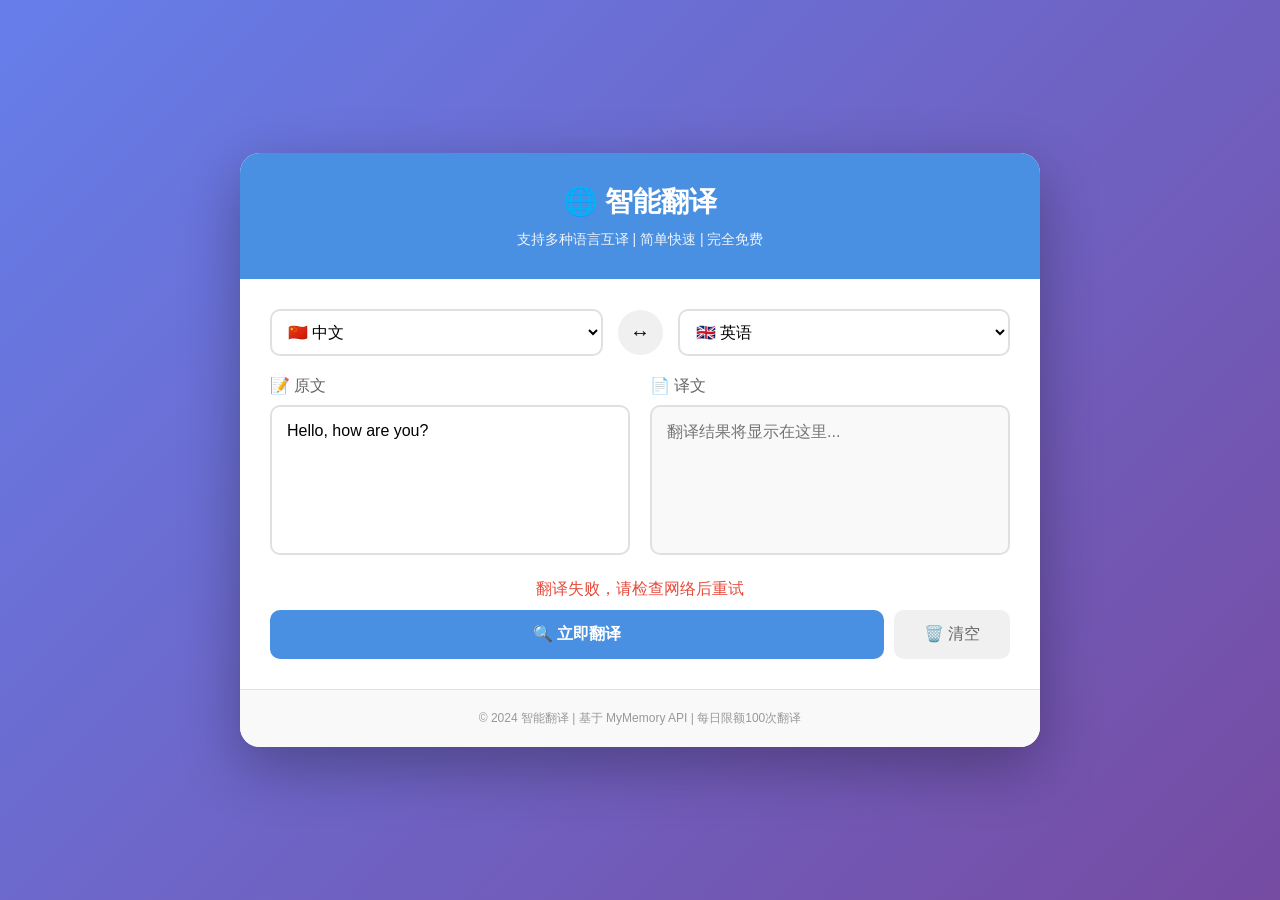
<file: translate_bake.html>
<!DOCTYPE html>
<html lang="zh-CN">
<head>
    <meta charset="UTF-8">
    <meta name="viewport" content="width=device-width, initial-scale=1.0">
    <title>简单翻译程序</title>
    <style>
        * {
            margin: 0;
            padding: 0;
            box-sizing: border-box;
        }
        
        body {
            font-family: 'Microsoft YaHei', sans-serif;
            background: linear-gradient(135deg, #667eea 0%, #764ba2 100%);
            min-height: 100vh;
            display: flex;
            justify-content: center;
            align-items: center;
            padding: 20px;
        }
        
        .container {
            width: 100%;
            max-width: 800px;
            background: white;
            border-radius: 20px;
            box-shadow: 0 20px 60px rgba(0,0,0,0.3);
            overflow: hidden;
        }
        
        .header {
            background: #4a90e2;
            color: white;
            padding: 30px;
            text-align: center;
        }
        
        .header h1 {
            font-size: 28px;
            margin-bottom: 10px;
        }
        
        .header p {
            opacity: 0.9;
            font-size: 14px;
        }
        
        .translator {
            padding: 30px;
        }
        
        .language-selector {
            display: flex;
            justify-content: space-between;
            align-items: center;
            margin-bottom: 20px;
            gap: 15px;
        }
        
        .select-box {
            flex: 1;
        }
        
        .select-box select {
            width: 100%;
            padding: 12px;
            border: 2px solid #e0e0e0;
            border-radius: 10px;
            font-size: 16px;
            outline: none;
            transition: border-color 0.3s;
            background: white;
            cursor: pointer;
        }
        
        .select-box select:focus {
            border-color: #4a90e2;
        }
        
        .swap-button {
            background: #f0f0f0;
            border: none;
            width: 45px;
            height: 45px;
            border-radius: 50%;
            cursor: pointer;
            display: flex;
            align-items: center;
            justify-content: center;
            transition: all 0.3s;
            font-size: 20px;
        }
        
        .swap-button:hover {
            background: #4a90e2;
            color: white;
            transform: rotate(180deg);
        }
        
        .text-boxes {
            display: flex;
            gap: 20px;
            margin-bottom: 20px;
        }
        
        .text-box {
            flex: 1;
        }
        
        .text-box label {
            display: block;
            margin-bottom: 8px;
            color: #666;
            font-weight: 500;
        }
        
        .text-box textarea {
            width: 100%;
            height: 150px;
            padding: 15px;
            border: 2px solid #e0e0e0;
            border-radius: 10px;
            font-size: 16px;
            resize: none;
            outline: none;
            transition: border-color 0.3s;
            font-family: inherit;
        }
        
        .text-box textarea:focus {
            border-color: #4a90e2;
        }
        
        .text-box textarea[readonly] {
            background-color: #f9f9f9;
        }
        
        .button-group {
            display: flex;
            gap: 10px;
            justify-content: flex-end;
        }
        
        .translate-btn {
            background: #4a90e2;
            color: white;
            border: none;
            padding: 14px 40px;
            border-radius: 10px;
            font-size: 16px;
            font-weight: 600;
            cursor: pointer;
            transition: background 0.3s;
            flex: 1;
        }
        
        .translate-btn:hover {
            background: #357abd;
        }
        
        .clear-btn {
            background: #f0f0f0;
            color: #666;
            border: none;
            padding: 14px 30px;
            border-radius: 10px;
            font-size: 16px;
            cursor: pointer;
            transition: all 0.3s;
        }
        
        .clear-btn:hover {
            background: #e0e0e0;
        }
        
        .loading {
            display: none;
            text-align: center;
            margin: 15px 0;
            color: #4a90e2;
        }
        
        .loading.active {
            display: block;
        }
        
        .loading::after {
            content: '';
            display: inline-block;
            width: 20px;
            height: 20px;
            border: 3px solid #f0f0f0;
            border-top-color: #4a90e2;
            border-radius: 50%;
            animation: spin 1s linear infinite;
            margin-left: 10px;
            vertical-align: middle;
        }
        
        @keyframes spin {
            to { transform: rotate(360deg); }
        }
        
        .footer {
            text-align: center;
            padding: 20px;
            background: #f9f9f9;
            color: #999;
            font-size: 12px;
            border-top: 1px solid #e0e0e0;
        }
        
        .error-message {
            color: #e74c3c;
            text-align: center;
            margin: 10px 0;
            display: none;
        }
        
        .error-message.active {
            display: block;
        }
        
        @media (max-width: 600px) {
            .text-boxes {
                flex-direction: column;
            }
            
            .language-selector {
                flex-direction: column;
            }
            
            .swap-button {
                transform: rotate(90deg);
            }
            
            .swap-button:hover {
                transform: rotate(270deg);
            }
        }
    </style>
</head>
<body>
    <div class="container">
        <div class="header">
            <h1>🌐 智能翻译</h1>
            <p>支持多种语言互译 | 简单快速 | 完全免费</p>
        </div>
        
        <div class="translator">
            <div class="language-selector">
                <div class="select-box">
                    <select id="sourceLang">
                        <option value="auto">🌐 自动检测</option>
                        <option value="zh" selected>🇨🇳 中文</option>
                        <option value="en">🇬🇧 英语</option>
                        <option value="ja">🇯🇵 日语</option>
                        <option value="ko">🇰🇷 韩语</option>
                        <option value="fr">🇫🇷 法语</option>
                        <option value="de">🇩🇪 德语</option>
                        <option value="es">🇪🇸 西班牙语</option>
                        <option value="ru">🇷🇺 俄语</option>
                        <option value="ar">🇸🇦 阿拉伯语</option>
                        <option value="th">🇹🇭 泰语</option>
                    </select>
                </div>
                
                <button class="swap-button" id="swapLang" title="交换语言">↔️</button>
                
                <div class="select-box">
                    <select id="targetLang">
                        <option value="zh">🇨🇳 中文</option>
                        <option value="en" selected>🇬🇧 英语</option>
                        <option value="ja">🇯🇵 日语</option>
                        <option value="ko">🇰🇷 韩语</option>
                        <option value="fr">🇫🇷 法语</option>
                        <option value="de">🇩🇪 德语</option>
                        <option value="es">🇪🇸 西班牙语</option>
                        <option value="ru">🇷🇺 俄语</option>
                        <option value="ar">🇸🇦 阿拉伯语</option>
                        <option value="th">🇹🇭 泰语</option>
                    </select>
                </div>
            </div>
            
            <div class="text-boxes">
                <div class="text-box">
                    <label for="sourceText">📝 原文</label>
                    <textarea id="sourceText" placeholder="请输入要翻译的文本..."></textarea>
                </div>
                
                <div class="text-box">
                    <label for="targetText">📄 译文</label>
                    <textarea id="targetText" placeholder="翻译结果将显示在这里..." readonly></textarea>
                </div>
            </div>
            
            <div class="loading" id="loading">翻译中</div>
            <div class="error-message" id="errorMessage"></div>
            
            <div class="button-group">
                <button class="translate-btn" id="translateBtn">🔍 立即翻译</button>
                <button class="clear-btn" id="clearBtn">🗑️ 清空</button>
            </div>
        </div>
        
        <div class="footer">
            © 2024 智能翻译 | 基于 MyMemory API | 每日限额100次翻译
        </div>
    </div>

    <script>
        document.addEventListener('DOMContentLoaded', function() {
            const sourceText = document.getElementById('sourceText');
            const targetText = document.getElementById('targetText');
            const sourceLang = document.getElementById('sourceLang');
            const targetLang = document.getElementById('targetLang');
            const translateBtn = document.getElementById('translateBtn');
            const swapBtn = document.getElementById('swapLang');
            const clearBtn = document.getElementById('clearBtn');
            const loading = document.getElementById('loading');
            const errorMessage = document.getElementById('errorMessage');
            
            // 翻译函数
            async function translate() {
                const text = sourceText.value.trim();
                
                if (!text) {
                    showError('请输入要翻译的文本');
                    return;
                }
                
                const fromLang = sourceLang.value;
                const toLang = targetLang.value;
                
                // 如果源语言和目标语言相同
                if (fromLang === toLang && fromLang !== 'auto') {
                    showError('源语言和目标语言不能相同');
                    return;
                }
                
                // 显示加载状态
                loading.classList.add('active');
                errorMessage.classList.remove('active');
                targetText.value = '';
                
                try {
                    // 使用 MyMemory API (免费，无需API密钥)
                    const langPair = fromLang === 'auto' ? `${toLang}` : `${fromLang}|${toLang}`;
                    const url = `https://api.mymemory.translated.net/get?q=${encodeURIComponent(text)}&langpair=${langPair}`;
                    
                    const response = await fetch(url);
                    const data = await response.json();
                    
                    if (data.responseStatus === 200 && data.responseData) {
                        targetText.value = data.responseData.translatedText;
                        
                        // 如果有匹配度信息，可以在控制台查看
                        console.log('匹配度:', data.responseData.match);
                    } else {
                        throw new Error('翻译失败，请稍后重试');
                    }
                } catch (error) {
                    console.error('翻译错误:', error);
                    showError('翻译失败，请检查网络后重试');
                } finally {
                    loading.classList.remove('active');
                }
            }
            
            // 显示错误信息
            function showError(message) {
                errorMessage.textContent = message;
                errorMessage.classList.add('active');
            }
            
            // 交换语言
            function swapLanguages() {
                const sourceVal = sourceLang.value;
                const targetVal = targetLang.value;
                
                // 如果源语言是自动检测，不能交换
                if (sourceVal === 'auto') {
                    showError('自动检测语言不能作为目标语言');
                    return;
                }
                
                sourceLang.value = targetVal;
                targetLang.value = sourceVal;
                
                // 交换文本框内容
                const sourceTextValue = sourceText.value;
                const targetTextValue = targetText.value;
                
                if (sourceTextValue || targetTextValue) {
                    sourceText.value = targetTextValue;
                    targetText.value = '';
                    
                    if (targetTextValue) {
                        // 如果有译文，自动翻译回来
                        setTimeout(() => translate(), 100);
                    }
                }
            }
            
            // 清空所有内容
            function clearAll() {
                sourceText.value = '';
                targetText.value = '';
                errorMessage.classList.remove('active');
            }
            
            // 事件监听
            translateBtn.addEventListener('click', translate);
            swapBtn.addEventListener('click', swapLanguages);
            clearBtn.addEventListener('click', clearAll);
            
            // 快捷键：Ctrl + Enter 翻译
            sourceText.addEventListener('keydown', function(e) {
                if (e.ctrlKey && e.key === 'Enter') {
                    translate();
                }
            });
            
            // 输入时清除错误提示
            sourceText.addEventListener('input', function() {
                errorMessage.classList.remove('active');
            });
            
            // 示例：默认显示一些示例文本
            sourceText.value = 'Hello, how are you?';
            setTimeout(() => translate(), 500);
        });
    </script>
</body>
</html>
</file>
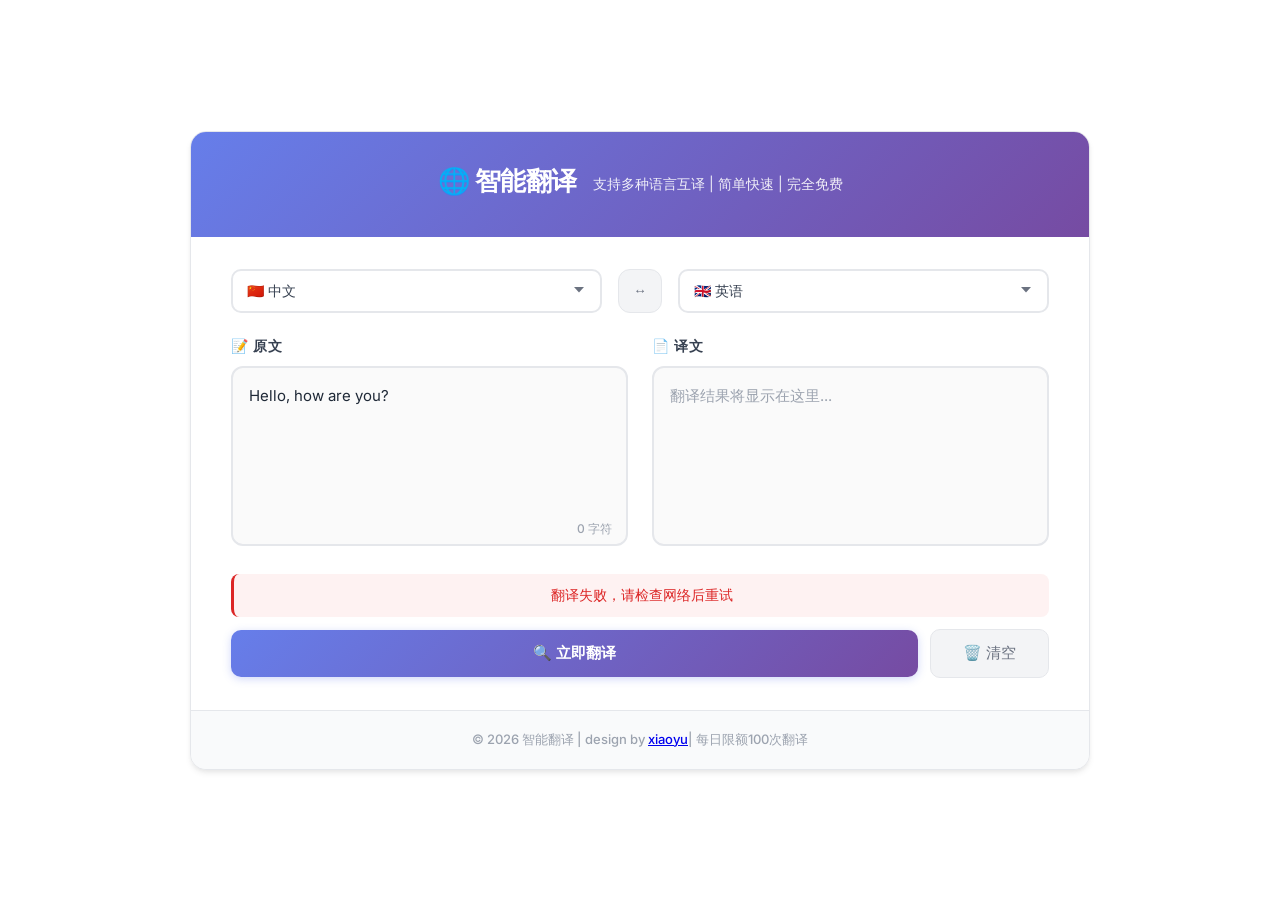
<file: translate_cover.html>
<!DOCTYPE html>
<html lang="zh-CN">
<head>
    <meta charset="UTF-8">
    <meta name="viewport" content="width=device-width, initial-scale=1.0">
    <title>简单翻译程序</title>
    <link rel="stylesheet" href="css/style.css">
</head>
<body>
    <div class="container">
        <div class="header">
            <h1>🌐 智能翻译</h1>
            <p>支持多种语言互译 | 简单快速 | 完全免费</p>
        </div>
        
        <div class="translator">
            <div class="language-selector">
                <div class="select-box">
                    <select id="sourceLang">
                        <option value="auto">🌐 自动检测</option>
                        <option value="zh" selected>🇨🇳 中文</option>
                        <option value="en">🇬🇧 英语</option>
                        <option value="ja">🇯🇵 日语</option>
                        <option value="ko">🇰🇷 韩语</option>
                        <option value="fr">🇫🇷 法语</option>
                        <option value="de">🇩🇪 德语</option>
                        <option value="es">🇪🇸 西班牙语</option>
                        <option value="ru">🇷🇺 俄语</option>
                        <option value="ar">🇸🇦 阿拉伯语</option>
                        <option value="th">🇹🇭 泰语</option>
                    </select>
                </div>
                
                <button class="swap-button" id="swapLang" title="交换语言">↔️</button>
                
                <div class="select-box">
                    <select id="targetLang">
                        <option value="zh">🇨🇳 中文</option>
                        <option value="en" selected>🇬🇧 英语</option>
                        <option value="ja">🇯🇵 日语</option>
                        <option value="ko">🇰🇷 韩语</option>
                        <option value="fr">🇫🇷 法语</option>
                        <option value="de">🇩🇪 德语</option>
                        <option value="es">🇪🇸 西班牙语</option>
                        <option value="ru">🇷🇺 俄语</option>
                        <option value="ar">🇸🇦 阿拉伯语</option>
                        <option value="th">🇹🇭 泰语</option>
                    </select>
                </div>
            </div>
            
            <div class="text-boxes">
                <div class="text-box">
                    <label for="sourceText">📝 原文</label>
                    <textarea id="sourceText" placeholder="请输入要翻译的文本..."></textarea>
                </div>
                
                <div class="text-box">
                    <label for="targetText">📄 译文</label>
                    <textarea id="targetText" placeholder="翻译结果将显示在这里..." readonly></textarea>
                </div>
            </div>
            
            <div class="loading" id="loading">翻译中</div>
            <div class="error-message" id="errorMessage"></div>
            
            <div class="button-group">
                <button class="translate-btn" id="translateBtn">🔍 立即翻译</button>
                <button class="clear-btn" id="clearBtn">🗑️ 清空</button>
            </div>
        </div>
        
        <div class="footer">
            © 2026 智能翻译 | design by <a href="https://github.com/sangxiaoyu">xiaoyu</a>| 每日限额100次翻译
        </div>
    </div>

    <script src="js/translate.js"></script>
</body>
</html>
</file>
<file: En-decode/css/style.css>
/* ===== 基础样式 ===== */
*, *::before, *::after {
    box-sizing: border-box;
    margin: 0;
    padding: 0;
}

html {
    font-size: 16px;
    scroll-behavior: smooth;
}

body {
    font-family: 'Inter', -apple-system, BlinkMacSystemFont, 'Segoe UI', Roboto, sans-serif;
    background: linear-gradient(180deg, #f8fafc 0%, #e2e8f0 100%);
    min-height: 100vh;
    color: #334155;
    line-height: 1.6;
    -webkit-font-smoothing: antialiased;
    -moz-osx-font-smoothing: grayscale;
    padding: 20px;
}

.container {
    max-width: 1200px;
    margin: 0 auto;
    background: white;
    border-radius: 24px;
    box-shadow: 0 25px 80px rgba(15, 23, 42, 0.08);
    overflow: hidden;
    animation: fadeIn 0.5s ease-out;
}

@keyframes fadeIn {
    from {
        opacity: 0;
        transform: translateY(20px);
    }
    to {
        opacity: 1;
        transform: translateY(0);
    }
}

/* ===== 头部 ===== */
.header {
    background: linear-gradient(135deg, #0f172a 0%, #1e293b 100%);
    color: white;
    padding: 40px 30px;
    text-align: center;
    position: relative;
    overflow: hidden;
}

.header::before {
    content: '';
    position: absolute;
    top: 0;
    left: 0;
    right: 0;
    bottom: 0;
    background:
        radial-gradient(circle at 20% 50%, rgba(99, 102, 241, 0.3) 0%, transparent 50%),
        radial-gradient(circle at 80% 50%, rgba(139, 92, 246, 0.3) 0%, transparent 50%);
    pointer-events: none;
}

.logo {
    position: relative;
    z-index: 1;
    display: flex;
    align-items: center;
    justify-content: center;
    gap: 15px;
}

.logo i {
    font-size: 2.5rem;
    background: linear-gradient(135deg, #818cf8 0%, #a78bfa 100%);
    -webkit-background-clip: text;
    -webkit-text-fill-color: transparent;
    background-clip: text;
}

.logo h1 {
    font-size: 2rem;
    font-weight: 700;
    letter-spacing: -0.5px;
    background: linear-gradient(135deg, #fff 0%, #e2e8f0 100%);
    -webkit-background-clip: text;
    -webkit-text-fill-color: transparent;
    background-clip: text;
}

.subtitle {
    position: relative;
    z-index: 1;
    margin-top: 10px;
    font-size: 1.1rem;
    color: rgba(255, 255, 255, 0.7);
    font-weight: 400;
}

/* ===== 主内容 ===== */
.main-content {
    padding: 30px;
}

/* ===== 工具选择器 ===== */
.tool-selector {
    margin-bottom: 30px;
}

.tool-tabs {
    display: flex;
    gap: 12px;
    background: #f1f5f9;
    padding: 6px;
    border-radius: 16px;
    justify-content: center;
    flex-wrap: wrap;
}

.tool-tab {
    display: flex;
    align-items: center;
    gap: 8px;
    padding: 14px 24px;
    border: none;
    background: transparent;
    color: #64748b;
    font-size: 0.95rem;
    font-weight: 600;
    border-radius: 12px;
    cursor: pointer;
    transition: all 0.3s ease;
}

.tool-tab:hover {
    background: rgba(99, 102, 241, 0.1);
    color: #6366f1;
}

.tool-tab.active {
    background: white;
    color: #6366f1;
    box-shadow: 0 4px 12px rgba(99, 102, 241, 0.2);
}

.tool-tab i {
    font-size: 1.1rem;
}

/* ===== 工具容器 ===== */
.tool-container {
    margin-bottom: 40px;
}

.tool-section {
    display: none;
    animation: slideIn 0.3s ease-out;
}

.tool-section.active {
    display: block;
}

@keyframes slideIn {
    from {
        opacity: 0;
        transform: translateX(20px);
    }
    to {
        opacity: 1;
        transform: translateX(0);
    }
}

/* ===== 编辑器布局 ===== */
.editor-layout {
    display: grid;
    grid-template-columns: 1fr 1fr;
    gap: 24px;
    margin-bottom: 24px;
}

.editor-panel {
    background: #fafbfc;
    border-radius: 16px;
    padding: 20px;
    border: 1px solid #e2e8f0;
    transition: all 0.3s ease;
}

.editor-panel:hover {
    border-color: #cbd5e1;
    box-shadow: 0 4px 20px rgba(0, 0, 0, 0.04);
}

.section-header {
    display: flex;
    justify-content: space-between;
    align-items: center;
    margin-bottom: 16px;
    padding-bottom: 12px;
    border-bottom: 2px solid #e2e8f0;
}

.section-header h3 {
    display: flex;
    align-items: center;
    gap: 10px;
    font-size: 1rem;
    font-weight: 600;
    color: #334155;
}

.section-header h3 i {
    color: #6366f1;
}

/* ===== 代码编辑器 ===== */
.code-editor {
    position: relative;
}

.code-editor textarea {
    width: 100%;
    min-height: 200px;
    padding: 16px;
    border: 2px solid #e2e8f0;
    border-radius: 12px;
    font-family: 'Consolas', 'Monaco', 'Courier New', monospace;
    font-size: 14px;
    line-height: 1.6;
    color: #334155;
    background: white;
    resize: vertical;
    transition: all 0.3s ease;
}

.code-editor textarea:focus {
    outline: none;
    border-color: #6366f1;
    box-shadow: 0 0 0 4px rgba(99, 102, 241, 0.1);
}

.code-editor textarea::placeholder {
    color: #94a3b8;
}

/* ===== 编辑器底部 ===== */
.editor-footer {
    display: flex;
    justify-content: space-between;
    align-items: center;
    margin-top: 12px;
    padding-top: 12px;
    border-top: 1px solid #e2e8f0;
}

.char-count {
    font-size: 0.85rem;
    color: #64748b;
    font-weight: 500;
}

/* ===== 操作按钮 ===== */
.action-buttons {
    display: flex;
    gap: 8px;
}

.controls-section {
    display: flex;
    justify-content: center;
    padding: 20px;
    background: linear-gradient(135deg, #f8fafc 0%, #f1f5f9 100%);
    border-radius: 16px;
    margin-bottom: 20px;
}

.btn {
    display: inline-flex;
    align-items: center;
    justify-content: center;
    gap: 8px;
    padding: 14px 28px;
    border: none;
    border-radius: 12px;
    font-size: 1rem;
    font-weight: 600;
    cursor: pointer;
    transition: all 0.3s cubic-bezier(0.4, 0, 0.2, 1);
}

.btn:hover {
    transform: translateY(-2px);
}

.btn:active {
    transform: translateY(0);
}

.btn-primary {
    background: linear-gradient(135deg, #6366f1 0%, #4f46e5 100%);
    color: white;
    box-shadow: 0 4px 15px rgba(99, 102, 241, 0.4);
}

.btn-primary:hover {
    background: linear-gradient(135deg, #4f46e5 0%, #4338ca 100%);
    box-shadow: 0 8px 25px rgba(99, 102, 241, 0.5);
}

.btn-warning {
    background: linear-gradient(135deg, #f59e0b 0%, #d97706 100%);
    color: white;
    box-shadow: 0 4px 15px rgba(245, 158, 11, 0.4);
}

.btn-warning:hover {
    background: linear-gradient(135deg, #d97706 0%, #b45309 100%);
    box-shadow: 0 8px 25px rgba(245, 158, 11, 0.5);
}

.btn-success {
    background: linear-gradient(135deg, #10b981 0%, #059669 100%);
    color: white;
    box-shadow: 0 4px 15px rgba(16, 185, 129, 0.4);
}

.btn-success:hover {
    background: linear-gradient(135deg, #059669 0%, #047857 100%);
    box-shadow: 0 8px 25px rgba(16, 185, 129, 0.5);
}

.btn-info {
    background: linear-gradient(135deg, #0ea5e9 0%, #0284c7 100%);
    color: white;
    box-shadow: 0 4px 15px rgba(14, 165, 233, 0.4);
}

.btn-info:hover {
    background: linear-gradient(135deg, #0284c7 0%, #0369a1 100%);
    box-shadow: 0 8px 25px rgba(14, 165, 233, 0.5);
}

.btn-secondary {
    background: linear-gradient(135deg, #64748b 0%, #475569 100%);
    color: white;
    box-shadow: 0 4px 15px rgba(100, 116, 139, 0.3);
}

.btn-secondary:hover {
    background: linear-gradient(135deg, #475569 0%, #334155 100%);
    box-shadow: 0 8px 25px rgba(100, 116, 139, 0.4);
}

.btn-sm {
    padding: 8px 12px;
    font-size: 0.85rem;
}

.btn-sm i {
    font-size: 0.9rem;
}

/* ===== 状态面板 ===== */
.status-panel {
    margin-top: 20px;
}

.status-card {
    display: flex;
    align-items: center;
    justify-content: center;
    gap: 12px;
    padding: 18px 24px;
    border-radius: 14px;
    font-weight: 600;
    font-size: 1rem;
    animation: pulse 0.5s ease-out;
}

@keyframes pulse {
    0% {
        transform: scale(0.95);
        opacity: 0;
    }
    50% {
        transform: scale(1.02);
    }
    100% {
        transform: scale(1);
        opacity: 1;
    }
}

.status-card.success {
    background: linear-gradient(135deg, #d1fae5 0%, #a7f3d0 100%);
    color: #065f46;
    box-shadow: 0 4px 15px rgba(16, 185, 129, 0.2);
}

.status-card.success i {
    color: #10b981;
}

.status-card.error {
    background: linear-gradient(135deg, #fee2e2 0%, #fecaca 100%);
    color: #991b1b;
    box-shadow: 0 4px 15px rgba(239, 68, 68, 0.2);
}

.status-card.error i {
    color: #ef4444;
}

.status-card.warning {
    background: linear-gradient(135deg, #fef3c7 0%, #fde68a 100%);
    color: #92400e;
    box-shadow: 0 4px 15px rgba(245, 158, 11, 0.2);
}

.status-card.warning i {
    color: #f59e0b;
}

/* ===== 功能特性 ===== */
.features-section {
    padding: 30px;
    background: linear-gradient(180deg, #f8fafc 0%, #fff 100%);
    border-top: 1px solid #e2e8f0;
}

.features-section h3 {
    display: flex;
    align-items: center;
    justify-content: center;
    gap: 10px;
    font-size: 1.3rem;
    font-weight: 700;
    color: #334155;
    margin-bottom: 30px;
}

.features-section h3 i {
    color: #f59e0b;
}

.features-grid {
    display: grid;
    grid-template-columns: repeat(auto-fit, minmax(240px, 1fr));
    gap: 20px;
}

.feature {
    background: white;
    padding: 28px;
    border-radius: 16px;
    border: 1px solid #e2e8f0;
    transition: all 0.3s ease;
    position: relative;
    overflow: hidden;
}

.feature::before {
    content: '';
    position: absolute;
    top: 0;
    left: 0;
    width: 4px;
    height: 100%;
    background: linear-gradient(to bottom, #6366f1, #8b5cf6);
    opacity: 0;
    transition: opacity 0.3s ease;
}

.feature:hover {
    transform: translateY(-5px);
    box-shadow: 0 12px 40px rgba(0, 0, 0, 0.08);
    border-color: #6366f1;
}

.feature:hover::before {
    opacity: 1;
}

.feature i {
    font-size: 2.5rem;
    color: #6366f1;
    margin-bottom: 16px;
    display: block;
}

.feature h4 {
    font-size: 1.1rem;
    font-weight: 700;
    color: #1e293b;
    margin-bottom: 10px;
}

.feature p {
    font-size: 0.95rem;
    color: #64748b;
    line-height: 1.6;
}

/* ===== 页脚 ===== */
.footer {
    text-align: center;
    padding: 25px;
    background: #f8fafc;
    border-top: 1px solid #e2e8f0;
    color: #64748b;
    font-size: 0.9rem;
}

/* ===== Toast 提示 ===== */
.toast {
    position: fixed;
    bottom: 30px;
    left: 50%;
    transform: translateX(-50%) translateY(100px);
    padding: 16px 28px;
    border-radius: 12px;
    font-weight: 600;
    font-size: 0.95rem;
    box-shadow: 0 10px 40px rgba(0, 0, 0, 0.2);
    opacity: 0;
    transition: all 0.4s cubic-bezier(0.4, 0, 0.2, 1);
    z-index: 1000;
    display: flex;
    align-items: center;
    gap: 10px;
}

.toast.show {
    transform: translateX(-50%) translateY(0);
    opacity: 1;
}

.toast.success {
    background: linear-gradient(135deg, #10b981 0%, #059669 100%);
    color: white;
}

.toast.error {
    background: linear-gradient(135deg, #ef4444 0%, #dc2626 100%);
    color: white;
}

.toast.warning {
    background: linear-gradient(135deg, #f59e0b 0%, #d97706 100%);
    color: white;
}

.toast.info {
    background: linear-gradient(135deg, #3b82f6 0%, #2563eb 100%);
    color: white;
}

/* ===== 加载动画 ===== */
.loading {
    display: inline-block;
    width: 20px;
    height: 20px;
    border: 3px solid #f1f5f9;
    border-top-color: #6366f1;
    border-radius: 50%;
    animation: spin 1s linear infinite;
}

@keyframes spin {
    to {
        transform: rotate(360deg);
    }
}

/* ===== 响应式 ===== */
@media (max-width: 900px) {
    .editor-layout {
        grid-template-columns: 1fr;
    }

    .header {
        padding: 30px 20px;
    }

    .logo h1 {
        font-size: 1.6rem;
    }

    .tool-tabs {
        flex-direction: column;
    }

    .tool-tab {
        justify-content: center;
    }

    .controls-section .action-buttons {
        flex-direction: column;
    }

    .btn {
        width: 100%;
    }
}

@media (max-width: 480px) {
    body {
        padding: 10px;
    }

    .container {
        border-radius: 16px;
    }

    .header {
        padding: 25px 15px;
    }

    .logo h1 {
        font-size: 1.4rem;
    }

    .main-content {
        padding: 20px;
    }

    .features-section {
        padding: 20px;
    }

    .feature {
        padding: 20px;
    }

    .toast {
        left: 20px;
        right: 20px;
        bottom: 20px;
        transform: translateX(0) translateY(100px);
    }

    .toast.show {
        transform: translateX(0) translateY(0);
    }
}
</file>
<file: IP-Lookup/css/style.css>
/* ===== 基础样式 ===== */
*, *::before, *::after { box-sizing: border-box; margin: 0; padding: 0; }
html { font-size: 16px; scroll-behavior: smooth; }

body {
    font-family: 'Inter', -apple-system, BlinkMacSystemFont, 'Segoe UI', Roboto, sans-serif;
    background: linear-gradient(180deg, #f8fafc 0%, #e2e8f0 100%);
    min-height: 100vh;
    color: #334155;
    line-height: 1.6;
    padding: 20px;
    -webkit-font-smoothing: antialiased;
}

.container {
    max-width: 900px;
    margin: 0 auto;
    background: white;
    border-radius: 24px;
    box-shadow: 0 25px 80px rgba(15, 23, 42, 0.08);
    overflow: hidden;
    animation: fadeIn 0.5s ease-out;
}

@keyframes fadeIn {
    from { opacity: 0; transform: translateY(20px); }
    to { opacity: 1; transform: translateY(0); }
}

/* ===== 头部 ===== */
.header {
    background: linear-gradient(135deg, #0f172a 0%, #1e293b 100%);
    color: white;
    padding: 50px 30px;
    text-align: center;
    position: relative;
    overflow: hidden;
}

.header::before {
    content: '';
    position: absolute;
    top: 0; left: 0; right: 0; bottom: 0;
    background: radial-gradient(circle at 30% 50%, rgba(59, 130, 246, 0.3) 0%, transparent 50%),
                radial-gradient(circle at 70% 50%, rgba(99, 102, 241, 0.3) 0%, transparent 50%);
    pointer-events: none;
}

.logo {
    position: relative;
    z-index: 1;
    display: flex;
    align-items: center;
    justify-content: center;
    gap: 15px;
}

.logo i {
    font-size: 3rem;
    background: linear-gradient(135deg, #60a5fa 0%, #818cf8 100%);
    -webkit-background-clip: text;
    -webkit-text-fill-color: transparent;
    background-clip: text;
}

.logo h1 {
    font-size: 2.2rem;
    font-weight: 700;
    letter-spacing: -0.5px;
    background: linear-gradient(135deg, #fff 0%, #e2e8f0 100%);
    -webkit-background-clip: text;
    -webkit-text-fill-color: transparent;
    background-clip: text;
}

.subtitle {
    position: relative;
    z-index: 1;
    margin-top: 12px;
    font-size: 1.1rem;
    color: rgba(255, 255, 255, 0.7);
}

/* ===== 主内容 ===== */
.main-content { padding: 40px 30px; }

/* ===== 查询区域 ===== */
.search-section { margin-bottom: 30px; }

.search-box {
    display: flex;
    align-items: center;
    background: #f8fafc;
    border: 2px solid #e2e8f0;
    border-radius: 16px;
    padding: 6px;
    transition: all 0.3s ease;
}

.search-box:focus-within {
    border-color: #3b82f6;
    box-shadow: 0 0 0 4px rgba(59, 130, 246, 0.1);
}

.search-icon {
    padding-left: 16px;
    color: #94a3b8;
    font-size: 1.2rem;
}

.search-box input {
    flex: 1;
    border: none;
    background: transparent;
    padding: 16px 12px;
    font-size: 1rem;
    color: #334155;
    outline: none;
}

.search-box input::placeholder { color: #94a3b8; }

.quick-actions {
    display: flex;
    justify-content: center;
    gap: 15px;
    margin-top: 20px;
    flex-wrap: wrap;
}

.quick-btn {
    display: flex;
    align-items: center;
    gap: 8px;
    padding: 12px 24px;
    border: none;
    border-radius: 12px;
    font-size: 0.9rem;
    font-weight: 600;
    cursor: pointer;
    transition: all 0.3s ease;
}

#my-ip-btn {
    background: linear-gradient(135deg, #667eea 0%, #764ba2 100%);
    color: white;
    box-shadow: 0 4px 15px rgba(102, 126, 234, 0.35);
}

#my-ip-btn:hover {
    transform: translateY(-2px);
    box-shadow: 0 6px 20px rgba(102, 126, 234, 0.45);
}

#history-btn {
    background: linear-gradient(135deg, #f093fb 0%, #f5576c 100%);
    color: white;
    box-shadow: 0 4px 15px rgba(245, 87, 108, 0.35);
}

#history-btn:hover {
    transform: translateY(-2px);
    box-shadow: 0 6px 20px rgba(245, 87, 108, 0.45);
}

/* ===== 加载状态 ===== */
.loading-section {
    display: flex;
    justify-content: center;
    padding: 60px 20px;
}

.loading-spinner {
    display: flex;
    flex-direction: column;
    align-items: center;
    gap: 16px;
}

.spinner {
    width: 50px;
    height: 50px;
    border: 4px solid #e2e8f0;
    border-top-color: #3b82f6;
    border-radius: 50%;
    animation: spin 1s linear infinite;
}

@keyframes spin { to { transform: rotate(360deg); } }

.loading-spinner span { color: #64748b; font-size: 1rem; }

/* ===== 结果卡片 ===== */
.result-section { animation: slideIn 0.4s ease-out; }

@keyframes slideIn {
    from { opacity: 0; transform: translateY(20px); }
    to { opacity: 1; transform: translateY(0); }
}

.result-card {
    background: linear-gradient(180deg, #f8fafc 0%, white 100%);
    border: 1px solid #e2e8f0;
    border-radius: 20px;
    overflow: hidden;
}

.result-header {
    display: flex;
    justify-content: space-between;
    align-items: center;
    padding: 24px 30px;
    background: linear-gradient(135deg, #3b82f6 0%, #6366f1 100%);
    color: white;
}

.result-ip {
    display: flex;
    align-items: center;
    gap: 12px;
    font-size: 1.5rem;
    font-weight: 700;
}

.result-status {
    display: flex;
    align-items: center;
    gap: 8px;
    padding: 8px 16px;
    border-radius: 20px;
    font-size: 0.9rem;
    font-weight: 500;
}

.result-status.success {
    background: rgba(255, 255, 255, 0.2);
}

.result-status.error {
    background: rgba(239, 68, 68, 0.3);
}

.result-grid {
    display: grid;
    grid-template-columns: repeat(auto-fit, minmax(250px, 1fr));
    gap: 16px;
    padding: 24px 30px;
}

.result-item {
    display: flex;
    align-items: center;
    gap: 14px;
    padding: 18px 20px;
    background: white;
    border: 1px solid #e2e8f0;
    border-radius: 14px;
    transition: all 0.3s ease;
}

.result-item:hover {
    border-color: #3b82f6;
    box-shadow: 0 4px 15px rgba(59, 130, 246, 0.1);
    transform: translateY(-2px);
}

.item-icon {
    width: 44px;
    height: 44px;
    display: flex;
    align-items: center;
    justify-content: center;
    background: linear-gradient(135deg, #eff6ff 0%, #dbeafe 100%);
    border-radius: 12px;
    color: #3b82f6;
    font-size: 1.2rem;
}

.item-content { flex: 1; }

.item-content label {
    display: block;
    font-size: 0.8rem;
    color: #94a3b8;
    margin-bottom: 4px;
    font-weight: 500;
}

.item-content span {
    font-size: 1rem;
    font-weight: 600;
    color: #1e293b;
}

/* ===== 地图区域 ===== */
.map-section {
    margin: 0 30px 24px;
    border-radius: 16px;
    overflow: hidden;
    border: 1px solid #e2e8f0;
    background: #f8fafc;
}

.map-placeholder {
    display: flex;
    flex-direction: column;
    align-items: center;
    justify-content: center;
    height: 200px;
    gap: 12px;
    color: #94a3b8;
}

.map-placeholder i {
    font-size: 3rem;
    opacity: 0.5;
}

.map-coords {
    padding: 12px;
    text-align: center;
    color: #64748b;
    font-size: 0.9rem;
    background: #f1f5f9;
    border-bottom: 1px solid #e2e8f0;
}

/* ===== 操作按钮 ===== */
.result-actions {
    display: flex;
    justify-content: center;
    gap: 15px;
    padding: 24px 30px;
    border-top: 1px solid #e2e8f0;
}

/* ===== 按钮样式 ===== */
.btn {
    display: inline-flex;
    align-items: center;
    justify-content: center;
    gap: 8px;
    padding: 14px 28px;
    border: none;
    border-radius: 12px;
    font-size: 1rem;
    font-weight: 600;
    cursor: pointer;
    transition: all 0.3s cubic-bezier(0.4, 0, 0.2, 1);
}

.btn:hover { transform: translateY(-2px); }
.btn:active { transform: translateY(0); }

.btn-primary {
    background: linear-gradient(135deg, #3b82f6 0%, #2563eb 100%);
    color: white;
    box-shadow: 0 4px 15px rgba(59, 130, 246, 0.4);
}

.btn-primary:hover {
    background: linear-gradient(135deg, #2563eb 0%, #1d4ed8 100%);
    box-shadow: 0 8px 25px rgba(59, 130, 246, 0.5);
}

.btn-secondary {
    background: linear-gradient(135deg, #64748b 0%, #475569 100%);
    color: white;
    box-shadow: 0 4px 15px rgba(100, 116, 139, 0.3);
}

.btn-secondary:hover {
    background: linear-gradient(135deg, #475569 0%, #334155 100%);
}

.btn-outline {
    background: white;
    color: #3b82f6;
    border: 2px solid #3b82f6;
}

.btn-outline:hover {
    background: #3b82f6;
    color: white;
}

/* ===== 错误区域 ===== */
.error-section {
    display: flex;
    justify-content: center;
    padding: 60px 20px;
}

.error-card {
    text-align: center;
    padding: 50px;
    background: linear-gradient(180deg, #fef2f2 0%, white 100%);
    border: 1px solid #fecaca;
    border-radius: 20px;
    max-width: 400px;
}

.error-card > i {
    font-size: 4rem;
    color: #ef4444;
    margin-bottom: 20px;
}

.error-card h3 {
    font-size: 1.5rem;
    color: #991b1b;
    margin-bottom: 10px;
}

.error-card p {
    color: #64748b;
    margin-bottom: 25px;
}

/* ===== 历史记录 ===== */
.history-section {
    margin-top: 30px;
    animation: slideIn 0.4s ease-out;
}

.history-header {
    display: flex;
    justify-content: space-between;
    align-items: center;
    margin-bottom: 20px;
    padding-bottom: 15px;
    border-bottom: 2px solid #e2e8f0;
}

.history-header h3 {
    display: flex;
    align-items: center;
    gap: 10px;
    font-size: 1.2rem;
    color: #1e293b;
}

.history-header h3 i { color: #3b82f6; }

.btn-text {
    background: none;
    border: none;
    color: #ef4444;
    font-size: 0.9rem;
    cursor: pointer;
    padding: 8px 12px;
    border-radius: 8px;
    transition: all 0.3s ease;
}

.btn-text:hover { background: #fef2f2; }

.history-list { display: flex; flex-direction: column; gap: 10px; }

.history-item {
    display: flex;
    justify-content: space-between;
    align-items: center;
    padding: 16px 20px;
    background: #f8fafc;
    border: 1px solid #e2e8f0;
    border-radius: 12px;
    cursor: pointer;
    transition: all 0.3s ease;
}

.history-item:hover {
    background: white;
    border-color: #3b82f6;
    transform: translateX(5px);
}

.history-item .ip {
    font-weight: 600;
    color: #1e293b;
}

.history-item .info {
    font-size: 0.85rem;
    color: #64748b;
    margin-top: 4px;
}

.history-item .time {
    font-size: 0.8rem;
    color: #94a3b8;
}

/* ===== Toast ===== */
.toast {
    position: fixed;
    bottom: 30px;
    left: 50%;
    transform: translateX(-50%) translateY(100px);
    padding: 16px 28px;
    border-radius: 12px;
    font-weight: 600;
    opacity: 0;
    transition: all 0.4s cubic-bezier(0.4, 0, 0.2, 1);
    z-index: 1000;
    display: flex;
    align-items: center;
    gap: 10px;
}

.toast.show { transform: translateX(-50%) translateY(0); opacity: 1; }
.toast.success { background: linear-gradient(135deg, #10b981, #059669); color: white; }
.toast.error { background: linear-gradient(135deg, #ef4444, #dc2626); color: white; }
.toast.info { background: linear-gradient(135deg, #3b82f6, #2563eb); color: white; }

/* ===== 弹窗 ===== */
.modal-overlay {
    position: fixed;
    top: 0;
    left: 0;
    right: 0;
    bottom: 0;
    background: rgba(0, 0, 0, 0.5);
    display: flex;
    align-items: center;
    justify-content: center;
    z-index: 1000;
    animation: fadeIn 0.2s ease;
}

@keyframes fadeIn {
    from { opacity: 0; }
    to { opacity: 1; }
}

.modal-content {
    background: white;
    border-radius: 16px;
    width: 90%;
    max-width: 500px;
    max-height: 80vh;
    display: flex;
    flex-direction: column;
    animation: slideUp 0.3s ease;
}

@keyframes slideUp {
    from { transform: translateY(20px); opacity: 0; }
    to { transform: translateY(0); opacity: 1; }
}

.modal-header {
    display: flex;
    justify-content: space-between;
    align-items: center;
    padding: 20px 24px;
    border-bottom: 1px solid #e2e8f0;
}

.modal-header h3 {
    display: flex;
    align-items: center;
    gap: 10px;
    margin: 0;
    font-size: 1.1rem;
    color: #1e293b;
}

.modal-header h3 i { color: #667eea; }

.modal-close {
    background: none;
    border: none;
    font-size: 1.5rem;
    color: #94a3b8;
    cursor: pointer;
    padding: 0;
    line-height: 1;
}

.modal-close:hover { color: #64748b; }

.modal-body {
    padding: 16px 24px;
    overflow-y: auto;
    flex: 1;
}

.modal-footer {
    padding: 16px 24px;
    border-top: 1px solid #e2e8f0;
    display: flex;
    justify-content: center;
}

/* 弹窗内历史记录样式 */
.modal-body .history-list {
    display: flex;
    flex-direction: column;
    gap: 10px;
}

.modal-body .history-item {
    display: flex;
    justify-content: space-between;
    align-items: center;
    padding: 14px 16px;
    background: #f8fafc;
    border-radius: 10px;
    transition: all 0.2s;
}

.modal-body .history-item:hover {
    background: #f1f5f9;
}

.modal-body .history-ip {
    font-weight: 600;
    color: #1e293b;
    font-size: 0.95rem;
}

.modal-body .history-detail {
    font-size: 0.8rem;
    color: #64748b;
    margin-top: 2px;
}

.modal-body .history-actions {
    display: flex;
    align-items: center;
    gap: 12px;
}

.modal-body .history-time {
    font-size: 0.75rem;
    color: #94a3b8;
}

.btn-icon {
    background: #667eea;
    border: none;
    color: white;
    width: 32px;
    height: 32px;
    border-radius: 8px;
    cursor: pointer;
    display: flex;
    align-items: center;
    justify-content: center;
    transition: all 0.2s;
}

.btn-icon:hover {
    background: #5a67d2;
    transform: scale(1.05);
}

.history-empty {
    text-align: center;
    padding: 40px 20px;
    color: #94a3b8;
}

.history-empty i {
    font-size: 2.5rem;
    margin-bottom: 10px;
    opacity: 0.5;
}

.history-empty p {
    margin: 0;
    font-size: 0.95rem;
}

.btn-danger {
    background: linear-gradient(135deg, #ef4444, #dc2626);
    color: white;
    border: none;
    padding: 10px 24px;
    border-radius: 8px;
    cursor: pointer;
    font-size: 0.9rem;
    display: flex;
    align-items: center;
    gap: 8px;
    transition: all 0.2s;
}

.btn-danger:hover {
    transform: translateY(-1px);
    box-shadow: 0 4px 12px rgba(239, 68, 68, 0.3);
}

/* ===== 页脚 ===== */
.footer {
    text-align: center;
    padding: 25px;
    background: linear-gradient(180deg, #f8fafc 0%, #f1f5f9 100%);
    border-top: 1px solid #e2e8f0;
}

.footer-privacy {
    margin-bottom: 12px;
}

.footer-privacy p {
    margin: 0;
    color: #64748b;
    font-size: 0.85rem;
}

.footer-privacy i { margin-right: 6px; }

.footer-links {
    display: flex;
    justify-content: center;
    align-items: center;
    gap: 12px;
    font-size: 0.9rem;
}

.footer-link {
    color: #1e293b;
    text-decoration: none;
    display: flex;
    align-items: center;
    gap: 6px;
    transition: color 0.2s;
}

.footer-link:hover {
    color: #667eea;
}

.footer-link i {
    font-size: 1.1rem;
}

.footer-divider {
    color: #cbd5e1;
}

.footer-author {
    color: #64748b;
    display: flex;
    align-items: center;
    gap: 4px;
}

.author-name {
    color: #667eea;
    text-decoration: none;
    font-weight: 500;
}

.author-name:hover {
    text-decoration: underline;
}

/* ===== 响应式 ===== */
@media (max-width: 768px) {
    .header { padding: 35px 20px; }
    .logo h1 { font-size: 1.6rem; }
    .logo i { font-size: 2.2rem; }
    .main-content { padding: 25px 20px; }
    .result-header { flex-direction: column; gap: 15px; text-align: center; }
    .result-ip { font-size: 1.3rem; }
    .result-grid { grid-template-columns: 1fr; padding: 20px; }
    .map-section { margin: 0 20px 20px; }
    .result-actions { flex-direction: column; }
    .btn { width: 100%; }
}

@media (max-width: 480px) {
    body { padding: 10px; }
    .container { border-radius: 16px; }
    .search-box { flex-wrap: wrap; }
    .search-box input { width: 100%; }
    .search-box .btn { width: 100%; margin-top: 10px; }
    .quick-actions { flex-direction: column; }
    .quick-btn { width: 100%; justify-content: center; }
}
</file>
<file: JsonHelper/css/style.css>
/* 基础样式 */
* {
    margin: 0;
    padding: 0;
    box-sizing: border-box;
    -webkit-tap-highlight-color: transparent;
}

html {
    font-size: 16px;
    scroll-behavior: smooth;
}

body {
    font-family: 'Inter', -apple-system, BlinkMacSystemFont, 'Segoe UI', Roboto, sans-serif;
    background: linear-gradient(180deg, #f5f7fa 0%, #e4e8ec 100%);
    min-height: 100vh;
    color: #333;
    line-height: 1.6;
    -webkit-font-smoothing: antialiased;
    -moz-osx-font-smoothing: grayscale;
    padding: 20px;
}

.container {
    max-width: 1200px;
    margin: 0 auto;
    background: white;
    border-radius: 20px;
    box-shadow: 0 20px 60px rgba(0, 0, 0, 0.1);
    overflow: hidden;
    animation: fadeIn 0.5s ease-out;
}

@keyframes fadeIn {
    from {
        opacity: 0;
        transform: translateY(20px);
    }
    to {
        opacity: 1;
        transform: translateY(0);
    }
}

/* 头部样式 */
.header {
    background: linear-gradient(135deg, #667eea 0%, #764ba2 100%);
    color: white;
    padding: 20px 30px;
    text-align: center;
    position: relative;
    overflow: hidden;
}

.header::before {
    content: '';
    position: absolute;
    top: -50%;
    left: -50%;
    width: 200%;
    height: 200%;
    background: radial-gradient(circle, rgba(255,255,255,0.1) 1px, transparent 1px);
    background-size: 20px 20px;
    opacity: 0.1;
    animation: float 20s linear infinite;
}

@keyframes float {
    0% {
        transform: translate(0, 0) rotate(0deg);
    }
    100% {
        transform: translate(-20px, -20px) rotate(360deg);
    }
}

.logo {
    display: flex;
    align-items: center;
    justify-content: center;
    gap: 15px;
    margin-bottom: 15px;
}

.logo i {
    font-size: 1.5rem;
    color: #fff;
    background: rgba(255, 255, 255, 0.2);
    padding: 10px;
    border-radius: 10px;
    backdrop-filter: blur(10px);
}

.logo h1 {
    font-size: 1.4rem;
    font-weight: 600;
    letter-spacing: -0.5px;
    text-shadow: 0 2px 10px rgba(0, 0, 0, 0.2);
}

.subtitle {
    font-size: 0.9rem;
    opacity: 0.8;
    max-width: 600px;
    margin: 0 auto;
    font-weight: 300;
}

/* 主内容区域 */
.main-content {
    padding: 30px;
}

/* 工具选择器 */
.tool-selector {
    margin-bottom: 30px;
}

.tool-tabs {
    display: flex;
    gap: 10px;
    background: #f8f9fa;
    padding: 8px;
    border-radius: 12px;
    border: 1px solid #e9ecef;
}

.tool-tab {
    flex: 1;
    padding: 15px 20px;
    border: none;
    background: transparent;
    border-radius: 8px;
    font-size: 1rem;
    font-weight: 600;
    color: #6c757d;
    cursor: pointer;
    transition: all 0.3s ease;
    display: flex;
    align-items: center;
    justify-content: center;
    gap: 10px;
}

.tool-tab:hover {
    background: rgba(102, 126, 234, 0.1);
    color: #667eea;
}

.tool-tab.active {
    background: #667eea;
    color: white;
    box-shadow: 0 4px 12px rgba(102, 126, 234, 0.3);
}

.tool-tab i {
    font-size: 1.2rem;
}

/* JSON 编辑器布局 */
.json-editor-layout {
    display: flex;
    gap: 20px;
}

.json-editor-panel {
    flex: 1;
    background: #f8f9fa;
    border-radius: 12px;
    border: 1px solid #e9ecef;
    overflow: hidden;
}

.code-editor.enhanced {
    flex: 1;
}

.code-editor.enhanced textarea {
    min-height: 350px;
    font-size: 13px;
    line-height: 1.6;
}

.btn-sm {
    padding: 8px 12px;
    font-size: 0.85rem;
}

.btn-sm i {
    margin: 0;
}

/* 差异汇总面板 */
.diff-summary-panel {
    background: linear-gradient(180deg, #f8f9fc 0%, #fff 100%);
    border-radius: 16px;
    padding: 24px;
    margin-top: 20px;
    border: 1px solid #e8ecf1;
    box-shadow: 0 4px 20px rgba(0, 0, 0, 0.06);
}

.diff-cards {
    display: grid;
    grid-template-columns: repeat(auto-fit, minmax(140px, 1fr));
    gap: 12px;
    margin-bottom: 20px;
}

.diff-card {
    display: flex;
    align-items: center;
    justify-content: center;
    gap: 10px;
    padding: 16px 18px;
    border-radius: 14px;
    font-weight: 600;
    font-size: 0.95rem;
    transition: all 0.3s cubic-bezier(0.4, 0, 0.2, 1);
    box-shadow: 0 2px 10px rgba(0, 0, 0, 0.06);
    cursor: default;
}

.diff-card i {
    font-size: 1.3rem;
}

.diff-equal-card {
    background: linear-gradient(135deg, #d4edda 0%, #b8dac8 100%);
    color: #1e7e34;
}

.diff-equal-card:hover {
    transform: translateY(-3px) scale(1.02);
    box-shadow: 0 8px 25px rgba(30, 126, 52, 0.25);
}

.diff-added-card {
    background: linear-gradient(135deg, #cce5ff 0%, #a8d4ff 100%);
    color: #0c6ebd;
}

.diff-added-card:hover {
    transform: translateY(-3px) scale(1.02);
    box-shadow: 0 8px 25px rgba(12, 110, 189, 0.25);
}

.diff-removed-card {
    background: linear-gradient(135deg, #f8d7da 0%, #f0b8be 100%);
    color: #c82333;
}

.diff-removed-card:hover {
    transform: translateY(-3px) scale(1.02);
    box-shadow: 0 8px 25px rgba(200, 35, 51, 0.25);
}

.diff-modified-card {
    background: linear-gradient(135deg, #fff3cd 0%, #ffeaa7 100%);
    color: #d4a200;
}

.diff-modified-card:hover {
    transform: translateY(-3px) scale(1.02);
    box-shadow: 0 8px 25px rgba(212, 162, 0, 0.25);
}

.diff-detail {
    max-height: 350px;
    overflow-y: auto;
    padding-right: 8px;
}

.diff-detail::-webkit-scrollbar {
    width: 6px;
}

.diff-detail::-webkit-scrollbar-track {
    background: #f1f3f5;
    border-radius: 3px;
}

.diff-detail::-webkit-scrollbar-thumb {
    background: #c1c8d0;
    border-radius: 3px;
}

.diff-detail::-webkit-scrollbar-thumb:hover {
    background: #a0a8b0;
}

.diff-item-card {
    display: flex;
    align-items: flex-start;
    gap: 14px;
    padding: 16px 18px;
    border-radius: 12px;
    margin-bottom: 12px;
    font-family: 'Consolas', 'Monaco', monospace;
    font-size: 13px;
    transition: all 0.25s ease;
    box-shadow: 0 2px 8px rgba(0, 0, 0, 0.05);
}

.diff-item-card:hover {
    transform: translateX(6px);
    box-shadow: 0 6px 20px rgba(0, 0, 0, 0.1);
}

.diff-item-card.added {
    background: linear-gradient(135deg, #e7f5ff 0%, #d0ebff 100%);
    border-left: 4px solid #339af0;
}

.diff-item-card.removed {
    background: linear-gradient(135deg, #ffe8e8 0%, #ffc9c9 100%);
    border-left: 4px solid #fa5252;
}

.diff-item-card.modified {
    background: linear-gradient(135deg, #fff9db 0%, #fff3bf 100%);
    border-left: 4px solid #fab005;
}

.diff-item-card .diff-icon {
    font-size: 1.2rem;
    margin-top: 3px;
    min-width: 24px;
}

.diff-item-card .diff-content {
    flex: 1;
    min-width: 0;
}

.diff-item-card .diff-path {
    font-weight: 700;
    color: #2c3e50;
    margin-bottom: 8px;
    font-size: 0.9rem;
    word-break: break-all;
}

.diff-item-card .diff-values {
    color: #495057;
    font-size: 12px;
    background: rgba(255, 255, 255, 0.7);
    padding: 8px 12px;
    border-radius: 6px;
    word-break: break-all;
    line-height: 1.6;
}

.diff-item-card .diff-values .old {
    color: #e03131;
    text-decoration: line-through;
    font-weight: 500;
    background: rgba(255, 180, 180, 0.3);
    padding: 2px 6px;
    border-radius: 3px;
    margin-right: 8px;
}

.diff-item-card .diff-values .new {
    color: #099268;
    font-weight: 600;
    background: rgba(180, 255, 200, 0.3);
    padding: 2px 6px;
    border-radius: 3px;
}

/* 错误提示卡片 */
.diff-error-card {
    display: flex;
    align-items: flex-start;
    gap: 15px;
    padding: 20px;
    background: linear-gradient(135deg, #f8d7da 0%, #f5c6cb 100%);
    border-radius: 12px;
    border-left: 5px solid #dc3545;
    margin-bottom: 10px;
    box-shadow: 0 4px 15px rgba(220, 53, 69, 0.15);
}

.diff-error-icon {
    font-size: 1.6rem;
    color: #dc3545;
    margin-top: 2px;
}

.diff-error-content {
    flex: 1;
}

.diff-error-title {
    font-weight: 700;
    color: #721c24;
    font-size: 1rem;
    margin-bottom: 8px;
}

.diff-error-details {
    color: #721c24;
    font-size: 0.9rem;
    font-family: 'Consolas', monospace;
    opacity: 0.85;
    background: rgba(255, 255, 255, 0.5);
    padding: 10px 12px;
    border-radius: 6px;
}

/* SQL 错误卡片 */
.diff-error-card-sql {
    background: linear-gradient(135deg, #ffe8e8 0%, #ffc9c9 100%);
    color: #c92a2a;
    box-shadow: 0 4px 15px rgba(201, 42, 42, 0.2);
}

.diff-error-card-sql:hover {
    transform: translateY(-3px) scale(1.02);
    box-shadow: 0 8px 25px rgba(201, 42, 42, 0.25);
}

/* JSON 错误卡片（与 diff-cards 同级） */
.diff-card.diff-error-card {
    background: linear-gradient(135deg, #ffe8e8 0%, #ffc9c9 100%);
    color: #c92a2a;
    box-shadow: 0 4px 15px rgba(201, 42, 42, 0.2);
}

.diff-card.diff-error-card:hover {
    transform: translateY(-3px) scale(1.02);
    box-shadow: 0 8px 25px rgba(201, 42, 42, 0.25);
}

/* 工具容器 */
.tool-container {
    margin-bottom: 40px;
}

.tool-section {
    display: none;
    animation: slideIn 0.3s ease-out;
}

.tool-section.active {
    display: block;
}

@keyframes slideIn {
    from {
        opacity: 0;
        transform: translateY(10px);
    }
    to {
        opacity: 1;
        transform: translateY(0);
    }
}

/* 输入输出区域 */
.input-section,
.output-section {
    margin-bottom: 25px;
    background: #f8f9fa;
    border-radius: 15px;
    border: 1px solid #e9ecef;
    overflow: hidden;
}

.section-header {
    display: flex;
    justify-content: space-between;
    align-items: center;
    padding: 20px 25px;
    background: white;
    border-bottom: 1px solid #e9ecef;
}

.section-header h3 {
    font-size: 1.2rem;
    font-weight: 600;
    color: #333;
    display: flex;
    align-items: center;
    gap: 10px;
}

.section-header h3 i {
    color: #667eea;
}

.action-buttons {
    display: flex;
    gap: 10px;
}

/* 代码编辑器区域 */
.code-editor,
.code-output {
    position: relative;
}

.code-editor textarea {
    width: 100%;
    min-height: 200px;
    padding: 25px;
    border: none;
    background: #f8f9fa;
    font-family: 'Consolas', 'Monaco', 'Courier New', monospace;
    font-size: 14px;
    line-height: 1.5;
    resize: vertical;
    outline: none;
    color: #333;
    transition: all 0.3s ease;
}

.code-editor textarea:focus {
    background: white;
    box-shadow: inset 0 0 0 2px #667eea;
}

.code-output pre {
    margin: 0;
    padding: 25px;
    background: #f8f9fa;
    overflow-x: auto;
    min-height: 200px;
    font-family: 'Consolas', 'Monaco', 'Courier New', monospace;
    font-size: 14px;
    line-height: 1.5;
    white-space: pre-wrap;
    word-wrap: break-word;
}

.code-output code {
    display: block;
    color: #333;
}

.editor-footer,
.output-footer {
    display: flex;
    justify-content: space-between;
    align-items: center;
    padding: 12px 25px;
    background: white;
    border-top: 1px solid #e9ecef;
    font-size: 0.9rem;
}

.char-count {
    color: #6c757d;
    font-weight: 500;
}

.status {
    padding: 4px 12px;
    border-radius: 20px;
    font-size: 0.85rem;
    font-weight: 500;
}

.status:empty {
    display: none;
}

/* 控制区域 */
.controls-section {
    background: white;
    padding: 25px;
    border-radius: 15px;
    border: 1px solid #e9ecef;
    margin: 25px 0;
}

.format-options {
    margin-bottom: 25px;
}

.format-options h4 {
    font-size: 1.1rem;
    margin-bottom: 15px;
    color: #333;
    display: flex;
    align-items: center;
    gap: 10px;
}

.format-options h4 i {
    color: #667eea;
}

.options-grid {
    display: grid;
    grid-template-columns: repeat(auto-fit, minmax(200px, 1fr));
    gap: 15px;
}

.option {
    display: flex;
    align-items: center;
    gap: 10px;
    padding: 12px;
    background: #f8f9fa;
    border-radius: 8px;
    border: 1px solid #e9ecef;
    transition: all 0.3s ease;
}

.option:hover {
    border-color: #667eea;
    background: rgba(102, 126, 234, 0.05);
}

.option label {
    display: flex;
    align-items: center;
    gap: 8px;
    cursor: pointer;
    font-weight: 500;
    color: #495057;
    width: 100%;
}

.option input[type="checkbox"],
.option input[type="number"],
.option select {
    margin-left: auto;
}

.option input[type="checkbox"] {
    width: 18px;
    height: 18px;
    cursor: pointer;
}

.option input[type="number"] {
    width: 60px;
    padding: 6px 10px;
    border: 1px solid #ced4da;
    border-radius: 4px;
    font-size: 0.9rem;
}

.option select {
    padding: 6px 10px;
    border: 1px solid #ced4da;
    border-radius: 4px;
    font-size: 0.9rem;
    background: white;
    cursor: pointer;
}

/* 按钮样式 - 现代化设计 */
.btn {
    padding: 12px 28px;
    border: none;
    border-radius: 10px;
    font-size: 1rem;
    font-weight: 600;
    cursor: pointer;
    transition: all 0.25s ease;
    display: inline-flex;
    align-items: center;
    justify-content: center;
    gap: 10px;
    text-decoration: none;
    position: relative;
    overflow: hidden;
}

.btn::before {
    content: '';
    position: absolute;
    top: 0;
    left: 0;
    width: 100%;
    height: 100%;
    background: linear-gradient(135deg, rgba(255,255,255,0.2) 0%, transparent 50%);
    pointer-events: none;
}

.btn:hover {
    transform: translateY(-3px);
    box-shadow: 0 8px 25px rgba(0, 0, 0, 0.2);
}

.btn:active {
    transform: translateY(-1px);
    box-shadow: 0 4px 12px rgba(0, 0, 0, 0.15);
}

.btn-primary {
    background: linear-gradient(135deg, #667eea 0%, #764ba2 100%);
    color: white;
    box-shadow: 0 4px 15px rgba(102, 126, 234, 0.4);
}

.btn-primary:hover {
    background: linear-gradient(135deg, #5a6fd8 0%, #6a4090 100%);
    box-shadow: 0 6px 20px rgba(102, 126, 234, 0.5);
}

.btn-secondary {
    background: linear-gradient(135deg, #95a5a6 0%, #7f8c8d 100%);
    color: white;
    box-shadow: 0 4px 15px rgba(127, 140, 141, 0.3);
}

.btn-secondary:hover {
    background: linear-gradient(135deg, #7f8c8d 0%, #707b7c 100%);
    box-shadow: 0 6px 20px rgba(127, 140, 141, 0.4);
}

.btn-success {
    background: linear-gradient(135deg, #00b894 0%, #00cec9 100%);
    color: white;
    box-shadow: 0 4px 15px rgba(0, 184, 148, 0.4);
}

.btn-success:hover {
    background: linear-gradient(135deg, #00a884 0%, #00beae 100%);
    box-shadow: 0 6px 20px rgba(0, 184, 148, 0.5);
}

.btn-info {
    background: linear-gradient(135deg, #74b9ff 0%, #0984e3 100%);
    color: white;
    box-shadow: 0 4px 15px rgba(9, 132, 227, 0.4);
}

.btn-info:hover {
    background: linear-gradient(135deg, #0984e3 0%, #0652dd 100%);
    box-shadow: 0 6px 20px rgba(9, 132, 227, 0.5);
}

.btn-warning {
    background: linear-gradient(135deg, #fdcb6e 0%, #f39c12 100%);
    color: white;
    box-shadow: 0 4px 15px rgba(243, 156, 18, 0.4);
}

.btn-warning:hover {
    background: linear-gradient(135deg, #e67e22 0%, #d35400 100%);
    box-shadow: 0 6px 20px rgba(243, 156, 18, 0.5);
}

/* 小按钮样式 - 现代化设计 */
.btn-sm {
    padding: 8px 14px;
    font-size: 0.9rem;
    background: linear-gradient(135deg, #95a5a6 0%, #7f8c8d 100%);
    color: white;
    border: none;
    border-radius: 8px;
    cursor: pointer;
    transition: all 0.2s ease;
    display: inline-flex;
    align-items: center;
    justify-content: center;
    min-width: 36px;
    height: 36px;
}

.btn-sm:hover {
    background: linear-gradient(135deg, #7f8c8d 0%, #707b7c 100%);
    transform: translateY(-2px);
    box-shadow: 0 4px 12px rgba(0, 0, 0, 0.2);
}

.btn-sm:active {
    transform: translateY(0);
    box-shadow: 0 2px 6px rgba(0, 0, 0, 0.15);
}

/* 右侧面板按钮 - 蓝色系 */
.btn-info.btn-sm {
    background: linear-gradient(135deg, #74b9ff 0%, #0984e3 100%);
    color: white;
    border: none;
    border-radius: 8px;
    padding: 8px 14px;
    min-width: 36px;
    height: 36px;
    display: inline-flex;
    align-items: center;
    justify-content: center;
    transition: all 0.2s ease;
    cursor: pointer;
}

.btn-info.btn-sm:hover {
    background: linear-gradient(135deg, #0984e3 0%, #0652dd 100%);
    transform: translateY(-2px);
    box-shadow: 0 4px 15px rgba(9, 132, 227, 0.4);
}

.btn-info.btn-sm:active {
    transform: translateY(0);
    box-shadow: 0 2px 8px rgba(9, 132, 227, 0.3);
}

.btn-sm i {
    margin: 0;
    font-size: 0.95rem;
}

.btn-success {
    background: #28a745;
    color: white;
}

.btn-success:hover {
    background: #218838;
}

.btn-info {
    background: #17a2b8;
    color: white;
}

.btn-info:hover {
    background: #138496;
}

.btn-warning {
    background: #ffc107;
    color: #212529;
}

.btn-warning:hover {
    background: #e0a800;
}

.controls-section .action-buttons {
    display: flex;
    gap: 15px;
    justify-content: center;
}

/* 特性区域 */
.features-section {
    background: #f8f9fa;
    padding: 40px 30px;
    border-radius: 15px;
    margin-top: 40px;
}

.features-section h3 {
    text-align: center;
    font-size: 1.8rem;
    margin-bottom: 30px;
    color: #333;
    display: flex;
    align-items: center;
    justify-content: center;
    gap: 10px;
}

.features-section h3 i {
    color: #667eea;
}

.features-grid {
    display: grid;
    grid-template-columns: repeat(auto-fit, minmax(280px, 1fr));
    gap: 25px;
}

.feature {
    background: white;
    padding: 25px;
    border-radius: 12px;
    border: 1px solid #e9ecef;
    text-align: center;
    transition: all 0.3s ease;
    position: relative;
    overflow: hidden;
}

.feature::before {
    content: '';
    position: absolute;
    top: 0;
    left: 0;
    width: 4px;
    height: 100%;
    background: linear-gradient(to bottom, #667eea, #764ba2);
    opacity: 0;
    transition: opacity 0.3s ease;
}

.feature:hover {
    transform: translateY(-5px);
    box-shadow: 0 10px 30px rgba(0, 0, 0, 0.1);
    border-color: #667eea;
}

.feature:hover::before {
    opacity: 1;
}

.feature i {
    font-size: 2.5rem;
    color: #667eea;
    margin-bottom: 15px;
    background: linear-gradient(135deg, #667eea 0%, #764ba2 100%);
    -webkit-background-clip: text;
    -webkit-text-fill-color: transparent;
    background-clip: text;
}

.feature h4 {
    font-size: 1.2rem;
    margin-bottom: 10px;
    color: #333;
}

.feature p {
    color: #6c757d;
    font-size: 0.95rem;
    line-height: 1.5;
}

/* 页脚 */
.footer {
    background: #343a40;
    color: white;
    padding: 30px;
    text-align: center;
}

.footer p {
    margin-bottom: 10px;
    opacity: 0.8;
}

.footer a {
    color: #667eea;
    text-decoration: none;
    transition: color 0.3s ease;
}

.footer a:hover {
    color: #fff;
    text-decoration: underline;
}

.footer-links {
    display: flex;
    justify-content: center;
    gap: 20px;
    margin-top: 15px;
}

.footer-links a {
    display: flex;
    align-items: center;
    gap: 6px;
    font-size: 0.9rem;
}

/* Toast 消息 */
.toast {
    position: fixed;
    bottom: 30px;
    right: 30px;
    background: #333;
    color: white;
    padding: 15px 25px;
    border-radius: 8px;
    box-shadow: 0 5px 20px rgba(0, 0, 0, 0.2);
    opacity: 0;
    transform: translateY(20px);
    transition: all 0.3s ease;
    z-index: 1000;
    max-width: 350px;
    word-break: break-word;
}

.toast.show {
    opacity: 1;
    transform: translateY(0);
}

/* JSON 语法高亮 */
.language-json {
    color: #333;
}

.language-json .string { color: #22863a; }
.language-json .number { color: #005cc5; }
.language-json .boolean { color: #d73a49; }
.language-json .null { color: #6f42c1; }
.language-json .key { color: #24292e; font-weight: 600; }
.language-json .punctuation { color: #6a737d; }

/* SQL 语法高亮 */
.language-sql {
    color: #333;
}

.language-sql .keyword { color: #d73a49; font-weight: bold; }
.language-sql .function { color: #6f42c1; }
.language-sql .string { color: #22863a; }
.language-sql .number { color: #005cc5; }
.language-sql .comment { color: #6a737d; font-style: italic; }
.language-sql .operator { color: #005cc5; }
.language-sql .identifier { color: #24292e; }

/* 响应式设计 */
@media (max-width: 1024px) {
    .container {
        max-width: 95%;
    }
    
    .options-grid {
        grid-template-columns: repeat(auto-fit, minmax(180px, 1fr));
    }
    
    .features-grid {
        grid-template-columns: repeat(auto-fit, minmax(250px, 1fr));
    }
}

@media (max-width: 768px) {
    html {
        font-size: 15px;
    }

    body {
        padding: 10px;
    }

    .header {
        padding: 30px 20px;
    }

    .logo {
        flex-direction: column;
        text-align: center;
        gap: 10px;
    }

    .logo h1 {
        font-size: 1.8rem;
    }

    .tool-tabs {
        flex-direction: column;
    }

    .main-content {
        padding: 20px;
    }

    .section-header {
        flex-direction: column;
        gap: 15px;
        text-align: center;
    }

    .action-buttons {
        flex-wrap: wrap;
        justify-content: center;
    }

    .controls-section .action-buttons {
        flex-direction: column;
    }

    .btn {
        width: 100%;
        justify-content: center;
    }

    .options-grid {
        grid-template-columns: 1fr;
    }

    .features-grid {
        grid-template-columns: 1fr;
    }

    .footer-links {
        flex-direction: column;
        gap: 10px;
    }

    .toast {
        left: 20px;
        right: 20px;
        bottom: 20px;
        max-width: none;
    }

    /* JSON 编辑器响应式 */
    .json-editor-layout {
        flex-direction: column;
    }

    .diff-cards {
        grid-template-columns: repeat(2, 1fr);
    }

    .diff-card {
        justify-content: flex-start;
        padding: 14px 16px;
        font-size: 0.9rem;
    }
}

@media (max-width: 480px) {
    html {
        font-size: 14px;
    }
    
    .header {
        padding: 25px 15px;
    }
    
    .logo h1 {
        font-size: 1.5rem;
    }
    
    .subtitle {
        font-size: 0.95rem;
    }
    
    .main-content {
        padding: 15px;
    }
    
    .code-editor textarea,
    .code-output pre {
        padding: 20px;
        font-size: 13px;
    }
    
    .controls-section,
    .features-section {
        padding: 20px;
    }
    
    .feature {
        padding: 20px;
    }

    .diff-summary-panel {
        padding: 16px;
    }

    .diff-cards {
        grid-template-columns: 1fr;
        gap: 10px;
    }

    .diff-card {
        justify-content: center;
        padding: 12px 14px;
    }

    .diff-item-card {
        padding: 12px 14px;
        font-size: 12px;
    }

    .diff-item-card .diff-path {
        font-size: 0.85rem;
    }

    .diff-item-card .diff-values {
        font-size: 11px;
        padding: 6px 10px;
    }
}

/* 加载动画 */
.loading {
    display: inline-block;
    width: 20px;
    height: 20px;
    border: 2px solid #f3f3f3;
    border-top: 2px solid #667eea;
    border-radius: 50%;
    animation: spin 1s linear infinite;
}

@keyframes spin {
    0% { transform: rotate(0deg); }
    100% { transform: rotate(360deg); }
}

/* 错误状态 */
.status.error {
    background: #f8d7da;
    color: #721c24;
}

.status.success {
    background: #d4edda;
    color: #155724;
}

.status.warning {
    background: #fff3cd;
    color: #856404;
}

.status.info {
    background: #d1ecf1;
    color: #0c5460;
}

/* 滚动条样式 */
::-webkit-scrollbar {
    width: 8px;
    height: 8px;
}

::-webkit-scrollbar-track {
    background: #f1f1f1;
    border-radius: 4px;
}

::-webkit-scrollbar-thumb {
    background: #c1c1c1;
    border-radius: 4px;
}

::-webkit-scrollbar-thumb:hover {
    background: #a8a8a8;
}

/* 打印样式 */
@media print {
    .tool-tabs,
    .action-buttons,
    .controls-section,
    .features-section,
    .footer {
        display: none;
    }
    
    .container {
        box-shadow: none;
        border-radius: 0;
    }
    
    .code-output pre {
        border: 1px solid #ddd;
        page-break-inside: avoid;
    }
}
</file>
<file: Translate/css/style.css>
@import url('https://fonts.googleapis.com/css2?family=Inter:wght@400;500;600;700&display=swap');

* {
    margin: 0;
    padding: 0;
    box-sizing: border-box;
    -webkit-tap-highlight-color: transparent;
}

html {
    font-size: 16px;
}

body {
    font-family: 'Inter', -apple-system, BlinkMacSystemFont, 'Segoe UI', 'Roboto', 'Helvetica Neue', Arial, sans-serif;
    background: #ffffff;
    min-height: 100vh;
    display: flex;
    justify-content: center;
    align-items: center;
    padding: 20px;
    color: #1f2937;
    -webkit-font-smoothing: antialiased;
    -moz-osx-font-smoothing: grayscale;
    -webkit-text-size-adjust: 100%;
}

.container {
    width: 100%;
    max-width: 900px;
    background: #ffffff;
    border-radius: 16px;
    box-shadow: 0 4px 6px -1px rgba(0, 0, 0, 0.08), 0 2px 4px -1px rgba(0, 0, 0, 0.04);
    overflow: hidden;
    border: 1px solid #e5e7eb;
    animation: fadeIn 0.4s ease-out;
}

@keyframes fadeIn {
    from {
        opacity: 0;
        transform: translateY(10px);
    }
    to {
        opacity: 1;
        transform: translateY(0);
    }
}

.header {
    background: linear-gradient(135deg, #667eea 0%, #764ba2 100%);
    color: white;
    padding: 32px 40px;
    text-align: center;
    display: flex;
    align-items: center;
    justify-content: center;
    gap: 16px;
}

.header-icon {
    width: 48px;
    height: 48px;
    background: rgba(255, 255, 255, 0.2);
    border-radius: 12px;
    display: flex;
    align-items: center;
    justify-content: center;
    flex-shrink: 0;
}

.header-icon svg {
    width: 28px;
    height: 28px;
}

.header-title {
    text-align: left;
}

.header h1 {
    font-size: 26px;
    margin-bottom: 6px;
    font-weight: 700;
    letter-spacing: -0.5px;
}

.header p {
    opacity: 0.9;
    font-size: 14px;
    font-weight: 400;
}

.translator {
    padding: 32px 40px;
}

.ad-container {
    margin-top: 20px;
    margin-bottom: 20px;
    padding: 20px;
    padding-right: 40px;
    background: #f9fafb;
    border: 1px dashed #d1d5db;
    border-radius: 12px;
    display: flex;
    align-items: center;
    justify-content: center;
    min-height: 120px;
    color: #9ca3af;
    font-size: 14px;
    font-weight: 500;
    position: relative;
}

.ad-placeholder {
    display: flex;
    flex-direction: column;
    align-items: center;
    gap: 8px;
}

.ad-placeholder svg {
    width: 32px;
    height: 32px;
    opacity: 0.5;
}

.ad-placeholder span {
    font-size: 13px;
    color: #9ca3af;
}

.ad-content {
    display: none;
    width: 100%;
}

.ad-content.active {
    display: block;
}

/* 公众号样式 */
.official-account {
    display: flex;
    align-items: center;
    gap: 20px;
    padding: 8px;
    width: 100%;
    position: relative;
}

.account-info {
    flex: 1;
}

.account-header {
    display: flex;
    align-items: center;
    gap: 12px;
    margin-bottom: 12px;
}

.account-icon {
    width: 44px;
    height: 44px;
    background: linear-gradient(135deg, #667eea 0%, #764ba2 100%);
    border-radius: 12px;
    display: flex;
    align-items: center;
    justify-content: center;
    color: white;
    flex-shrink: 0;
}

.account-icon svg {
    width: 22px;
    height: 22px;
}

.account-details {
    flex: 1;
}

.account-name {
    font-size: 16px;
    font-weight: 700;
    color: #1f2937;
    margin-bottom: 4px;
}

.account-desc {
    font-size: 13px;
    color: #6b7280;
    line-height: 1.4;
    margin: 0;
}

.account-tags {
    display: flex;
    gap: 8px;
    flex-wrap: wrap;
}

.tag {
    display: inline-block;
    padding: 4px 10px;
    background: linear-gradient(135deg, #f0f4ff 0%, #e8f0fe 100%);
    color: #667eea;
    font-size: 11px;
    font-weight: 600;
    border-radius: 20px;
    border: 1px solid rgba(102, 126, 234, 0.15);
}

.account-qr {
    flex-shrink: 0;
    position: relative;
}

.qr-placeholder {
    width: 80px;
    height: 80px;
    background: #ffffff;
    border: 2px dashed #d1d5db;
    border-radius: 12px;
    display: flex;
    flex-direction: column;
    align-items: center;
    justify-content: center;
    gap: 6px;
    color: #9ca3af;
    transition: all 0.3s ease;
}

.qr-placeholder:hover {
    border-color: #667eea;
    background: linear-gradient(135deg, #f0f4ff 0%, #e8f0fe 100%);
    color: #667eea;
}

.qr-placeholder svg {
    width: 28px;
    height: 28px;
}

.qr-placeholder span {
    font-size: 11px;
    font-weight: 600;
}

.qr-container {
    width: 80px;
    height: 80px;
    background: #ffffff;
    border: 2px dashed #d1d5db;
    border-radius: 12px;
    display: flex;
    flex-direction: column;
    align-items: center;
    justify-content: center;
    cursor: pointer;
    transition: all 0.3s ease;
    position: relative;
    overflow: visible;
}

.qr-container:hover {
    border-color: #667eea;
    background: linear-gradient(135deg, #f0f4ff 0%, #e8f0fe 100%);
}

.qr-code-image {
    width: 76px;
    height: 76px;
    object-fit: cover;
    border-radius: 10px;
    display: block;
    position: absolute;
    top: 0;
    left: 0;
}

/* 关闭按钮样式 */
.ad-close-btn {
    position: absolute;
    top: 8px;
    right: 8px;
    width: 28px;
    height: 28px;
    background: rgba(0, 0, 0, 0.05);
    border: none;
    border-radius: 8px;
    cursor: pointer;
    display: flex;
    align-items: center;
    justify-content: center;
    color: #9ca3af;
    transition: all 0.2s ease;
    z-index: 1000;
}

.ad-close-btn:hover {
    background: rgba(220, 38, 38, 0.1);
    color: #dc2626;
    transform: scale(1.1);
}

.ad-close-btn:active {
    transform: scale(0.95);
}

.ad-close-btn svg {
    width: 14px;
    height: 14px;
}

/* 公众号链接样式 */
.account-link {
    display: flex;
    align-items: center;
    gap: 20px;
    width: 100%;
    text-decoration: none;
    transition: all 0.2s ease;
    border-radius: 8px;
    padding: 4px;
}

.account-link:hover {
    background: rgba(102, 126, 234, 0.05);
}

/* 公众号图标图片 */
.account-logo-image {
    width: 44px;
    height: 44px;
    border-radius: 12px;
    object-fit: cover;
    display: block;
}

/* 二维码文本 */
.qr-text {
    font-size: 11px;
    font-weight: 600;
    color: #9ca3af;
    z-index: 2;
}

/* 大图预览样式 */
.large-qr-preview {
    position: absolute;
    top: 100%;
    left: 50%;
    transform: translateX(-50%) translateY(10px);
    margin-top: 10px;
    padding: 12px;
    background: white;
    border-radius: 16px;
    box-shadow: 0 8px 24px rgba(0, 0, 0, 0.15), 0 0 0 1px rgba(0, 0, 0, 0.05);
    z-index: 1000;
    opacity: 0;
    display: none;
    transition: all 0.3s ease;
    pointer-events: auto;
}

.large-qr-preview.show {
    opacity: 1;
    transform: translateX(-50%) translateY(0);
}

.large-qr-image {
    width: 200px;
    height: 200px;
    object-fit: contain;
    display: block;
    border-radius: 8px;
}

.large-qr-preview::before {
    content: '';
    position: absolute;
    bottom: 100%;
    left: 50%;
    transform: translateX(-50%);
    border: 8px solid transparent;
    border-bottom-color: white;
    filter: drop-shadow(0 -2px 2px rgba(0, 0, 0, 0.05));
}

.language-selector {
    display: flex;
    justify-content: space-between;
    align-items: center;
    margin-bottom: 24px;
    gap: 16px;
}

.select-box {
    flex: 1;
}

.select-box select {
    width: 100%;
    padding: 12px 36px 12px 14px;
    border: 2px solid #e5e7eb;
    border-radius: 10px;
    font-size: 14px;
    outline: none;
    transition: all 0.2s ease;
    background: #ffffff;
    cursor: pointer;
    color: #374151;
    font-weight: 500;
    appearance: none;
    background-image: url("data:image/svg+xml,%3Csvg xmlns='http://www.w3.org/2000/svg' width='14' height='14' viewBox='0 0 14 14'%3E%3Cpath fill='%236b7280' d='M7 8.5L2 3h10z'/%3E%3C/svg%3E");
    background-repeat: no-repeat;
    background-position: right 14px center;
}

.select-box select:hover {
    border-color: #667eea;
}

.select-box select:focus {
    border-color: #667eea;
    box-shadow: 0 0 0 4px rgba(102, 126, 234, 0.1);
}

.swap-button {
    background: #f3f4f6;
    border: 1px solid #e5e7eb;
    width: 44px;
    height: 44px;
    border-radius: 12px;
    cursor: pointer;
    display: flex;
    align-items: center;
    justify-content: center;
    transition: all 0.3s ease;
    color: #6b7280;
    padding: 0;
    flex-shrink: 0;
}

.swap-button:hover {
    background: #e5e7eb;
    border-color: #667eea;
    color: #667eea;
    transform: rotate(180deg);
}

.swap-button:active {
    transform: rotate(180deg) scale(0.95);
}

.swap-button svg {
    width: 20px;
    height: 20px;
}

.text-boxes {
    display: flex;
    gap: 24px;
    margin-bottom: 24px;
}

.text-box {
    flex: 1;
    position: relative;
}

.text-box label {
    display: flex;
    align-items: center;
    gap: 8px;
    margin-bottom: 10px;
    color: #374151;
    font-weight: 600;
    font-size: 14px;
    text-transform: uppercase;
    letter-spacing: 0.5px;
}

.text-box label svg {
    width: 18px;
    height: 18px;
    color: #667eea;
}

.text-box textarea {
    width: 100%;
    height: 180px;
    padding: 16px;
    border: 2px solid #e5e7eb;
    border-radius: 12px;
    font-size: 15px;
    resize: none;
    outline: none;
    transition: all 0.2s ease;
    font-family: 'Inter', -apple-system, BlinkMacSystemFont, 'Segoe UI', 'Roboto', sans-serif;
    line-height: 1.6;
    background: #fafafa;
    color: #1f2937;
}

.text-box textarea::placeholder {
    color: #9ca3af;
}

.text-box textarea:hover {
    border-color: #667eea;
    background: #ffffff;
}

.text-box textarea:focus {
    border-color: #667eea;
    box-shadow: 0 0 0 4px rgba(102, 126, 234, 0.1);
    background: #ffffff;
}

.text-box textarea[readonly] {
    background-color: #fafafa;
    cursor: default;
}

.text-box .char-count {
    position: absolute;
    bottom: 12px;
    right: 16px;
    font-size: 12px;
    color: #9ca3af;
    pointer-events: none;
    font-weight: 500;
}

.loading {
    display: none;
    align-items: center;
    justify-content: center;
    gap: 10px;
    margin: 16px 0;
    color: #667eea;
    font-size: 14px;
    font-weight: 500;
}

.loading.active {
    display: flex;
}

.loading::before {
    content: '';
    display: inline-block;
    width: 20px;
    height: 20px;
    border: 2px solid #e5e7eb;
    border-top-color: #667eea;
    border-radius: 50%;
    animation: spin 0.8s linear infinite;
}

@keyframes spin {
    to { transform: rotate(360deg); }
}

.button-group {
    display: flex;
    gap: 12px;
    justify-content: flex-end;
    align-items: center;
}

.translate-btn {
    background: linear-gradient(135deg, #667eea 0%, #764ba2 100%);
    color: white;
    border: none;
    padding: 14px 36px;
    border-radius: 10px;
    font-size: 15px;
    font-weight: 600;
    cursor: pointer;
    transition: all 0.3s ease;
    flex: 1;
    display: flex;
    align-items: center;
    justify-content: center;
    gap: 8px;
    box-shadow: 0 2px 8px rgba(102, 126, 234, 0.3);
}

.translate-btn svg {
    width: 18px;
    height: 18px;
}

.translate-btn:hover {
    transform: translateY(-2px);
    box-shadow: 0 4px 12px rgba(14, 165, 233, 0.4);
}

.translate-btn:active,
.translate-btn.touch-active {
    transform: translateY(0);
}

.clear-btn {
    background: #f3f4f6;
    color: #6b7280;
    border: 1px solid #e5e7eb;
    padding: 14px 32px;
    border-radius: 10px;
    font-size: 15px;
    font-weight: 500;
    cursor: pointer;
    transition: all 0.3s ease;
    display: flex;
    align-items: center;
    justify-content: center;
    gap: 8px;
}

.clear-btn:active,
.clear-btn.touch-active {
    background: #e5e7eb;
    border-color: #d1d5db;
    color: #374151;
}

.swap-button:active,
.swap-button.touch-active {
    transform: rotate(180deg) scale(0.95);
}

.clear-btn svg {
    width: 16px;
    height: 16px;
}

.clear-btn:hover {
    background: #e5e7eb;
    border-color: #d1d5db;
    color: #374151;
}

.footer {
    text-align: center;
    padding: 20px;
    background: #f9fafb;
    color: #9ca3af;
    font-size: 13px;
    border-top: 1px solid #e5e7eb;
    font-weight: 500;
    position: relative;
}

.mobile-hint {
    display: none;
    align-items: center;
    justify-content: center;
    gap: 6px;
    margin-top: 8px;
    font-size: 11px;
    color: #667eea;
    background: rgba(102, 126, 234, 0.1);
    padding: 4px 8px;
    border-radius: 12px;
    animation: pulse 2s infinite;
}

.mobile-hint svg {
    width: 12px;
    height: 12px;
}

@keyframes pulse {
    0%, 100% {
        opacity: 0.7;
    }
    50% {
        opacity: 1;
    }
}

/* 只在移动设备上显示移动提示 */
@media (max-width: 768px) {
    .mobile-hint {
        display: flex;
    }
}

#ad-footer {
    display: none;
    width: 100%;
    padding: 12px;
    background: #f3f4f6;
    border-bottom: 1px solid #e5e7eb;
    text-align: center;
}

#ad-footer.active {
    display: block;
}

.error-message {
    color: #dc2626;
    background: #fef2f2;
    text-align: center;
    margin: 12px 0;
    padding: 12px 16px;
    border-radius: 8px;
    display: none;
    font-size: 14px;
    font-weight: 500;
    border-left: 3px solid #dc2626;
}

.error-message.active {
    display: block;
    animation: slideDown 0.3s ease;
}

@keyframes slideDown {
    from {
        opacity: 0;
        transform: translateY(-8px);
    }
    to {
        opacity: 1;
        transform: translateY(0);
    }
}

/* 平板设备适配 */
@media (max-width: 1024px) {
    .container {
        max-width: 95%;
        margin: 15px auto;
    }
    
    .header {
        padding: 30px 28px;
    }
    
    .translator {
        padding: 30px 28px;
    }
    
    .text-box textarea {
        height: 170px;
    }
}

/* 手机设备适配 */
@media (max-width: 768px) {
    html {
        font-size: 15px;
    }
    
    body {
        padding: 12px;
        align-items: flex-start;
        min-height: 100vh;
        overflow-x: hidden;
    }
    
    .container {
        max-width: 100%;
        margin: 0;
        border-radius: 12px;
        box-shadow: 0 2px 4px -1px rgba(0, 0, 0, 0.08), 0 1px 2px -1px rgba(0, 0, 0, 0.04);
    }
    
    .header {
        padding: 24px 20px;
        flex-direction: column;
        text-align: center;
        gap: 12px;
    }
    
    .header-icon {
        width: 40px;
        height: 40px;
    }
    
    .header-icon svg {
        width: 24px;
        height: 24px;
    }
    
    .header-title {
        text-align: center;
    }
    
    .header h1 {
        font-size: 22px;
        margin-bottom: 4px;
    }
    
    .header p {
        font-size: 13px;
    }
    
    .translator {
        padding: 24px 20px;
    }
    
    .ad-container {
        margin-top: 16px;
        margin-bottom: 16px;
        padding: 16px;
        padding-right: 36px;
        min-height: 100px;
    }
    
    .ad-placeholder svg {
        width: 28px;
        height: 28px;
    }
    
    .ad-close-btn {
        width: 24px;
        height: 24px;
    }
    
    .language-selector {
        flex-direction: column;
        gap: 12px;
        margin-bottom: 20px;
    }
    
    .select-box select {
        padding: 14px 36px 14px 14px;
        font-size: 15px;
    }
    
    .swap-button {
        width: 40px;
        height: 40px;
        align-self: center;
        transform: rotate(90deg);
    }
    
    .swap-button:hover {
        transform: rotate(90deg) scale(1.05);
    }
    
    .text-boxes {
        flex-direction: column;
        gap: 20px;
        margin-bottom: 20px;
    }
    
    .text-box {
        width: 100%;
    }
    
    .text-box label {
        font-size: 13px;
        margin-bottom: 8px;
    }
    
    .text-box textarea {
        height: 140px;
        padding: 14px;
        font-size: 14px;
        border-radius: 10px;
    }
    
    .button-group {
        flex-direction: column-reverse;
        gap: 10px;
    }
    
    .translate-btn,
    .clear-btn {
        width: 100%;
        padding: 16px 24px;
        font-size: 16px;
        border-radius: 10px;
    }
    
    .translate-btn svg,
    .clear-btn svg {
        width: 18px;
        height: 18px;
    }
    
    .loading {
        font-size: 13px;
        margin: 12px 0;
    }
    
    .error-message {
        font-size: 13px;
        padding: 10px 14px;
        margin: 10px 0;
    }
    
    .footer {
        padding: 16px;
        font-size: 12px;
    }
    
    /* 公众号样式适配 */
    .official-account {
        flex-direction: column;
        text-align: center;
        gap: 16px;
        padding: 12px;
    }
    
    .account-header {
        flex-direction: column;
        gap: 8px;
    }
    
    .account-icon {
        width: 40px;
        height: 40px;
    }
    
    .account-icon svg {
        width: 20px;
        height: 20px;
    }
    
    .account-name {
        font-size: 15px;
    }
    
    .account-desc {
        font-size: 12px;
    }
    
    .account-tags {
        justify-content: center;
        gap: 6px;
    }
    
    .tag {
        padding: 3px 8px;
        font-size: 10px;
    }
    
    .qr-container {
        width: 70px;
        height: 70px;
    }
    
    .qr-placeholder {
        width: 70px;
        height: 70px;
    }
    
    .qr-placeholder svg {
        width: 24px;
        height: 24px;
    }
    
    .qr-text {
        font-size: 10px;
    }
}

/* 小屏幕手机适配 */
@media (max-width: 480px) {
    html {
        font-size: 14px;
    }
    
    body {
        padding: 8px;
    }
    
    .container {
        border-radius: 10px;
    }
    
    .header {
        padding: 20px 16px;
    }
    
    .header h1 {
        font-size: 20px;
        word-break: break-word;
        overflow-wrap: break-word;
    }
    
    .header p {
        font-size: 12px;
        line-height: 1.4;
    }
    
    .translator {
        padding: 20px 16px;
    }
    
    .ad-container {
        padding: 12px;
        padding-right: 32px;
        min-height: 90px;
    }
    
    .select-box select {
        padding: 12px 36px 12px 12px;
        font-size: 14px;
        -webkit-appearance: none;
        -moz-appearance: none;
        appearance: none;
    }
    
    .text-box textarea {
        height: 120px;
        padding: 12px;
        font-size: 13px;
        -webkit-text-size-adjust: 100%;
        -moz-text-size-adjust: 100%;
        -ms-text-size-adjust: 100%;
        text-size-adjust: 100%;
    }
    
    .translate-btn,
    .clear-btn {
        padding: 14px 20px;
        font-size: 15px;
        -webkit-tap-highlight-color: rgba(0, 0, 0, 0.1);
        tap-highlight-color: rgba(0, 0, 0, 0.1);
    }
    
    .footer {
        padding: 12px;
        font-size: 11px;
        line-height: 1.4;
    }
    
    .qr-container {
        width: 60px;
        height: 60px;
    }
    
    .qr-placeholder {
        width: 60px;
        height: 60px;
    }
    
    /* 防止iOS Safari上的文本溢出 */
    .text-box textarea,
    .select-box select,
    .header h1,
    .header p {
        -webkit-hyphens: auto;
        -moz-hyphens: auto;
        -ms-hyphens: auto;
        hyphens: auto;
    }
}

/* 超小屏幕适配 */
@media (max-width: 360px) {
    html {
        font-size: 13px;
    }
    
    .header {
        padding: 16px 12px;
    }
    
    .header h1 {
        font-size: 18px;
    }
    
    .header p {
        font-size: 11px;
    }
    
    .translator {
        padding: 16px 12px;
    }
    
    .text-box textarea {
        height: 100px;
        padding: 10px;
        font-size: 12px;
    }
    
    .select-box select {
        padding: 10px 32px 10px 10px;
        font-size: 13px;
    }
    
    .translate-btn,
    .clear-btn {
        padding: 12px 16px;
        font-size: 14px;
    }
    
    .footer {
        padding: 10px;
        font-size: 10px;
    }
}

/* 横屏适配 */
@media (max-height: 500px) and (orientation: landscape) {
    body {
        align-items: flex-start;
        padding: 8px;
    }
    
    .container {
        max-width: 100%;
        margin: 0;
    }
    
    .text-box textarea {
        height: 100px;
    }
    
    .header {
        padding: 16px 20px;
    }
    
    .translator {
        padding: 20px;
    }
}

/* 触摸优化 */
@media (hover: none) and (pointer: coarse) {
    .swap-button:hover {
        transform: rotate(90deg) scale(1);
    }
    
    .translate-btn:hover,
    .clear-btn:hover {
        transform: none;
    }
    
    .select-box select:hover {
        border-color: #e5e7eb;
    }
    
    .text-box textarea:hover {
        border-color: #e5e7eb;
    }
    
    .ad-close-btn:hover {
        background: rgba(0, 0, 0, 0.05);
        color: #9ca3af;
        transform: scale(1);
    }
}
</file>
<file: css/style.css>
@import url('https://fonts.googleapis.com/css2?family=Inter:wght@400;500;600;700&display=swap');

* {
    margin: 0;
    padding: 0;
    box-sizing: border-box;
    -webkit-tap-highlight-color: transparent;
}

html {
    font-size: 16px;
}

body {
    font-family: 'Inter', -apple-system, BlinkMacSystemFont, 'Segoe UI', 'Roboto', 'Helvetica Neue', Arial, sans-serif;
    background: #ffffff;
    min-height: 100vh;
    display: flex;
    justify-content: center;
    align-items: center;
    padding: 20px;
    color: #1f2937;
    -webkit-font-smoothing: antialiased;
    -moz-osx-font-smoothing: grayscale;
    -webkit-text-size-adjust: 100%;
}

.container {
    width: 100%;
    max-width: 900px;
    background: #ffffff;
    border-radius: 16px;
    box-shadow: 0 4px 6px -1px rgba(0, 0, 0, 0.08), 0 2px 4px -1px rgba(0, 0, 0, 0.04);
    overflow: hidden;
    border: 1px solid #e5e7eb;
    animation: fadeIn 0.4s ease-out;
}

@keyframes fadeIn {
    from {
        opacity: 0;
        transform: translateY(10px);
    }
    to {
        opacity: 1;
        transform: translateY(0);
    }
}

.header {
    background: linear-gradient(135deg, #667eea 0%, #764ba2 100%);
    color: white;
    padding: 32px 40px;
    text-align: center;
    display: flex;
    align-items: center;
    justify-content: center;
    gap: 16px;
}

.header-icon {
    width: 48px;
    height: 48px;
    background: rgba(255, 255, 255, 0.2);
    border-radius: 12px;
    display: flex;
    align-items: center;
    justify-content: center;
    flex-shrink: 0;
}

.header-icon svg {
    width: 28px;
    height: 28px;
}

.header-title {
    text-align: left;
}

.header h1 {
    font-size: 26px;
    margin-bottom: 6px;
    font-weight: 700;
    letter-spacing: -0.5px;
}

.header p {
    opacity: 0.9;
    font-size: 14px;
    font-weight: 400;
}

.translator {
    padding: 32px 40px;
}

.ad-container {
    margin-top: 20px;
    margin-bottom: 20px;
    padding: 20px;
    padding-right: 40px;
    background: #f9fafb;
    border: 1px dashed #d1d5db;
    border-radius: 12px;
    display: flex;
    align-items: center;
    justify-content: center;
    min-height: 120px;
    color: #9ca3af;
    font-size: 14px;
    font-weight: 500;
    position: relative;
}

.ad-placeholder {
    display: flex;
    flex-direction: column;
    align-items: center;
    gap: 8px;
}

.ad-placeholder svg {
    width: 32px;
    height: 32px;
    opacity: 0.5;
}

.ad-placeholder span {
    font-size: 13px;
    color: #9ca3af;
}

.ad-content {
    display: none;
    width: 100%;
}

.ad-content.active {
    display: block;
}

/* 公众号样式 */
.official-account {
    display: flex;
    align-items: center;
    gap: 20px;
    padding: 8px;
    width: 100%;
    position: relative;
}

.account-info {
    flex: 1;
}

.account-header {
    display: flex;
    align-items: center;
    gap: 12px;
    margin-bottom: 12px;
}

.account-icon {
    width: 44px;
    height: 44px;
    background: linear-gradient(135deg, #667eea 0%, #764ba2 100%);
    border-radius: 12px;
    display: flex;
    align-items: center;
    justify-content: center;
    color: white;
    flex-shrink: 0;
}

.account-icon svg {
    width: 22px;
    height: 22px;
}

.account-details {
    flex: 1;
}

.account-name {
    font-size: 16px;
    font-weight: 700;
    color: #1f2937;
    margin-bottom: 4px;
}

.account-desc {
    font-size: 13px;
    color: #6b7280;
    line-height: 1.4;
    margin: 0;
}

.account-tags {
    display: flex;
    gap: 8px;
    flex-wrap: wrap;
}

.tag {
    display: inline-block;
    padding: 4px 10px;
    background: linear-gradient(135deg, #f0f4ff 0%, #e8f0fe 100%);
    color: #667eea;
    font-size: 11px;
    font-weight: 600;
    border-radius: 20px;
    border: 1px solid rgba(102, 126, 234, 0.15);
}

.account-qr {
    flex-shrink: 0;
    position: relative;
}

.qr-placeholder {
    width: 80px;
    height: 80px;
    background: #ffffff;
    border: 2px dashed #d1d5db;
    border-radius: 12px;
    display: flex;
    flex-direction: column;
    align-items: center;
    justify-content: center;
    gap: 6px;
    color: #9ca3af;
    transition: all 0.3s ease;
}

.qr-placeholder:hover {
    border-color: #667eea;
    background: linear-gradient(135deg, #f0f4ff 0%, #e8f0fe 100%);
    color: #667eea;
}

.qr-placeholder svg {
    width: 28px;
    height: 28px;
}

.qr-placeholder span {
    font-size: 11px;
    font-weight: 600;
}

.qr-container {
    width: 80px;
    height: 80px;
    background: #ffffff;
    border: 2px dashed #d1d5db;
    border-radius: 12px;
    display: flex;
    flex-direction: column;
    align-items: center;
    justify-content: center;
    cursor: pointer;
    transition: all 0.3s ease;
    position: relative;
    overflow: visible;
}

.qr-container:hover {
    border-color: #667eea;
    background: linear-gradient(135deg, #f0f4ff 0%, #e8f0fe 100%);
}

.qr-code-image {
    width: 76px;
    height: 76px;
    object-fit: cover;
    border-radius: 10px;
    display: block;
    position: absolute;
    top: 0;
    left: 0;
}

/* 关闭按钮样式 */
.ad-close-btn {
    position: absolute;
    top: 8px;
    right: 8px;
    width: 28px;
    height: 28px;
    background: rgba(0, 0, 0, 0.05);
    border: none;
    border-radius: 8px;
    cursor: pointer;
    display: flex;
    align-items: center;
    justify-content: center;
    color: #9ca3af;
    transition: all 0.2s ease;
    z-index: 1000;
}

.ad-close-btn:hover {
    background: rgba(220, 38, 38, 0.1);
    color: #dc2626;
    transform: scale(1.1);
}

.ad-close-btn:active {
    transform: scale(0.95);
}

.ad-close-btn svg {
    width: 14px;
    height: 14px;
}

/* 公众号链接样式 */
.account-link {
    display: flex;
    align-items: center;
    gap: 20px;
    width: 100%;
    text-decoration: none;
    transition: all 0.2s ease;
    border-radius: 8px;
    padding: 4px;
}

.account-link:hover {
    background: rgba(102, 126, 234, 0.05);
}

/* 公众号图标图片 */
.account-logo-image {
    width: 44px;
    height: 44px;
    border-radius: 12px;
    object-fit: cover;
    display: block;
}

/* 二维码文本 */
.qr-text {
    font-size: 11px;
    font-weight: 600;
    color: #9ca3af;
    z-index: 2;
}

/* 大图预览样式 */
.large-qr-preview {
    position: absolute;
    top: 100%;
    left: 50%;
    transform: translateX(-50%) translateY(10px);
    margin-top: 10px;
    padding: 12px;
    background: white;
    border-radius: 16px;
    box-shadow: 0 8px 24px rgba(0, 0, 0, 0.15), 0 0 0 1px rgba(0, 0, 0, 0.05);
    z-index: 1000;
    opacity: 0;
    display: none;
    transition: all 0.3s ease;
    pointer-events: auto;
}

.large-qr-preview.show {
    opacity: 1;
    transform: translateX(-50%) translateY(0);
}

.large-qr-image {
    width: 200px;
    height: 200px;
    object-fit: contain;
    display: block;
    border-radius: 8px;
}

.large-qr-preview::before {
    content: '';
    position: absolute;
    bottom: 100%;
    left: 50%;
    transform: translateX(-50%);
    border: 8px solid transparent;
    border-bottom-color: white;
    filter: drop-shadow(0 -2px 2px rgba(0, 0, 0, 0.05));
}

.language-selector {
    display: flex;
    justify-content: space-between;
    align-items: center;
    margin-bottom: 24px;
    gap: 16px;
}

.select-box {
    flex: 1;
}

.select-box select {
    width: 100%;
    padding: 12px 36px 12px 14px;
    border: 2px solid #e5e7eb;
    border-radius: 10px;
    font-size: 14px;
    outline: none;
    transition: all 0.2s ease;
    background: #ffffff;
    cursor: pointer;
    color: #374151;
    font-weight: 500;
    appearance: none;
    background-image: url("data:image/svg+xml,%3Csvg xmlns='http://www.w3.org/2000/svg' width='14' height='14' viewBox='0 0 14 14'%3E%3Cpath fill='%236b7280' d='M7 8.5L2 3h10z'/%3E%3C/svg%3E");
    background-repeat: no-repeat;
    background-position: right 14px center;
}

.select-box select:hover {
    border-color: #667eea;
}

.select-box select:focus {
    border-color: #667eea;
    box-shadow: 0 0 0 4px rgba(102, 126, 234, 0.1);
}

.swap-button {
    background: #f3f4f6;
    border: 1px solid #e5e7eb;
    width: 44px;
    height: 44px;
    border-radius: 12px;
    cursor: pointer;
    display: flex;
    align-items: center;
    justify-content: center;
    transition: all 0.3s ease;
    color: #6b7280;
    padding: 0;
    flex-shrink: 0;
}

.swap-button:hover {
    background: #e5e7eb;
    border-color: #667eea;
    color: #667eea;
    transform: rotate(180deg);
}

.swap-button:active {
    transform: rotate(180deg) scale(0.95);
}

.swap-button svg {
    width: 20px;
    height: 20px;
}

.text-boxes {
    display: flex;
    gap: 24px;
    margin-bottom: 24px;
}

.text-box {
    flex: 1;
    position: relative;
}

.text-box label {
    display: flex;
    align-items: center;
    gap: 8px;
    margin-bottom: 10px;
    color: #374151;
    font-weight: 600;
    font-size: 14px;
    text-transform: uppercase;
    letter-spacing: 0.5px;
}

.text-box label svg {
    width: 18px;
    height: 18px;
    color: #667eea;
}

.text-box textarea {
    width: 100%;
    height: 180px;
    padding: 16px;
    border: 2px solid #e5e7eb;
    border-radius: 12px;
    font-size: 15px;
    resize: none;
    outline: none;
    transition: all 0.2s ease;
    font-family: 'Inter', -apple-system, BlinkMacSystemFont, 'Segoe UI', 'Roboto', sans-serif;
    line-height: 1.6;
    background: #fafafa;
    color: #1f2937;
}

.text-box textarea::placeholder {
    color: #9ca3af;
}

.text-box textarea:hover {
    border-color: #667eea;
    background: #ffffff;
}

.text-box textarea:focus {
    border-color: #667eea;
    box-shadow: 0 0 0 4px rgba(102, 126, 234, 0.1);
    background: #ffffff;
}

.text-box textarea[readonly] {
    background-color: #fafafa;
    cursor: default;
}

.text-box .char-count {
    position: absolute;
    bottom: 12px;
    right: 16px;
    font-size: 12px;
    color: #9ca3af;
    pointer-events: none;
    font-weight: 500;
}

.loading {
    display: none;
    align-items: center;
    justify-content: center;
    gap: 10px;
    margin: 16px 0;
    color: #667eea;
    font-size: 14px;
    font-weight: 500;
}

.loading.active {
    display: flex;
}

.loading::before {
    content: '';
    display: inline-block;
    width: 20px;
    height: 20px;
    border: 2px solid #e5e7eb;
    border-top-color: #667eea;
    border-radius: 50%;
    animation: spin 0.8s linear infinite;
}

@keyframes spin {
    to { transform: rotate(360deg); }
}

.button-group {
    display: flex;
    gap: 12px;
    justify-content: flex-end;
    align-items: center;
}

.translate-btn {
    background: linear-gradient(135deg, #667eea 0%, #764ba2 100%);
    color: white;
    border: none;
    padding: 14px 36px;
    border-radius: 10px;
    font-size: 15px;
    font-weight: 600;
    cursor: pointer;
    transition: all 0.3s ease;
    flex: 1;
    display: flex;
    align-items: center;
    justify-content: center;
    gap: 8px;
    box-shadow: 0 2px 8px rgba(102, 126, 234, 0.3);
}

.translate-btn svg {
    width: 18px;
    height: 18px;
}

.translate-btn:hover {
    transform: translateY(-2px);
    box-shadow: 0 4px 12px rgba(14, 165, 233, 0.4);
}

.translate-btn:active,
.translate-btn.touch-active {
    transform: translateY(0);
}

.clear-btn {
    background: #f3f4f6;
    color: #6b7280;
    border: 1px solid #e5e7eb;
    padding: 14px 32px;
    border-radius: 10px;
    font-size: 15px;
    font-weight: 500;
    cursor: pointer;
    transition: all 0.3s ease;
    display: flex;
    align-items: center;
    justify-content: center;
    gap: 8px;
}

.clear-btn:active,
.clear-btn.touch-active {
    background: #e5e7eb;
    border-color: #d1d5db;
    color: #374151;
}

.swap-button:active,
.swap-button.touch-active {
    transform: rotate(180deg) scale(0.95);
}

.clear-btn svg {
    width: 16px;
    height: 16px;
}

.clear-btn:hover {
    background: #e5e7eb;
    border-color: #d1d5db;
    color: #374151;
}

.footer {
    text-align: center;
    padding: 20px;
    background: #f9fafb;
    color: #9ca3af;
    font-size: 13px;
    border-top: 1px solid #e5e7eb;
    font-weight: 500;
    position: relative;
}

.mobile-hint {
    display: none;
    align-items: center;
    justify-content: center;
    gap: 6px;
    margin-top: 8px;
    font-size: 11px;
    color: #667eea;
    background: rgba(102, 126, 234, 0.1);
    padding: 4px 8px;
    border-radius: 12px;
    animation: pulse 2s infinite;
}

.mobile-hint svg {
    width: 12px;
    height: 12px;
}

@keyframes pulse {
    0%, 100% {
        opacity: 0.7;
    }
    50% {
        opacity: 1;
    }
}

/* 只在移动设备上显示移动提示 */
@media (max-width: 768px) {
    .mobile-hint {
        display: flex;
    }
}

#ad-footer {
    display: none;
    width: 100%;
    padding: 12px;
    background: #f3f4f6;
    border-bottom: 1px solid #e5e7eb;
    text-align: center;
}

#ad-footer.active {
    display: block;
}

.error-message {
    color: #dc2626;
    background: #fef2f2;
    text-align: center;
    margin: 12px 0;
    padding: 12px 16px;
    border-radius: 8px;
    display: none;
    font-size: 14px;
    font-weight: 500;
    border-left: 3px solid #dc2626;
}

.error-message.active {
    display: block;
    animation: slideDown 0.3s ease;
}

@keyframes slideDown {
    from {
        opacity: 0;
        transform: translateY(-8px);
    }
    to {
        opacity: 1;
        transform: translateY(0);
    }
}

/* 平板设备适配 */
@media (max-width: 1024px) {
    .container {
        max-width: 95%;
        margin: 15px auto;
    }
    
    .header {
        padding: 30px 28px;
    }
    
    .translator {
        padding: 30px 28px;
    }
    
    .text-box textarea {
        height: 170px;
    }
}

/* 手机设备适配 */
@media (max-width: 768px) {
    html {
        font-size: 15px;
    }
    
    body {
        padding: 12px;
        align-items: flex-start;
        min-height: 100vh;
        overflow-x: hidden;
    }
    
    .container {
        max-width: 100%;
        margin: 0;
        border-radius: 12px;
        box-shadow: 0 2px 4px -1px rgba(0, 0, 0, 0.08), 0 1px 2px -1px rgba(0, 0, 0, 0.04);
    }
    
    .header {
        padding: 24px 20px;
        flex-direction: column;
        text-align: center;
        gap: 12px;
    }
    
    .header-icon {
        width: 40px;
        height: 40px;
    }
    
    .header-icon svg {
        width: 24px;
        height: 24px;
    }
    
    .header-title {
        text-align: center;
    }
    
    .header h1 {
        font-size: 22px;
        margin-bottom: 4px;
    }
    
    .header p {
        font-size: 13px;
    }
    
    .translator {
        padding: 24px 20px;
    }
    
    .ad-container {
        margin-top: 16px;
        margin-bottom: 16px;
        padding: 16px;
        padding-right: 36px;
        min-height: 100px;
    }
    
    .ad-placeholder svg {
        width: 28px;
        height: 28px;
    }
    
    .ad-close-btn {
        width: 24px;
        height: 24px;
    }
    
    .language-selector {
        flex-direction: column;
        gap: 12px;
        margin-bottom: 20px;
    }
    
    .select-box select {
        padding: 14px 36px 14px 14px;
        font-size: 15px;
    }
    
    .swap-button {
        width: 40px;
        height: 40px;
        align-self: center;
        transform: rotate(90deg);
    }
    
    .swap-button:hover {
        transform: rotate(90deg) scale(1.05);
    }
    
    .text-boxes {
        flex-direction: column;
        gap: 20px;
        margin-bottom: 20px;
    }
    
    .text-box {
        width: 100%;
    }
    
    .text-box label {
        font-size: 13px;
        margin-bottom: 8px;
    }
    
    .text-box textarea {
        height: 140px;
        padding: 14px;
        font-size: 14px;
        border-radius: 10px;
    }
    
    .button-group {
        flex-direction: column-reverse;
        gap: 10px;
    }
    
    .translate-btn,
    .clear-btn {
        width: 100%;
        padding: 16px 24px;
        font-size: 16px;
        border-radius: 10px;
    }
    
    .translate-btn svg,
    .clear-btn svg {
        width: 18px;
        height: 18px;
    }
    
    .loading {
        font-size: 13px;
        margin: 12px 0;
    }
    
    .error-message {
        font-size: 13px;
        padding: 10px 14px;
        margin: 10px 0;
    }
    
    .footer {
        padding: 16px;
        font-size: 12px;
    }
    
    /* 公众号样式适配 */
    .official-account {
        flex-direction: column;
        text-align: center;
        gap: 16px;
        padding: 12px;
    }
    
    .account-header {
        flex-direction: column;
        gap: 8px;
    }
    
    .account-icon {
        width: 40px;
        height: 40px;
    }
    
    .account-icon svg {
        width: 20px;
        height: 20px;
    }
    
    .account-name {
        font-size: 15px;
    }
    
    .account-desc {
        font-size: 12px;
    }
    
    .account-tags {
        justify-content: center;
        gap: 6px;
    }
    
    .tag {
        padding: 3px 8px;
        font-size: 10px;
    }
    
    .qr-container {
        width: 70px;
        height: 70px;
    }
    
    .qr-placeholder {
        width: 70px;
        height: 70px;
    }
    
    .qr-placeholder svg {
        width: 24px;
        height: 24px;
    }
    
    .qr-text {
        font-size: 10px;
    }
}

/* 小屏幕手机适配 */
@media (max-width: 480px) {
    html {
        font-size: 14px;
    }
    
    body {
        padding: 8px;
    }
    
    .container {
        border-radius: 10px;
    }
    
    .header {
        padding: 20px 16px;
    }
    
    .header h1 {
        font-size: 20px;
        word-break: break-word;
        overflow-wrap: break-word;
    }
    
    .header p {
        font-size: 12px;
        line-height: 1.4;
    }
    
    .translator {
        padding: 20px 16px;
    }
    
    .ad-container {
        padding: 12px;
        padding-right: 32px;
        min-height: 90px;
    }
    
    .select-box select {
        padding: 12px 36px 12px 12px;
        font-size: 14px;
        -webkit-appearance: none;
        -moz-appearance: none;
        appearance: none;
    }
    
    .text-box textarea {
        height: 120px;
        padding: 12px;
        font-size: 13px;
        -webkit-text-size-adjust: 100%;
        -moz-text-size-adjust: 100%;
        -ms-text-size-adjust: 100%;
        text-size-adjust: 100%;
    }
    
    .translate-btn,
    .clear-btn {
        padding: 14px 20px;
        font-size: 15px;
        -webkit-tap-highlight-color: rgba(0, 0, 0, 0.1);
        tap-highlight-color: rgba(0, 0, 0, 0.1);
    }
    
    .footer {
        padding: 12px;
        font-size: 11px;
        line-height: 1.4;
    }
    
    .qr-container {
        width: 60px;
        height: 60px;
    }
    
    .qr-placeholder {
        width: 60px;
        height: 60px;
    }
    
    /* 防止iOS Safari上的文本溢出 */
    .text-box textarea,
    .select-box select,
    .header h1,
    .header p {
        -webkit-hyphens: auto;
        -moz-hyphens: auto;
        -ms-hyphens: auto;
        hyphens: auto;
    }
}

/* 超小屏幕适配 */
@media (max-width: 360px) {
    html {
        font-size: 13px;
    }
    
    .header {
        padding: 16px 12px;
    }
    
    .header h1 {
        font-size: 18px;
    }
    
    .header p {
        font-size: 11px;
    }
    
    .translator {
        padding: 16px 12px;
    }
    
    .text-box textarea {
        height: 100px;
        padding: 10px;
        font-size: 12px;
    }
    
    .select-box select {
        padding: 10px 32px 10px 10px;
        font-size: 13px;
    }
    
    .translate-btn,
    .clear-btn {
        padding: 12px 16px;
        font-size: 14px;
    }
    
    .footer {
        padding: 10px;
        font-size: 10px;
    }
}

/* 横屏适配 */
@media (max-height: 500px) and (orientation: landscape) {
    body {
        align-items: flex-start;
        padding: 8px;
    }
    
    .container {
        max-width: 100%;
        margin: 0;
    }
    
    .text-box textarea {
        height: 100px;
    }
    
    .header {
        padding: 16px 20px;
    }
    
    .translator {
        padding: 20px;
    }
}

/* 触摸优化 */
@media (hover: none) and (pointer: coarse) {
    .swap-button:hover {
        transform: rotate(90deg) scale(1);
    }
    
    .translate-btn:hover,
    .clear-btn:hover {
        transform: none;
    }
    
    .select-box select:hover {
        border-color: #e5e7eb;
    }
    
    .text-box textarea:hover {
        border-color: #e5e7eb;
    }
    
    .ad-close-btn:hover {
        background: rgba(0, 0, 0, 0.05);
        color: #9ca3af;
        transform: scale(1);
    }
}
</file>
